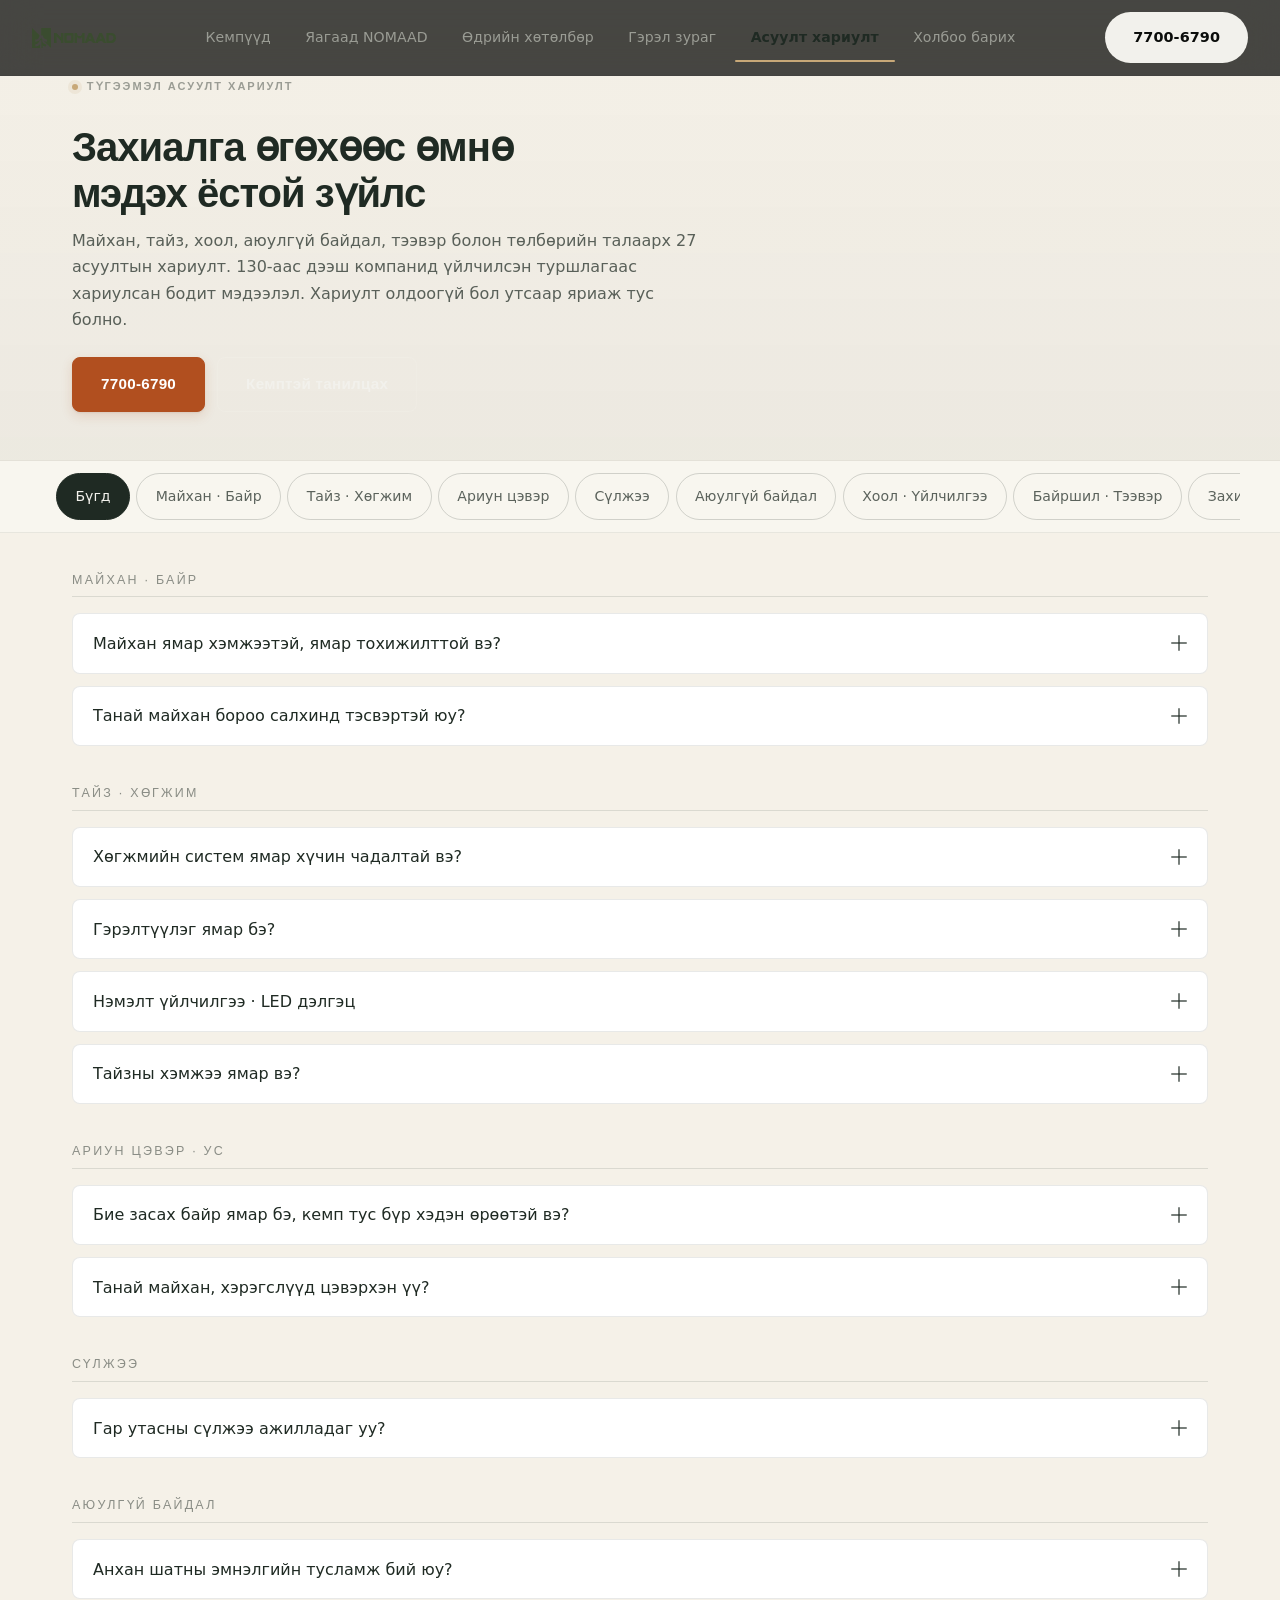
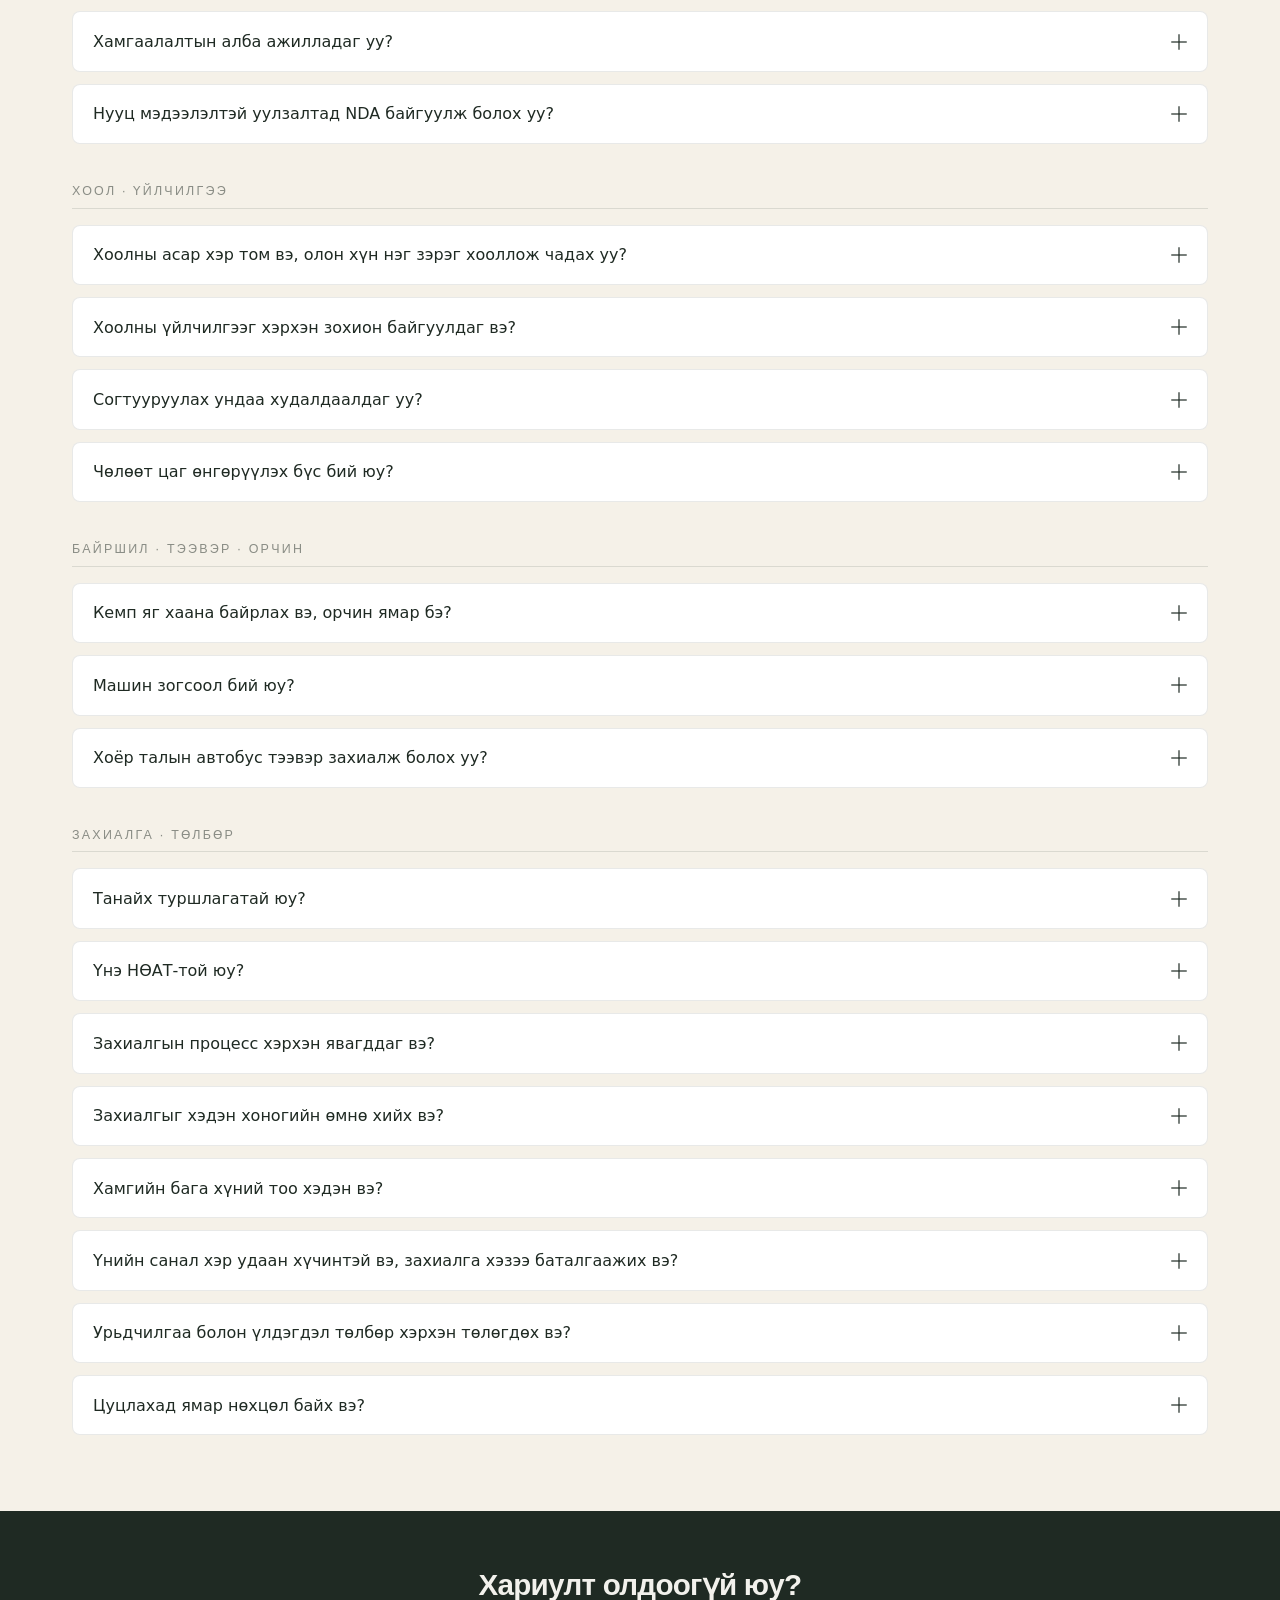
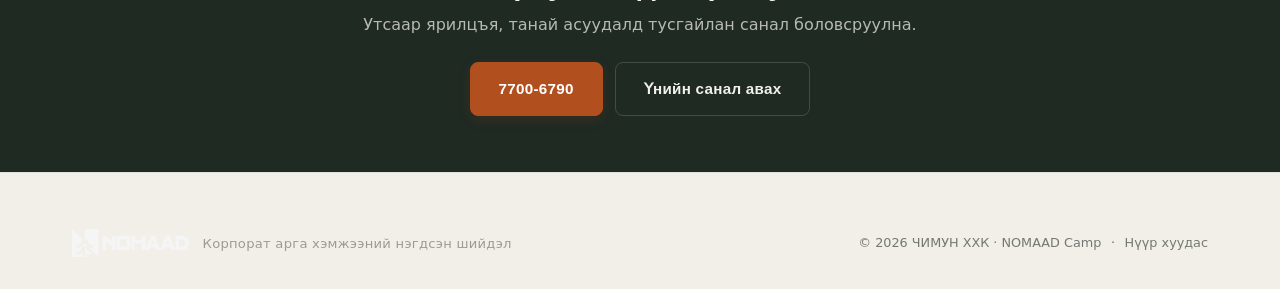
<file: faq.html>
<!DOCTYPE html>
<html lang="mn">
<head>
<meta charset="UTF-8">
<meta name="viewport" content="width=device-width, initial-scale=1.0">
<meta http-equiv="Content-Security-Policy" content="default-src 'self'; script-src 'self' https://www.googletagmanager.com; style-src 'self' 'unsafe-inline' https://fonts.googleapis.com; font-src 'self' https://fonts.gstatic.com; img-src 'self' data: blob: https://nomaadcamp.com https://www.googletagmanager.com https://www.google-analytics.com; media-src 'self'; connect-src 'self' https://www.google-analytics.com https://*.analytics.google.com; worker-src 'self' blob:; child-src blob:">
<title>Түгээмэл асуулт хариулт | NOMAAD Camp</title>
<meta name="description" content="NOMAAD кемпийн майхан, тайз, хоол, тээвэр болон үйлчилгээний талаарх 27 асуултын хариулт. 130+ компанид үйлчилсэн туршлага.">
<link rel="icon" type="image/svg+xml" href="favicon.svg">
<link rel="mask-icon" href="favicon.svg" color="#2F3E2F">
<meta name="theme-color" content="#2F3E2F">
<meta name="robots" content="index,follow">
<link rel="canonical" href="https://nomaadcamp.com/faq.html">

<meta property="og:type" content="website">
<meta property="og:title" content="Түгээмэл асуулт хариулт | NOMAAD Camp">
<meta property="og:description" content="Майхан, тайз, хоол, тээвэр болон үйлчилгээний талаарх 27 асуултын хариулт.">
<meta property="og:url" content="https://nomaadcamp.com/faq.html">
<meta property="og:image" content="https://nomaadcamp.com/assets/faq/dining-tent-interior.jpg">
<meta property="og:site_name" content="NOMAAD Camp">
<meta property="og:locale" content="mn_MN">

<link rel="preload" href="style.css" as="style">
<link rel="stylesheet" href="style.css">
<link rel="preconnect" href="https://fonts.googleapis.com">
<link rel="preconnect" href="https://fonts.gstatic.com" crossorigin>
<link rel="stylesheet" href="https://fonts.googleapis.com/css2?family=Inter:wght@400;500;600;700&family=Inter+Tight:wght@600;700&family=Manrope:wght@500;700;800&display=swap">

<!--
  ─── FAQ structured data (FAQPage) ────────────────────────────────
  Mirrors the visible Q&A list. Keep in sync when answers change.
-->
<script type="application/ld+json">
{
  "@context": "https://schema.org",
  "@type": "FAQPage",
  "mainEntity": [
    {"@type":"Question","name":"Танайх туршлагатай юу?","acceptedAnswer":{"@type":"Answer","text":"NOMAAD нь 2021 оноос хойш 130-аас дээш байгууллагын гадаах арга хэмжээ, кемп болон корпоратив хөтөлбөрүүдийг зохион байгуулсан туршлагатай. Нийт 1000 хүртэлх хүний хоноглох хүчин чадалтай."}},
    {"@type":"Question","name":"Майхан ямар хэмжээтэй, ямар тохижилттой вэ?","acceptedAnswer":{"@type":"Answer","text":"5 метр диаметртэй том майхан, нэг майханд 6 хүний багтаамжтай. Майхан тус бүрд 6 ор, дэр, бүтээлэг, цахилгаан розетка, гэрэлтүүлэг бүрэн тоноглогдсон."}},
    {"@type":"Question","name":"Захиалгыг хэдэн хоногийн өмнө хийх вэ?","acceptedAnswer":{"@type":"Answer","text":"Багц, хүний тоо болон арга хэмжээнээс хамааран 3–6 долоо хоногийн өмнө захиалга хийхийг зөвлөдөг. Баасан, Бямба гарагийн захиалга эрэлттэй байдаг тул аль болох эрт захиалах нь тохиромжтой."}},
    {"@type":"Question","name":"Цуцлахад ямар нөхцөл байх вэ?","acceptedAnswer":{"@type":"Answer","text":"Арга хэмжээ болохоос 14-өөс дээш хоногийн өмнө цуцалбал 100% буцаалт; 7–13 хоногийн өмнө 50% буцаалт; 7 хоногийн дотор буцаалтгүй. Цаг агаарын онцгой нөхцөл, байгалийн гамшиг болон давагдашгүй хүчин зүйл үүссэн тохиолдолд хугацаа шилжүүлэх боломжтой."}},
    {"@type":"Question","name":"Хамгийн бага хүний тоо хэдэн вэ?","acceptedAnswer":{"@type":"Answer","text":"NOMAAD Grove нь 20 хүнээс, Meadow 50 хүнээс, Summit 100 хүнээс эхэлдэг. Үүнээс цөөн тохиолдолд Премиум нүүдлийн кемпийг санал болгоно."}}
  ]
}
</script>

<!-- Google tag (gtag.js) -->
<script async src="https://www.googletagmanager.com/gtag/js?id=G-9BX36FS624"></script>
<script src="/analytics.js" defer></script>
</head>
<body class="faq-page">
<a class="skip-link" href="#main-content">Үндсэн контент руу алгасах</a>

<nav class="nav">
  <a href="/" class="nav-logo" aria-label="NOMAAD Camp">
    <img src="nomaad-logo.svg" alt="NOMAAD" class="nav-logo-word" width="148" height="35" decoding="async">
  </a>
  <div class="nav-links" id="primary-nav">
    <a href="/#camps">Кемпүүд</a>
    <a href="/#why-nomaad">Яагаад NOMAAD</a>
    <a href="/#midweek">Өдрийн хөтөлбөр</a>
    <a href="/#gallery">Гэрэл зураг</a>
    <a href="/faq.html" aria-current="page" class="is-active">Асуулт хариулт</a>
    <a href="/#map">Холбоо барих</a>
  </div>
  <div class="nav-actions">
    <a class="nav-cta" href="tel:+97677006790">7700-6790</a>
    <button class="nav-toggle" type="button" aria-label="Цэс" aria-controls="primary-nav" aria-expanded="false">
      <svg viewBox="0 0 24 24" fill="none" stroke="currentColor" stroke-width="1.8">
        <path d="M4 6h16M4 12h16M4 18h16"/>
      </svg>
    </button>
  </div>
</nav>

<main id="main-content">

<header class="faq-hero">
  <div class="container">
    <span class="eyebrow"><span class="eyebrow-dot"></span>Түгээмэл асуулт хариулт</span>
    <h1>Захиалга өгөхөөс өмнө<br>мэдэх ёстой зүйлс</h1>
    <p class="faq-hero__sub">
      Майхан, тайз, хоол, аюулгүй байдал, тээвэр болон төлбөрийн талаарх
      27 асуултын хариулт. 130-аас дээш компанид үйлчилсэн туршлагаас хариулсан
      бодит мэдээлэл. Хариулт олдоогүй бол утсаар яриаж тус болно.
    </p>
    <div class="faq-hero__actions">
      <a class="btn btn--accent" href="tel:+97677006790">7700-6790</a>
      <a class="btn btn--ghost" href="/#camps">Кемптэй танилцах</a>
    </div>
  </div>
</header>

<div class="faq-tabs" role="tablist" aria-label="Ангилалууд">
  <div class="container faq-tabs__inner">
    <button class="faq-tab is-active" type="button" data-faq-filter="all" role="tab" aria-selected="true">Бүгд</button>
    <button class="faq-tab" type="button" data-faq-filter="tent" role="tab">Майхан · Байр</button>
    <button class="faq-tab" type="button" data-faq-filter="stage" role="tab">Тайз · Хөгжим</button>
    <button class="faq-tab" type="button" data-faq-filter="hygiene" role="tab">Ариун цэвэр</button>
    <button class="faq-tab" type="button" data-faq-filter="power" role="tab">Сүлжээ</button>
    <button class="faq-tab" type="button" data-faq-filter="safety" role="tab">Аюулгүй байдал</button>
    <button class="faq-tab" type="button" data-faq-filter="food" role="tab">Хоол · Үйлчилгээ</button>
    <button class="faq-tab" type="button" data-faq-filter="location" role="tab">Байршил · Тээвэр</button>
    <button class="faq-tab" type="button" data-faq-filter="booking" role="tab">Захиалга · Төлбөр</button>
  </div>
</div>

<!--
  Each <details> uses native HTML accordion. data-category powers the tab
  filter (faq.js). Photos use <picture> with WebP + JPG fallback.

  All answers below are pre-filled from the official 2025 brochure +
  Б.Мөнх-Учрал's confirmation. Numeric specs marked "{{TODO}}" need
  user verification before publishing.
-->
<section class="faq-list">
  <div class="container">

    <!-- ── МАЙХАН · БАЙР ─────────────────────────────────────────── -->
    <h2 class="faq-cat-title" data-cat="tent">Майхан · Байр</h2>

    <details class="faq-item" data-category="tent" id="tent-size">
      <summary>
        <span class="faq-q">Майхан ямар хэмжээтэй, ямар тохижилттой вэ?</span>
        <span class="faq-icon" aria-hidden="true"></span>
      </summary>
      <div class="faq-answer">
        <figure class="faq-figure">
          <picture>
            <source srcset="/assets/faq/tent-interior-beds.webp" type="image/webp">
            <img src="/assets/faq/tent-interior-beds.jpg" alt="Майхны дотор тал, 6 ор" loading="lazy" width="1200" height="800">
          </picture>
        </figure>
        <div class="faq-text">
          <p><strong>5 метрийн диаметртэй</strong> том майхан бөгөөд нэг майханд <strong>6 хүртэлх хүн</strong> байрлах боломжтой.</p>

          <p><strong>Майхны дотор:</strong></p>
          <ul>
            <li>6 ор</li>
            <li>бүтээлэг</li>
          </ul>
          <p>багтсан байдаг.</p>

          <p><strong>Sleeping bag</strong></p>
          <p>Стандарт болон Премиум багцын үнэд sleeping bag багтсан.</p>
          <p>Үндсэн багц сонгосон тохиолдолд зочин өөрөө sleeping bag авч ирэх эсвэл нэмэлтээр захиалах боломжтой. Үнэ: <strong>15,000₮ / хүн</strong>.</p>

          <p><strong>NOMAAD SIGNATURE хийлдэг майхан</strong></p>
          <p>Үндсэн байрлах майхнаас гадна удирдлага, тусгай зочид болон VIP оролцогчдод зориулсан premium хийлдэг майхны сонголттой.</p>
          <p>Майхан бүр:</p>
          <ul>
            <li>хөнжил</li>
            <li>цагаан хэрэглэл</li>
            <li>дэр</li>
            <li>тав тухтай дотоод тохижилт</li>
          </ul>
          <p>бүхий илүү тайван, хувийн орчныг бүрдүүлэхэд зориулагдсан.</p>

          <figure class="faq-figure" style="margin-top: 1rem;">
            <picture>
              <source srcset="/assets/faq/nomaad-signature-interior.webp" type="image/webp">
              <img src="/assets/faq/nomaad-signature-interior.jpg" alt="NOMAAD SIGNATURE хийлдэг майхны дотор тал, цагаан хэрэглэл, NOMAAD брэндийн дэр" loading="lazy" width="1200" height="800">
            </picture>
          </figure>
        </div>
      </div>
    </details>

    <details class="faq-item" data-category="tent">
      <summary>
        <span class="faq-q">Танай майхан бороо салхинд тэсвэртэй юу?</span>
        <span class="faq-icon" aria-hidden="true"></span>
      </summary>
      <div class="faq-answer">
        <div class="faq-text">
          <p>NOMAAD брэндийн <strong>хөвөн даавуун майхан</strong>, <strong>давхар бүрээстэй, ус нэвтэрдэггүй</strong>. Шалаар ус орохгүй, <strong>олон талт татлагтай</strong> тул хүчтэй салхинд тэсвэртэй.</p>
        </div>
      </div>
    </details>



    <!-- ── ТАЙЗ · ХӨГЖИМ ─────────────────────────────────────────── -->
    <h2 class="faq-cat-title" data-cat="stage">Тайз · Хөгжим</h2>

    <details class="faq-item" data-category="stage" id="stage-overview">
      <summary>
        <span class="faq-q">Хөгжмийн систем ямар хүчин чадалтай вэ?</span>
        <span class="faq-icon" aria-hidden="true"></span>
      </summary>
      <div class="faq-answer">
        <figure class="faq-figure">
          <picture>
            <source srcset="/assets/faq/stage-overview.webp" type="image/webp">
            <img src="/assets/faq/stage-overview.jpg" alt="NOMAAD тайз ба хөгжмийн систем" loading="lazy" width="1200" height="800">
          </picture>
        </figure>
        <div class="faq-text">
          <p>Гадаа арга хэмжээнд нэг хүнд <strong>3–5W</strong> хөгжмийн чадал тооцох нь олон улсын стандарт. NOMAAD-ийн систем үүнээс илүү нөөцтэй учраас том орчинд ч дуу алдагдалгүй, цэвэр хүрнэ.</p>

          <p><strong>Кемп тус бүрийн нийт чадал:</strong></p>
          <ul>
            <li><strong>NOMAAD Summit</strong> · <strong>16,000W</strong></li>
            <li><strong>NOMAAD Meadow</strong> · <strong>5,000W</strong></li>
            <li><strong>NOMAAD Grove</strong> · <strong>5,000W</strong></li>
          </ul>

          <p>Систем нь хэт чанга дуу гаргахад бус, тайзны урд болон арын бүсэд байрлах зочдод дууг жигд, ойлгомжтой, цэвэр хүргэх мэргэжлийн нөөц чадалтайгаар төлөвлөгдсөн.</p>

          <p>Бүх кемпт <strong>утасгүй микрофон, миксер</strong> болон шаардлагатай <strong>цахилгаан хангамж</strong> бүрэн суурилагдсан байдаг.</p>
        </div>
      </div>
    </details>

    <details class="faq-item" data-category="stage">
      <summary>
        <span class="faq-q">Гэрэлтүүлэг ямар бэ?</span>
        <span class="faq-icon" aria-hidden="true"></span>
      </summary>
      <div class="faq-answer">
        <figure class="faq-figure">
          <picture>
            <source srcset="/assets/faq/stage-lighting.webp" type="image/webp">
            <img src="/assets/faq/stage-lighting.jpg" alt="Тайзны гэрэлтүүлэг" loading="lazy" width="1200" height="800">
          </picture>
        </figure>
        <div class="faq-text">
          <p>Гадаа арга хэмжээний уур амьсгалд гэрэлтүүлэг чухал үүрэгтэй. NOMAAD нь зөвхөн гэрэл асаахаас илүү, арга хэмжээний агуулга, орчны мэдрэмж болон хөтөлбөрийн урсгалд тохирсон олон төрлийн гэрэлтүүлгийн зохион байгуулалт хийдэг.</p>

          <p><strong>Тайзны гэрэлтүүлэг</strong></p>
          <p>Илтгэл, тоглолт, оройн хөтөлбөрт зориулсан мэргэжлийн LED тайзны гэрэлтүүлэгтэй. Хөтөлбөрийн агуулга, хөгжмийн хэмнэл болон арга хэмжээний өнгө төрхөд тохируулан гэрлийн өнгө, эффектийг өөрчлөх боломжтой.</p>

          <p><strong>Орчны гэрэлтүүлэг</strong></p>
          <p>Кемпийн бүх хэсэгт зориулсан зөөлөн орчны гэрэлтүүлэгтэй. Шөнийн цагт аюулгүй зорчих, тав тухтай орчин болон дулаан уур амьсгалыг бүрдүүлдэг.</p>
        </div>
      </div>
    </details>

    <details class="faq-item" data-category="stage">
      <summary>
        <span class="faq-q">Нэмэлт үйлчилгээ &middot; LED дэлгэц</span>
        <span class="faq-icon" aria-hidden="true"></span>
      </summary>
      <div class="faq-answer">
        <figure class="faq-figure">
          <picture>
            <source srcset="/assets/faq/stage-led.webp" type="image/webp">
            <img src="/assets/faq/stage-led.jpg" alt="LED дэлгэц 18м²" loading="lazy" width="1200" height="800">
          </picture>
        </figure>
        <div class="faq-text">
          <p><strong>18м² хэмжээтэй (6м × 3м)</strong> өндөр нягтралтай LED дэлгэц. Тайзны үндсэн дэлгэц, арын дэвсгэр, илтгэл, видео контент, ивээн тэтгэгчийн дүрс, хөтөлбөрийн дүрслэлд ашиглана.</p>

          <p>Гадаа орчинд харагдах тод өнгө, өндөр гэрэлтүүлэгтэй учир өдөр, оройн аль ч цагт тохиромжтой.</p>

          <p><strong>Үнэ: 1,728,000₮</strong></p>
        </div>
      </div>
    </details>

    <details class="faq-item" data-category="stage">
      <summary>
        <span class="faq-q">Тайзны хэмжээ ямар вэ?</span>
        <span class="faq-icon" aria-hidden="true"></span>
      </summary>
      <div class="faq-answer">
        <figure class="faq-figure">
          <picture>
            <source srcset="/assets/faq/stage-overview.webp" type="image/webp">
            <img src="/assets/faq/stage-overview.jpg" alt="NOMAAD тайзны хэмжээ" loading="lazy" width="1200" height="800">
          </picture>
        </figure>
        <div class="faq-text">
          <ul>
            <li><strong>NOMAAD Summit</strong>, <strong>8м × 4м</strong> (32м²) тайз, каркастай</li>
            <li><strong>NOMAAD Meadow</strong>, <strong>6м × 4м</strong> (24м²) тайз, каркастай</li>
            <li><strong>NOMAAD Grove</strong>, <strong>4м × 3м</strong> (12м²) тайз, каркастай</li>
          </ul>
          <p>Та тайзны хэвлэл хийлгэх бол манай менежерүүдтэй холбогдож мэдээлэл авна уу.</p>
        </div>
      </div>
    </details>


    <!-- ── АРИУН ЦЭВЭР · УС ──────────────────────────────────────── -->
    <h2 class="faq-cat-title" data-cat="hygiene">Ариун цэвэр · Ус</h2>

    <details class="faq-item" data-category="hygiene">
      <summary>
        <span class="faq-q">Бие засах байр ямар бэ, кемп тус бүр хэдэн өрөөтэй вэ?</span>
        <span class="faq-icon" aria-hidden="true"></span>
      </summary>
      <div class="faq-answer">
        <figure class="faq-figure">
          <picture>
            <source srcset="/assets/faq/wc-overview.webp" type="image/webp">
            <img src="/assets/faq/wc-overview.jpg" alt="Ариун цэврийн байгууламж" loading="lazy" width="1200" height="800">
          </picture>
        </figure>
        <div class="faq-text">
          <p>Кемп тус бүр хүний багтаамж болон ашиглалтын нөхцөлд тохирсон ариун цэврийн байгууламжтай.</p>

          <p><strong>Тогтмол ариун цэврийн байгууламж</strong></p>
          <ul>
            <li><strong>NOMAAD Summit</strong> &middot; нийт <strong>8 ариун цэврийн өрөө</strong> (эрэгтэй / эмэгтэй тусдаа)</li>
            <li><strong>NOMAAD Meadow</strong> &middot; нийт <strong>6 ариун цэврийн өрөө</strong> (эрэгтэй / эмэгтэй тусдаа)</li>
            <li><strong>NOMAAD Grove</strong> &middot; нийт <strong>4 ариун цэврийн өрөө</strong> (эрэгтэй / эмэгтэй тусдаа)</li>
          </ul>

          <p>Байгууламж бүрд:</p>
          <ul>
            <li>цэвэр ус</li>
            <li>гар угаалтуур</li>
            <li>ариун цэврийн цаас</li>
          </ul>
          <p>тогтмол хангагдсан байдаг.</p>

          <p><strong>Зочдын ариун цэврийн багц</strong></p>
          <p>Захиалагч нэмэлтээр <strong>"Зочдын ариун цэврийн багц"</strong> үйлчилгээг сонгосон тохиолдолд:</p>
          <ul>
            <li>шүдний сойз</li>
            <li>шүдний оо</li>
            <li>саван</li>
            <li>шампунь</li>
          </ul>
          <p>багтсан багцыг ариун цэврийн байгууламжид урьдчилан байршуулдаг. Үнэ: <strong>5,000₮ / хүн</strong>.</p>

          <p><strong>Томоохон арга хэмжээ</strong></p>
          <p><strong>600-аас дээш</strong> хүний арга хэмжээний үед нэмэлт нүүдлийн ариун цэврийн байгууламж болон <strong>24 цагийн цэвэрлэгээний баг</strong> ажиллуулж, тасралтгүй цэвэр байдал болон хэвийн ажиллагааг хангадаг.</p>
        </div>
      </div>
    </details>

    <details class="faq-item" data-category="hygiene">
      <summary>
        <span class="faq-q">Танай майхан, хэрэгслүүд цэвэрхэн үү?</span>
        <span class="faq-icon" aria-hidden="true"></span>
      </summary>
      <div class="faq-answer">
        <div class="faq-text">
          <p><strong>Тийм.</strong> NOMAAD нь бүх майхан, sleeping bag, цагаан хэрэглэл болон арга хэмжээний хэрэгслүүдээ Улаанбаатар хот дахь өөрийн агуулахад тогтмол цэвэрлэгээ, угаалга болон засвар үйлчилгээ хийж бэлтгэдэг.</p>

          <p>Арга хэмжээ бүрийн дараа:</p>

          <ul>
            <li>цэвэрлэгээ</li>
            <li>угаалга</li>
            <li>хатаалт</li>
            <li>эвдрэл шалгалт</li>
            <li>засвар үйлчилгээ</li>
          </ul>

          <p>зэргийг нэгдсэн журмаар хийж, дараагийн арга хэмжээнд бэлэн байдлыг хангадаг.</p>

          <p>Гадаа арга хэмжээний орчинд ариун цэвэр, тоног төхөөрөмжийн бэлэн байдал нь зочдын тав тухтай шууд холбоотой гэж үздэг тул NOMAAD энэ хэсэгт тогтмол анхаарч ажилладаг.</p>
        </div>
      </div>
    </details>


    <!-- ── СҮЛЖЭЭ ────────────────────────────────────────────────── -->
    <h2 class="faq-cat-title" data-cat="power">Сүлжээ</h2>

    <details class="faq-item" data-category="power">
      <summary>
        <span class="faq-q">Гар утасны сүлжээ ажилладаг уу?</span>
        <span class="faq-icon" aria-hidden="true"></span>
      </summary>
      <div class="faq-answer">
        <div class="faq-text">
          <p>Кемпийн орчинд <strong>Unitel, Mobicom</strong> үүрэн сүлжээ холбогдсон.</p>
        </div>
      </div>
    </details>


    <!-- ── АЮУЛГҮЙ БАЙДАЛ ────────────────────────────────────────── -->
    <h2 class="faq-cat-title" data-cat="safety">Аюулгүй байдал</h2>

    <details class="faq-item" data-category="safety">
      <summary>
        <span class="faq-q">Анхан шатны эмнэлгийн тусламж бий юу?</span>
        <span class="faq-icon" aria-hidden="true"></span>
      </summary>
      <div class="faq-answer">
        <div class="faq-text">
          <p><strong>Премиум багцад</strong> анхан шатны эмнэлгийн тусламжийн үйлчилгээ багтдаг.</p>

          <p>NOMAAD нь арга хэмжээний хүний тоо, үргэлжлэх хугацаа болон хөтөлбөрийн онцлогт тохируулан эмч, сувилагч болон тусламжийн асрын зохион байгуулалтыг төлөвлөдөг.</p>

          <ul>
            <li><strong>200–300 хүний арга хэмжээ</strong> &middot; 1 эмч, 1 сувилагч</li>
            <li><strong>500+ хүний арга хэмжээ</strong> &middot; 1 эмч, 2 сувилагч</li>
            <li><strong>1000+ хүний арга хэмжээ</strong> &middot; өргөтгөсөн эмнэлгийн баг болон standby тээврийн бэлэн байдал</li>
          </ul>

          <p>Олон хүнтэй гадаах арга хэмжээний үед эмнэлгийн багийн бэлэн байдал, тусламжийн цэг болон яаралтай үйлчилгээний зохион байгуулалтыг нэмэгдүүлэн ажиллуулдаг.</p>

          <p><strong>Үндсэн</strong> болон <strong>Стандарт</strong> багцад нэмэлтээр захиалах боломжтой.</p>
        </div>
      </div>
    </details>

    <details class="faq-item" data-category="safety">
      <summary>
        <span class="faq-q">Хамгаалалтын алба ажилладаг уу?</span>
        <span class="faq-icon" aria-hidden="true"></span>
      </summary>
      <div class="faq-answer">
        <div class="faq-text">
          <p><strong>Премиум багцад</strong> арга хэмжээний хүний тоо болон хөтөлбөрийн онцлогт тохирсон хамгаалалтын үйлчилгээ багтдаг.</p>

          <p>Олон улсын гадаах festival болон corporate event-ийн нийтлэг жишигт:</p>

          <ul>
            <li>тайван, бага эрсдэлтэй арга хэмжээнд <strong>100 зочин тутамд 1 хамгаалалтын ажилтан</strong></li>
            <li>олон хүнтэй, оройн хөтөлбөртэй, согтууруулах ундаа орсон арга хэмжээнд <strong>30–50 зочин тутамд 1 хамгаалалтын ажилтан</strong> төлөвлөх нь түгээмэл байдаг</li>
          </ul>

          <p>NOMAAD нь арга хэмжээний хүний тоо, хөтөлбөрийн агуулга, оройн үйл ажиллагаа болон кемпийн бүсчилсэн зохион байгуулалтад тохируулан хамгаалалтын багийн бүтэц, тоог төлөвлөдөг.</p>

          <p><strong>Үндсэн</strong> болон <strong>Стандарт</strong> багцад хамгаалалтын үйлчилгээг нэмэлтээр захиалах боломжтой.</p>
        </div>
      </div>
    </details>

    <details class="faq-item" data-category="safety">
      <summary>
        <span class="faq-q">Нууц мэдээлэлтэй уулзалтад NDA байгуулж болох уу?</span>
        <span class="faq-icon" aria-hidden="true"></span>
      </summary>
      <div class="faq-answer">
        <div class="faq-text">
          <p><strong>Тийм</strong>. Премиум багц болон нүүдлийн кемпд NDA (нууцлалын гэрээ) байгуулах боломжтой. VIP уулзалт, хөрөнгө оруулагчдын уулзалт, хэлэлцээрийн агуулгыг нууцалж хамгаална.</p>
        </div>
      </div>
    </details>


    <!-- ── ХООЛ · ҮЙЛЧИЛГЭЭ ──────────────────────────────────────── -->
    <h2 class="faq-cat-title" data-cat="food">Хоол · Үйлчилгээ</h2>

    <details class="faq-item" data-category="food">
      <summary>
        <span class="faq-q">Хоолны асар хэр том вэ, олон хүн нэг зэрэг хооллож чадах уу?</span>
        <span class="faq-icon" aria-hidden="true"></span>
      </summary>
      <div class="faq-answer">
        <figure class="faq-figure">
          <picture>
            <source srcset="/assets/faq/dining-tent-interior.webp" type="image/webp">
            <img src="/assets/faq/dining-tent-interior.jpg" alt="Хоолны асар, 300m² дотор" loading="lazy" width="1200" height="800">
          </picture>
        </figure>
        <div class="faq-text">
          <p>Кемп тус бүр захиалагч байгууллагын бүх зочдыг нэгэн зэрэг хүлээн авах боломжтой томоохон хоолны асартай.</p>

          <ul>
            <li><strong>NOMAAD Summit</strong> &middot; <strong>540м²</strong> хоолны асар (500-аас дээш хүний захиалгын үед хүний тоо болон зохион байгуулалтын хэрэгцээнээс хамааран <strong>1500м²</strong> хүртэл нэмэлтээр өргөтгөх боломжтой)</li>
            <li><strong>NOMAAD Meadow</strong> &middot; <strong>300м²</strong> хоолны асар</li>
            <li><strong>NOMAAD Grove</strong> &middot; <strong>200м²</strong> хоолны асар</li>
          </ul>

          <p>Олон улсын гадаах event зохион байгуулалтын жишигт нэг хүнд дунджаар <strong>1–1.5м²</strong> хоолны болон суудлын талбай төлөвлөх нь түгээмэл байдаг. NOMAAD-ийн хоолны асрууд нь энэ жишигт нийцсэн бөгөөд олон хүнтэй арга хэмжээний үед ч тав тухтай, чөлөөтэй орчныг бүрдүүлэх хэмжээтэйгээр төлөвлөгдсөн.</p>

          <p>Хоолны асрууд нь хоол үйлчилгээ, хүлээн авалт, оройн хөтөлбөр болон цаг агаарын нөхцөлөөс үл хамааран ашиглах боломжтой гадаах зохион байгуулалтын үндсэн хэсэг юм.</p>
        </div>
      </div>
    </details>

    <details class="faq-item" data-category="food">
      <summary>
        <span class="faq-q">Хоолны үйлчилгээг хэрхэн зохион байгуулдаг вэ?</span>
        <span class="faq-icon" aria-hidden="true"></span>
      </summary>
      <div class="faq-answer">
        <figure class="faq-figure">
          <picture>
            <source srcset="/assets/faq/kitchen-team.webp" type="image/webp">
            <img src="/assets/faq/kitchen-team.jpg" alt="Тогоочийн баг" loading="lazy" width="1200" height="800">
          </picture>
        </figure>
        <div class="faq-text">
          <p>Хоол үйлчилгээг үндсэн сервис (порц) хэлбэрээр эсвэл буфет хэлбэрээр зохион байгуулдаг. Илүү өргөн сонголт, чөлөөтэй хооллох орчин хүсвэл буфет хэлбэрт шилжүүлэх боломжтой.</p>

          <ul>
            <li><strong>Өдрийн буфет</strong> &middot; <strong>12,000₮ / хүн</strong></li>
            <li><strong>Оройн буфет</strong> &middot; <strong>12,000₮ / хүн</strong></li>
          </ul>

          <p>Олон хүнтэй гадаа арга хэмжээний үед хоолны урсгал, зочдын сонголт болон үйлчилгээний хурдыг хангах зорилгоор буфет зохион байгуулалт түгээмэл ашиглагддаг.</p>
        </div>
      </div>
    </details>

    <details class="faq-item" data-category="food">
      <summary>
        <span class="faq-q">Согтууруулах ундаа худалдаалдаг уу?</span>
        <span class="faq-icon" aria-hidden="true"></span>
      </summary>
      <div class="faq-answer">
        <figure class="faq-figure">
          <picture>
            <source srcset="/assets/faq/bartender.webp" type="image/webp">
            <img src="/assets/faq/bartender.jpg" alt="Bartender үйлчилгээ" loading="lazy" width="1200" height="800">
          </picture>
        </figure>
        <div class="faq-text">
          <p><strong>Үгүй.</strong> NOMAAD нь согтууруулах ундаа худалдаалдаггүй.</p>

          <p>Захиалагч байгууллага нь өөрийн арга хэмжээний формат, хэрэгцээнд тохируулан алкохол төрлийн ундаа, жүүс болон бусад ус, ундааг бэлтгэн авч ирдэг. Шаардлагатай тохиолдолд <strong>Bartender үйлчилгээ, Moonbeam Lounge коктейль бар</strong> болон барны зохион байгуулалтыг нэмэлтээр зохион байгуулах боломжтой.</p>
        </div>
      </div>
    </details>

    <details class="faq-item" data-category="food">
      <summary>
        <span class="faq-q">Чөлөөт цаг өнгөрүүлэх бүс бий юу?</span>
        <span class="faq-icon" aria-hidden="true"></span>
      </summary>
      <div class="faq-answer">
        <figure class="faq-figure">
          <picture>
            <source srcset="/assets/faq/chill-zone-forest.webp" type="image/webp">
            <img src="/assets/faq/chill-zone-forest.jpg" alt="Модон дунд амралтын бүс" loading="lazy" width="1200" height="800">
          </picture>
        </figure>
        <div class="faq-text">
          <p><strong>Тийм.</strong> Кемпүүд нь амралт, чөлөөт цаг болон багийн уур амьсгалыг дэмжих зорилгоор хэд хэдэн бүсчилсэн орчинтой.</p>

          <p><strong>Entertainment Zone</strong></p>
          <p>Тайз, DJ, гэрэлтүүлэг болон оройн хөтөлбөрийн үндсэн талбай.</p>

          <p><strong>Sport Zone</strong></p>
          <p>Багийн тоглоом, спорт болон гадаах идэвхтэй хөтөлбөрүүдэд зориулсан хэсэг.</p>

          <p><strong>Chill Zone</strong></p>
          <p>Модон дундах амралтын бүс, дүүжин ор, тойрог сандал, түүдэг галын талбай болон тайван уур амьсгал бүрдүүлэх хэсэг.</p>

          <p><strong>Free Lounge</strong></p>
          <p>Зочид чөлөөтэй сууж ярилцах, амрах зориулалттай нээлттэй lounge орчин.</p>
        </div>
      </div>
    </details>


    <!-- ── БАЙРШИЛ · ТЭЭВЭР ──────────────────────────────────────── -->
    <h2 class="faq-cat-title" data-cat="location">Байршил · Тээвэр · Орчин</h2>

    <details class="faq-item" data-category="location">
      <summary>
        <span class="faq-q">Кемп яг хаана байрлах вэ, орчин ямар бэ?</span>
        <span class="faq-icon" aria-hidden="true"></span>
      </summary>
      <div class="faq-answer">
        <figure class="faq-figure">
          <picture>
            <source srcset="/assets/faq/location-aerial.webp" type="image/webp">
            <img src="/assets/faq/location-aerial.jpg" alt="Кемп агаараас" loading="lazy" width="1200" height="800">
          </picture>
        </figure>
        <div class="faq-text">
          <p><strong>Эрдэнэ сум, Төв аймаг · Улаанбаатараас 75 км.</strong> Зөвхөн танай байгууллагад зориулагдсан хаалттай кемп. Google Maps дээр <strong>"NOMAAD GLAMPING"</strong> гэж хайн чиглэл авах боломжтой. Газрын зургийг <a class="faq-inline-link" href="/#map">энд харах<span class="faq-inline-link__arrow" aria-hidden="true">→</span></a></p>

          <p><strong>Кемп тус бүрд өөр өөрийн орчин:</strong></p>
          <ul>
            <li><strong>NOMAAD Grove</strong>, ойн дунд, 360° модоор хүрээлэгдсэн</li>
            <li><strong>NOMAAD Meadow</strong>, ойн захад, харууц сайтай нөмөр</li>
            <li><strong>NOMAAD Summit</strong>, уулын оройд, өргөн уужим орчин</li>
          </ul>
        </div>
      </div>
    </details>

    <details class="faq-item" data-category="location">
      <summary>
        <span class="faq-q">Машин зогсоол бий юу?</span>
        <span class="faq-icon" aria-hidden="true"></span>
      </summary>
      <div class="faq-answer">
        <figure class="faq-figure">
          <picture>
            <source srcset="/assets/faq/parking.webp" type="image/webp">
            <img src="/assets/faq/parking.jpg" alt="Машины зогсоол" loading="lazy" width="1200" height="800">
          </picture>
        </figure>
        <div class="faq-text">
          <p>Кемп бүр <strong>тэмдэглэгдсэн тусгай машины зогсоолтой</strong> бөгөөд зочдын хувийн автомашиныг зохион байгуулалтын дагуу тухайн бүсэд байршуулдаг.</p>

          <p>Аюулгүй байдал, дуу чимээ болон кемпийн тав тухтай орчныг хадгалах зорилгоор <strong>автомашинаар үндсэн арга хэмжээний талбай руу нэвтрэхийг хориглодог</strong>. Энэ нь зочдын чөлөөтэй хөдөлгөөн, аюулгүй байдал болон гадаах орчны тав тухыг хангахад чиглэсэн зохион байгуулалтын нэг хэсэг юм.</p>
        </div>
      </div>
    </details>

    <details class="faq-item" data-category="location">
      <summary>
        <span class="faq-q">Хоёр талын автобус тээвэр захиалж болох уу?</span>
        <span class="faq-icon" aria-hidden="true"></span>
      </summary>
      <div class="faq-answer">
        <div class="faq-text">
          <p><strong>Тийм.</strong> 45 хүний автобусаар 2 талын тээврийн зохион байгуулалт хийх боломжтой.</p>

          <ul>
            <li><strong>Өдрийн хөтөлбөр</strong> &middot; 2 талдаа <strong>1,000,000₮</strong></li>
            <li><strong>Хоногийн хөтөлбөр</strong> &middot; 2 талдаа <strong>1,200,000₮</strong></li>
          </ul>

          <p>Тээврийг захиалагч байгууллагын хөтөлбөр, хүний тоо болон цагийн хуваарьт тохируулан нэгдсэн зохион байгуулалтаар явуулдаг.</p>
        </div>
      </div>
    </details>


    <!-- ── ЗАХИАЛГА · ТӨЛБӨР ─────────────────────────────────────── -->
    <h2 class="faq-cat-title" data-cat="booking">Захиалга · Төлбөр</h2>

    <details class="faq-item" data-category="booking" id="track-record">
      <summary>
        <span class="faq-q">Танайх туршлагатай юу?</span>
        <span class="faq-icon" aria-hidden="true"></span>
      </summary>
      <div class="faq-answer">
        <div class="faq-text">
          <p>NOMAAD нь <strong>2021 оноос хойш 130-аас дээш байгууллагын</strong> гадаах арга хэмжээ, кемп болон корпоратив хөтөлбөрүүдийг зохион байгуулсан туршлагатай.</p>

          <p>Бид жил бүр кемпийн бүтэц, тоног төхөөрөмж болон зохион байгуулалтаа шинэчилж ажилладаг бөгөөд нийт <strong>1000 хүртэлх хүний хоноглох хүчин чадалтай</strong> зохион байгуулалтын түвшинд хүрсэн.</p>

          <p>Олон хүнтэй гадаа арга хэмжээний үед:</p>

          <ul>
            <li>хоол үйлчилгээ</li>
            <li>тайз, дуу, гэрэлтүүлэг</li>
            <li>ариун цэврийн байгууламж</li>
            <li>тээвэр</li>
            <li>аюулгүй байдал</li>
            <li>анхан шатны эмнэлгийн тусламж</li>
            <li>хөтөлбөрийн зохион байгуулалт</li>
          </ul>

          <p>зэрэг бүх ажиллагааг нэгдсэн системээр төлөвлөн ажилладаг.</p>
        </div>
      </div>
    </details>

    <details class="faq-item" data-category="booking" id="price-vat">
      <summary>
        <span class="faq-q">Үнэ НӨАТ-той юу?</span>
        <span class="faq-icon" aria-hidden="true"></span>
      </summary>
      <div class="faq-answer">
        <div class="faq-text">
          <p><strong>Тийм.</strong> Сайт, үнийн саналд харагдах бүх үнэ НӨАТ багтсан. Нэмэлт татвар, шимтгэл байхгүй.</p>
        </div>
      </div>
    </details>

    <details class="faq-item" data-category="booking" id="booking-process">
      <summary>
        <span class="faq-q">Захиалгын процесс хэрхэн явагддаг вэ?</span>
        <span class="faq-icon" aria-hidden="true"></span>
      </summary>
      <div class="faq-answer">
        <div class="faq-text">
          <p>Захиалгын процессыг илүү ойлгомжтой, хурдан болгохын тулд NOMAAD бүх зохион байгуулалтыг дараах <strong>7 үе шаттайгаар</strong> ажиллуулдаг.</p>

          <ol class="booking-steps">
            <li>
              <p><strong>Сайтаас үнийн санал авах</strong></p>
              <p><a class="faq-inline-link" href="https://nomaadcamp.com" target="_blank" rel="noopener">nomaadcamp.com<span class="faq-inline-link__arrow" aria-hidden="true">→</span></a> сайтаас кемп, багц болон нэмэлт үйлчилгээгээ сонгож, огноо болон хүний тоогоо оруулан хүсэлт илгээнэ. Систем нийт үнийн дүнг урьдчилан тооцоолж харуулдаг.</p>
            </li>
            <li>
              <p><strong>PDF үнийн санал</strong></p>
              <p>24 цагийн дотор танай имэйл рүү:</p>
              <ul>
                <li>дэлгэрэнгүй PDF үнийн санал</li>
                <li>төлбөрийн нөхцөл</li>
                <li>дансны мэдээлэл</li>
                <li>цуцлалтын нөхцөл</li>
              </ul>
              <p>зэргийг багтаасан албан мэдээлэл хүргэгдэнэ.</p>
            </li>
            <li>
              <p><strong>Уулзалт, зөвлөгөө</strong></p>
              <p>Шаардлагатай тохиолдолд манай удирдлага болон менежерүүдтэй уулзалт товлон, арга хэмжээний зохион байгуулалт болон нэмэлт шийдлүүдээ ярилцах боломжтой.</p>
            </li>
            <li>
              <p><strong>Гэрээ + 30% урьдчилгаа</strong></p>
              <p>Гэрээ байгуулж, 30%-ийн урьдчилгаа төлөгдсөний дараа захиалга албан ёсоор баталгаажна.</p>
            </li>
            <li>
              <p><strong>Төлөвлөлт</strong></p>
              <p>NOMAAD баг:</p>
              <ul>
                <li>хөтөлбөр</li>
                <li>техник</li>
                <li>хоол үйлчилгээ</li>
                <li>тээвэр</li>
                <li>нэмэлт үйлчилгээ</li>
                <li>тайз, дуу, гэрэлтүүлэг</li>
              </ul>
              <p>зэрэг бүх зохион байгуулалтыг нэгдсэн байдлаар төлөвлөж бэлтгэнэ.</p>
            </li>
            <li>
              <p><strong>Үлдэгдэл төлбөр</strong></p>
              <p>Үлдэгдэл 70%-ийн төлбөрийг арга хэмжээ болохоос 7 хоногийн өмнө төлнө.</p>
            </li>
            <li>
              <p><strong>Арга хэмжээ + тайлан</strong></p>
              <p>Бэлтгэл болон арга хэмжээний явцад тогтмол мэдээлэл, тайлан хүргэж ажилладаг. Арга хэмжээний дараа фото, видео материал бүхий тайлан захиалагчид хүлээлгэн өгнө.</p>
            </li>
          </ol>

          <p><a class="btn btn--accent" href="/#camps" style="display: inline-block; margin-top: 8px;">Сайтаас үнийн санал авах →</a></p>
        </div>
      </div>
    </details>

    <details class="faq-item" data-category="booking" id="booking-lead-time">
      <summary>
        <span class="faq-q">Захиалгыг хэдэн хоногийн өмнө хийх вэ?</span>
        <span class="faq-icon" aria-hidden="true"></span>
      </summary>
      <div class="faq-answer">
        <div class="faq-text">
          <p>Багц, хүний тоо болон арга хэмжээнээс хамааран <strong>3–6 долоо хоногийн өмнө</strong> захиалга хийхийг зөвлөдөг.</p>

          <p>Ялангуяа <strong>Баасан, Бямба</strong> гарагийн захиалга эрэлттэй байдаг тул хүссэн огноо, кемп болон зохион байгуулалтаа баталгаажуулахын тулд аль болох эрт захиалах нь тохиромжтой.</p>
        </div>
      </div>
    </details>

    <details class="faq-item" data-category="booking">
      <summary>
        <span class="faq-q">Хамгийн бага хүний тоо хэдэн вэ?</span>
        <span class="faq-icon" aria-hidden="true"></span>
      </summary>
      <div class="faq-answer">
        <div class="faq-text">
          <p>Кемп бүрд хамгийн бага хүний тоо ялгаатай:</p>
          <ul>
            <li><strong>NOMAAD Grove</strong>, <strong>20</strong> хүнээс</li>
            <li><strong>NOMAAD Meadow</strong>, <strong>50</strong> хүнээс</li>
            <li><strong>NOMAAD Summit</strong>, <strong>100</strong> хүнээс</li>
          </ul>
          <p>20-аас доош тохиолдолд (10-20 хүний VIP уулзалт, хөрөнгө оруулагчдын аялал) Премиум нүүдлийн кемпийг тусгайлан санал болгоно.</p>
        </div>
      </div>
    </details>

    <details class="faq-item" data-category="booking">
      <summary>
        <span class="faq-q">Үнийн санал хэр удаан хүчинтэй вэ, захиалга хэзээ баталгаажих вэ?</span>
        <span class="faq-icon" aria-hidden="true"></span>
      </summary>
      <div class="faq-answer">
        <div class="faq-text">
          <p>Үнийн санал нь гаргасан өдрөөс хойш <strong>14 хоногийн</strong> хугацаанд хүчинтэй байна.</p>

          <p>Захиалга нь гэрээнд гарын үсэг зурж, <strong>30%-ийн урьдчилгаа</strong> төлөгдсөний дараа албан ёсоор баталгаажна.</p>

          <p>Өндөр ачааллын өдрүүдэд захиалга хурдан дүүрдэг тул аль болох эрт баталгаажуулахыг зөвлөж байна.</p>
        </div>
      </div>
    </details>

    <details class="faq-item" data-category="booking">
      <summary>
        <span class="faq-q">Урьдчилгаа болон үлдэгдэл төлбөр хэрхэн төлөгдөх вэ?</span>
        <span class="faq-icon" aria-hidden="true"></span>
      </summary>
      <div class="faq-answer">
        <div class="faq-text">
          <p>Захиалга баталгаажих өдөр <strong>30% урьдчилгаа</strong> төлнө. Үлдэгдэл <strong>70%</strong>-ийг арга хэмжээ болохоос 7 хоногийн өмнө дансаар шилжүүлж төлнө.</p>
        </div>
      </div>
    </details>

    <details class="faq-item" data-category="booking" id="cancellation">
      <summary>
        <span class="faq-q">Цуцлахад ямар нөхцөл байх вэ?</span>
        <span class="faq-icon" aria-hidden="true"></span>
      </summary>
      <div class="faq-answer">
        <div class="faq-text">
          <ul>
            <li>Арга хэмжээ болохоос <strong>14-өөс дээш хоногийн өмнө</strong> цуцалсан тохиолдолд &middot; <strong>100% буцаалт</strong></li>
            <li><strong>7–13 хоногийн өмнө</strong> цуцалсан тохиолдолд &middot; <strong>50% буцаалт</strong></li>
            <li><strong>7 хоногийн дотор</strong> цуцалсан тохиолдолд &middot; <strong>буцаалтгүй</strong></li>
          </ul>

          <p>Цаг агаарын онцгой нөхцөл, байгалийн гамшиг болон давагдашгүй хүчин зүйл үүссэн тохиолдолд захиалгын хугацааг харилцан тохиролцож шилжүүлэх боломжтой.</p>
        </div>
      </div>
    </details>

  </div>
</section>

<section class="faq-cta">
  <div class="container">
    <h2>Хариулт олдоогүй юу?</h2>
    <p>Утсаар ярилцъя, танай асуудалд тусгайлан санал боловсруулна.</p>
    <div class="faq-cta__actions">
      <a class="btn btn--accent" href="tel:+97677006790">7700-6790</a>
      <a class="btn btn--ghost" href="/#camps">Үнийн санал авах</a>
    </div>
  </div>
</section>

</main>

<footer class="footer footer--simple">
  <div class="container">
    <div class="footer-bar">
      <a href="/" class="footer-brand-mark" aria-label="NOMAAD Camp">
        <img src="nomaad-logo-light.svg" alt="NOMAAD" width="148" height="35" loading="lazy" decoding="async">
        <span>Корпорат арга хэмжээний нэгдсэн шийдэл</span>
      </a>
      <div class="footer-meta-row">
        <span>© 2026 ЧИМУН ХХК · NOMAAD Camp</span>
        <span class="footer-meta-row__sep" aria-hidden="true">·</span>
        <a href="/" style="color: inherit;">Нүүр хуудас</a>
      </div>
    </div>
  </div>
</footer>

<script src="/faq.js" defer></script>
</body>
</html>
</file>
<file: style.css>
/* ─────────────────────────────────────────────────────────────
   NOMAAD Camp — Premium corporate design system
   Dark charcoal, deep forest green, warm sand accents.
   ───────────────────────────────────────────────────────────── */

:root {
  --bg:          #0B0D0B;
  --surface:     #121512;
  --surface-2:   #171B17;
  --surface-3:   #1E231E;
  --line:        rgba(245, 245, 240, 0.08);
  --line-2:      rgba(245, 245, 240, 0.16);
  --text:        #F2F1EC;
  --muted:       #9A9C94;
  --dim:         #6A6C65;
  --sand:        #C8A878;
  --sand-2:      #E0C79A;
  --sand-dim:    rgba(200, 168, 120, 0.12);
  --forest:      #2E3A28;
  --forest-2:    #4A5E3E;
  --forest-dim:  rgba(74, 94, 62, 0.18);
  --error:       #D94A3A;
  --nav-h:       76px;
  --container:   1200px;
  --ease:        cubic-bezier(0.22, 1, 0.36, 1);
  --radius:      14px;

  /* Standardised radius scale, prefer these over magic numbers */
  --radius-sm:   8px;
  --radius-md:   12px;
  --radius-lg:   16px;
  --radius-pill: 999px;

  /* Unified light-page background, used on both home & faq */
  --bg-cream:    #F5F1E8;
}

* { margin: 0; padding: 0; box-sizing: border-box; }
.visually-hidden {
  position: absolute !important;
  left: -9999px !important;
  opacity: 0 !important;
  pointer-events: none !important;
  width: 1px;
  height: 1px;
  overflow: hidden;
}
html { scroll-behavior: smooth; -webkit-font-smoothing: antialiased; -moz-osx-font-smoothing: grayscale; }
body {
  font-family: 'Inter', system-ui, -apple-system, Segoe UI, sans-serif;
  background: var(--bg);
  color: var(--text);
  line-height: 1.6;
  font-size: 16px;
  font-weight: 400;
  overflow-x: hidden;
}
body.menu-open { overflow: hidden; }
img { max-width: 100%; display: block; }
a { color: inherit; text-decoration: none; }
button { font: inherit; }
::selection { background: var(--sand); color: var(--bg); }

.skip-link {
  position: fixed;
  top: 0.75rem;
  left: 0.75rem;
  z-index: 1000;
  background: var(--sand);
  color: var(--bg);
  padding: 0.65rem 0.9rem;
  border-radius: 0.55rem;
  font-weight: 600;
  transform: translateY(-140%);
  transition: transform 0.2s var(--ease);
}
.skip-link:focus-visible { transform: translateY(0); }

:focus-visible {
  outline: 2px solid var(--sand);
  outline-offset: 2px;
}

/* ── TYPOGRAPHY ── */
h1, h2, h3, h4, h5 {
  font-family: 'Manrope', 'Inter', system-ui, sans-serif;
  font-weight: 600;
  line-height: 1.2;
  letter-spacing: -0.02em;
  color: var(--text);
}
h1 {
  font-size: clamp(2rem, 4.6vw, 3.4rem);
  font-weight: 600;
  letter-spacing: -0.025em;
  line-height: 1.15;
}
h2 {
  font-size: clamp(1.5rem, 3vw, 2.2rem);
  font-weight: 500;
  letter-spacing: -0.02em;
  line-height: 1.25;
}
h3 {
  font-size: clamp(1.1rem, 2vw, 1.35rem);
  font-weight: 600;
  letter-spacing: -0.01em;
  line-height: 1.35;
}
h4 { font-size: 1.05rem; letter-spacing: -0.01em; }
p  { color: var(--muted); font-size: 16px; line-height: 1.6; }

.eyebrow {
  display: inline-flex;
  align-items: center;
  gap: 0.55rem;
  font-family: 'Inter', sans-serif;
  font-size: 0.72rem;
  font-weight: 600;
  letter-spacing: 0.22em;
  text-transform: uppercase;
  color: var(--muted);
  margin-bottom: 1.25rem;
}
.eyebrow-dot {
  width: 6px; height: 6px;
  border-radius: var(--radius-pill);
  background: var(--sand);
  box-shadow: 0 0 0 4px rgba(200, 168, 120, 0.14);
}

/* ── LAYOUT ── */
.container {
  max-width: var(--container);
  margin: 0 auto;
  padding: 0 2rem;
}
.section {
  padding: clamp(4.2rem, 8vw, 6rem) 0;
  position: relative;
}
.section--tight { padding: 64px 0; }
.section--flush-top { padding-top: 0; }
.section-head { max-width: 760px; margin-bottom: 3rem; }
.section-head p {
  font-size: clamp(1rem, 1.2vw, 1.08rem);
  margin-top: 0.85rem;
  line-height: 1.65;
}
.section-head--center { margin-left: auto; margin-right: auto; text-align: center; }

/* ── NAV ── */
.nav {
  position: fixed; inset: 0 0 auto 0; z-index: 100;
  height: var(--nav-h);
  display: flex; align-items: center; justify-content: space-between;
  padding: 0 2rem;
  background: rgba(11, 13, 11, 0.75);
  backdrop-filter: blur(18px) saturate(1.4);
  -webkit-backdrop-filter: blur(18px) saturate(1.4);
  border-bottom: 1px solid rgba(245, 245, 240, 0.15);
  transition: background 0.25s var(--ease), border-color 0.25s var(--ease), box-shadow 0.25s var(--ease);
}
.nav.is-scrolled {
  background: rgba(11, 13, 11, 0.88);
  box-shadow: 0 10px 30px rgba(0, 0, 0, 0.26);
}
.nav-logo {
  display: inline-flex;
  align-items: center;
  gap: 0.65rem;
  height: 40px;
  transition: opacity 0.18s var(--ease);
}
.nav-logo:hover { opacity: 0.88; }
.nav-logo-word {
  height: 20px;
  width: auto;
  display: block;
  opacity: 1;
}
.nav-links {
  display: flex; gap: 0.15rem; align-items: center;
}
.nav-links a {
  color: var(--muted);
  font-size: 0.88rem;
  font-weight: 500;
  letter-spacing: 0.005em;
  padding: 0.55rem 1rem;
  border-radius: var(--radius-sm);
  transition: color 0.2s var(--ease), background 0.2s var(--ease);
}
.nav-links a:hover { color: var(--text); background: rgba(255, 255, 255, 0.06); }
.nav-links a.active { color: var(--text); background: var(--surface-2); }
.nav-actions {
  display: flex;
  align-items: center;
  gap: 0.75rem;
}
.nav-cta {
  display: inline-flex; align-items: center; justify-content: center; gap: 0.4rem;
  background: var(--text); color: var(--bg);
  padding: 14px 28px;
  border-radius: var(--radius-pill);
  font-size: 0.9rem; font-weight: 600;
  letter-spacing: 0.005em;
  transition: filter 0.2s var(--ease), background 0.2s var(--ease), color 0.2s var(--ease);
}
.nav-cta:hover { filter: brightness(0.9); }
.nav-toggle {
  display: none;
  background: none; border: none; color: var(--text);
  cursor: pointer; padding: 0.5rem;
}
.nav-toggle svg { width: 24px; height: 24px; }

/* ── BUTTONS ── */
.btn {
  display: inline-flex; align-items: center; justify-content: center; gap: 0.5rem;
  padding: 14px 28px;
  border-radius: var(--radius-pill);
  font-family: 'Inter', sans-serif;
  font-weight: 600;
  font-size: 0.95rem;
  letter-spacing: 0.005em;
  border: 1px solid transparent;
  cursor: pointer;
  transition: filter 0.2s var(--ease), background 0.2s var(--ease), border-color 0.2s var(--ease), color 0.2s var(--ease);
}
.btn:hover { filter: brightness(0.9); }
.btn--primary {
  background: var(--text);
  color: var(--bg);
}
.btn--primary:hover { filter: brightness(0.9); }
.btn--sand {
  background: var(--sand);
  color: var(--bg);
}
.btn--sand:hover { filter: brightness(0.9); }
.btn--forest {
  background: var(--forest-2);
  color: var(--text);
}
.btn--forest:hover { filter: brightness(0.9); }
.btn--ghost {
  background: transparent;
  color: var(--text);
  border-color: var(--line-2);
}
.btn--ghost:hover { background: rgba(255, 255, 255, 0.06); border-color: rgba(255, 255, 255, 0.3); filter: none; }
.btn--lg { padding: 14px 28px; font-size: 0.95rem; }

/* ── PLACEHOLDER MEDIA (no images — pure CSS atmospheres) ── */
.ph {
  position: relative;
  overflow: hidden;
  border-radius: var(--radius-lg);
  border: 1px solid var(--line);
  background: var(--surface-2);
  aspect-ratio: 4 / 3;
  isolation: isolate;
}
.ph::before,
.ph::after {
  content: '';
  position: absolute; inset: 0;
  z-index: 0;
}
.ph::before {
  background:
    radial-gradient(ellipse 80% 55% at 50% 18%, rgba(200, 168, 120, 0.18), transparent 65%),
    radial-gradient(ellipse 55% 40% at 80% 8%, rgba(255, 233, 190, 0.16), transparent 70%),
    linear-gradient(180deg, #1a2318 0%, #141814 40%, #0e110d 100%);
}
.ph::after {
  background:
    linear-gradient(180deg, transparent 55%, rgba(46, 58, 40, 0.38) 70%, rgba(11, 13, 11, 0.95) 100%),
    radial-gradient(ellipse 60% 30% at 60% 95%, rgba(46, 58, 40, 0.55), transparent 70%);
}
.ph-hill {
  position: absolute; left: -5%; right: -5%; bottom: -5%;
  height: 60%;
  z-index: 1;
  background:
    radial-gradient(ellipse 65% 100% at 30% 100%, rgba(30, 40, 26, 0.95) 0%, rgba(30, 40, 26, 0) 70%),
    radial-gradient(ellipse 75% 100% at 75% 100%, rgba(18, 24, 16, 0.95) 0%, rgba(18, 24, 16, 0) 72%);
}
.ph-hill::before {
  content: '';
  position: absolute; left: 0; right: 0; bottom: 0;
  height: 45%;
  background: linear-gradient(180deg, transparent, rgba(8, 10, 8, 0.9));
}
.ph-sun {
  position: absolute;
  top: 18%;
  left: 58%;
  width: clamp(60px, 9vw, 110px); height: clamp(60px, 9vw, 110px);
  border-radius: var(--radius-pill);
  z-index: 1;
  background: radial-gradient(circle, rgba(255, 225, 178, 0.92) 0%, rgba(200, 168, 120, 0.35) 55%, transparent 75%);
  filter: blur(0.5px);
  opacity: 0.85;
}
.ph-label {
  position: absolute; left: 1.1rem; bottom: 1.1rem;
  z-index: 2;
  font-family: 'Inter', sans-serif;
  font-size: 0.66rem;
  letter-spacing: 0.22em;
  text-transform: uppercase;
  font-weight: 600;
  color: rgba(242, 241, 236, 0.68);
  padding: 0.4rem 0.75rem;
  border: 1px solid rgba(242, 241, 236, 0.12);
  border-radius: var(--radius-pill);
  background: rgba(11, 13, 11, 0.45);
  backdrop-filter: blur(4px);
}
.ph--tall  { aspect-ratio: 3 / 4; }
.ph--wide  { aspect-ratio: 16 / 9; }
.ph--sq    { aspect-ratio: 1 / 1; }
.ph--hero  { aspect-ratio: auto; min-height: 100%; border-radius: 0; border: none; }

/* variant gradients for visual variety without images */
.ph--dawn::before {
  background:
    radial-gradient(ellipse 75% 55% at 55% 15%, rgba(230, 190, 140, 0.26), transparent 65%),
    radial-gradient(ellipse 60% 35% at 80% 10%, rgba(255, 225, 180, 0.18), transparent 70%),
    linear-gradient(180deg, #1f2a1b 0%, #15181a 42%, #0d0f10 100%);
}
.ph--forest::before {
  background:
    radial-gradient(ellipse 75% 55% at 50% 20%, rgba(110, 140, 90, 0.28), transparent 65%),
    linear-gradient(180deg, #1a2416 0%, #111711 50%, #0a0d09 100%);
}
.ph--night::before {
  background:
    radial-gradient(ellipse 55% 35% at 70% 14%, rgba(200, 200, 220, 0.14), transparent 70%),
    radial-gradient(ellipse 85% 60% at 50% 100%, rgba(74, 94, 62, 0.25), transparent 70%),
    linear-gradient(180deg, #0d1210 0%, #0a0d0a 60%, #06080a 100%);
}
.ph--sand::before {
  background:
    radial-gradient(ellipse 80% 55% at 50% 18%, rgba(230, 200, 150, 0.26), transparent 65%),
    linear-gradient(180deg, #22201a 0%, #17170f 40%, #0d0e0a 100%);
}

/* ── HERO SLIDER ── */
.hero-slides {
  position: absolute;
  inset: 0;
}
.hero-slide {
  position: absolute;
  inset: 0;
  background-size: cover;
  background-position: center;
  background-repeat: no-repeat;
  opacity: 0;
  transition: opacity 1.4s ease;
  filter: saturate(1.18) brightness(1.06);
}
.hero-slide.is-active { opacity: 1; }

/* ── HERO ── */
.hero {
  position: relative;
  min-height: min(92vh, 860px);
  display: flex; align-items: center;
  padding: calc(var(--nav-h) + 3rem) 0 5rem;
  overflow: hidden;
  background: var(--bg);
}
.hero-media {
  position: absolute; inset: 0;
  z-index: 0;
  overflow: hidden;
  background: var(--primary-forest, #2F3E2F);
}
.hero-media .ph {
  position: absolute; inset: 0;
  border-radius: 0;
  border: none;
  aspect-ratio: auto;
  opacity: 0.72;
}
.hero-media .ph::before {
  background:
    radial-gradient(ellipse 90% 55% at 50% 12%, rgba(220, 185, 140, 0.22), transparent 65%),
    radial-gradient(ellipse 55% 35% at 82% 8%, rgba(255, 230, 180, 0.18), transparent 70%),
    linear-gradient(180deg, #141d12 0%, #0e120d 45%, #07090a 100%);
}
.hero-media::after {
  content: '';
  position: absolute; inset: 0;
  background:
    linear-gradient(180deg, rgba(11,13,11,0.18) 0%, rgba(11,13,11,0.32) 55%, rgba(11,13,11,0.88) 100%),
    linear-gradient(90deg, rgba(11,13,11,0.32) 0%, rgba(11,13,11,0) 70%);
  z-index: 1;
}
.hero-inner {
  position: relative; z-index: 2;
  max-width: 880px;
}
.hero h1 {
  margin-top: 0.25rem;
}
/* Sand gradient text only on legacy/dark hero variants, NOT the corporate home hero */
.hero:not(.hero--corporate) h1 span {
  background: linear-gradient(120deg, var(--sand) 0%, var(--sand-2) 55%, #eed7a6 100%);
  -webkit-background-clip: text;
  background-clip: text;
  color: transparent;
}
.hero-sub {
  font-size: clamp(1.02rem, 1.25vw, 1.18rem);
  color: rgba(242, 241, 236, 0.78);
  margin: 1.25rem 0 2rem;
  max-width: 620px;
  line-height: 1.7;
  font-weight: 400;
}
.hero-actions { display: flex; gap: 0.75rem; flex-wrap: wrap; }
.hero-meta {
  margin-top: 2.25rem;
  display: flex;
  gap: 0.85rem;
  flex-wrap: wrap;
  align-items: center;
  color: var(--muted);
  font-size: 0.82rem;
  letter-spacing: 0.04em;
}
.hero-meta span[aria-hidden] { color: var(--dim); }

/* ── PAGE HEADER ── */
.page-header {
  position: relative;
  padding: calc(var(--nav-h) + 5rem) 0 4rem;
  overflow: hidden;
}
.page-header .ph {
  position: absolute; inset: 0;
  border-radius: 0; border: none;
  aspect-ratio: auto;
  opacity: 0.42;
  z-index: 0;
}
.page-header::after {
  content: '';
  position: absolute; inset: 0;
  z-index: 1;
  background: linear-gradient(180deg, rgba(11,13,11,0.6), rgba(11,13,11,0.92));
}
.page-header .container { position: relative; z-index: 2; }
.page-header h1 {
  font-size: 48px;
  font-weight: 600;
}
.page-header p {
  margin-top: 1.1rem;
  max-width: 680px;
  font-size: clamp(1rem, 1.3vw, 1.12rem);
  color: rgba(242, 241, 236, 0.78);
}
.page-header .eyebrow { margin-bottom: 1rem; }

/* ── CAPACITY BAND ── */
.capacity {
  display: grid;
  grid-template-columns: 1fr 1fr;
  gap: 1.25rem;
  margin-top: 3rem;
}
.capacity .card {
  padding: 2rem;
  background: var(--surface);
  border: 1px solid var(--line);
  border-radius: var(--radius-lg);
  transition: border-color 0.2s var(--ease), transform 0.3s var(--ease);
}
.capacity .card:hover { border-color: var(--line-2); transform: translateY(-2px); }
.capacity .card .tag {
  display: inline-block;
  font-size: 0.72rem;
  font-weight: 600;
  letter-spacing: 0.18em;
  text-transform: uppercase;
  color: var(--sand);
  margin-bottom: 0.75rem;
}
.capacity .card .num {
  font-family: 'Manrope', sans-serif;
  font-size: clamp(2rem, 3.2vw, 2.6rem);
  font-weight: 800;
  letter-spacing: -0.03em;
  color: var(--text);
  margin-bottom: 0.5rem;
}
.capacity .card p { color: var(--muted); font-size: 0.95rem; }

/* ── INCLUDES (chips) ── */
.includes {
  margin-top: 2.5rem;
  display: flex;
  flex-wrap: wrap;
  gap: 0.6rem;
}
.includes .chip {
  display: inline-flex;
  align-items: center;
  gap: 0.5rem;
  padding: 0.7rem 1.1rem;
  border: 1px solid var(--line);
  border-radius: var(--radius-pill);
  background: var(--surface);
  color: var(--text);
  font-size: 0.88rem;
  font-weight: 500;
}
.includes .chip::before {
  content: '';
  width: 6px; height: 6px;
  border-radius: var(--radius-pill);
  background: var(--forest-2);
}

/* ── PRICE BLOCK ── */
.price-block {
  margin-top: 3rem;
  padding: 2.5rem;
  background: linear-gradient(180deg, rgba(200, 168, 120, 0.08), var(--surface) 70%);
  border: 1px solid rgba(200, 168, 120, 0.35);
  border-radius: var(--radius-lg);
  display: grid;
  grid-template-columns: 1fr auto;
  gap: 2rem;
  align-items: center;
}
.price-block .label {
  font-size: 0.74rem;
  letter-spacing: 0.2em;
  text-transform: uppercase;
  color: var(--muted);
  font-weight: 600;
  margin-bottom: 0.75rem;
}
.price-block .price {
  font-family: 'Manrope', sans-serif;
  font-size: clamp(2.2rem, 4vw, 3.2rem);
  font-weight: 800;
  letter-spacing: -0.035em;
  color: var(--text);
  line-height: 1;
}
.price-block .price small {
  font-size: 0.9rem;
  color: var(--muted);
  font-weight: 500;
  letter-spacing: 0;
  margin-left: 0.25rem;
}
.price-block .note {
  margin-top: 0.85rem;
  color: var(--muted);
  font-size: 0.92rem;
}

/* ── FEATURE CARDS (home highlights) ── */
.feat-grid {
  display: grid;
  grid-template-columns: repeat(3, 1fr);
  gap: 1.5rem;
  margin-top: 3rem;
  align-items: stretch;
}
.feat {
  position: relative;
  background: var(--surface);
  border: 1px solid var(--line);
  border-radius: var(--radius);
  overflow: hidden;
  display: flex;
  flex-direction: column;
  height: 100%;
  transition: transform 0.2s var(--ease), border-color 0.2s var(--ease);
}
.feat:hover { transform: translateY(-4px); border-color: var(--line-2); }
.feat .ph {
  border-radius: 0;
  border: none;
  aspect-ratio: 4 / 3;
}
.feat-body { padding: 1.75rem 1.85rem 2rem; display: flex; flex-direction: column; flex: 1; }
.feat .eyebrow { margin-bottom: 0.75rem; }
.feat h3 { margin-bottom: 0.5rem; }
.feat p { font-size: 0.95rem; }
.feat .feat-link {
  display: inline-flex;
  align-items: center;
  gap: 0.45rem;
  margin-top: auto;
  padding-top: 1.25rem;
  color: var(--sand);
  font-size: 0.9rem;
  font-weight: 600;
  letter-spacing: 0.02em;
  transition: gap 0.2s var(--ease);
}
.feat .feat-link:hover { gap: 0.75rem; }

/* ── SPLIT (image + text) ── */
.split {
  display: grid;
  grid-template-columns: 1.05fr 0.95fr;
  gap: 3.5rem;
  align-items: center;
}
.split--reverse .split-media { order: 2; }
.split-media .ph { aspect-ratio: 4 / 5; }
.split-body h2 { margin-bottom: 1rem; }
.split-body p { font-size: 1.02rem; line-height: 1.7; margin-bottom: 1rem; }
.split-body .btn { margin-top: 1.5rem; }

/* ── CONTACT FORM ── */
.contact-layout {
  display: grid;
  grid-template-columns: 1fr 1.1fr;
  gap: 3.5rem;
  align-items: start;
}
.contact-info .info-item {
  padding: 1.1rem 0;
  border-bottom: 1px solid var(--line);
}
.contact-info .info-label {
  font-size: 0.74rem;
  letter-spacing: 0.14em;
  color: var(--muted);
  text-transform: uppercase;
  margin-bottom: 0.4rem;
  display: block;
}
.contact-info .info-value {
  font-size: 1.05rem;
  color: var(--text);
}
.contact-info .info-value a { color: var(--sand); }
.contact-info .info-value a:hover { color: var(--sand-2); }

.form {
  background: var(--surface);
  border: 1px solid var(--line);
  border-radius: var(--radius-md);
  padding: 2.4rem;
}
.form-field {
  margin-bottom: 16px;
  display: flex;
  flex-direction: column;
}
.form-field label {
  font-size: 0.74rem;
  color: var(--muted);
  letter-spacing: 0.1em;
  text-transform: uppercase;
  font-weight: 600;
  margin-bottom: 0.5rem;
}
.form-field input,
.form-field select,
.form-field textarea {
  width: 100%;
  background: var(--bg);
  border: 1px solid var(--line);
  border-radius: var(--radius-sm);
  padding: 14px 16px;
  color: var(--text);
  font: inherit;
  font-size: 16px;
  transition: border-color 0.2s var(--ease), background 0.2s var(--ease);
}
.form-field input:focus,
.form-field select:focus,
.form-field textarea:focus {
  outline: none;
  border-color: var(--sand);
  background: var(--surface-2);
}
.form-field textarea { resize: vertical; min-height: 110px; }
.form-hp { position: absolute; left: -9999px; }
.form-submit {
  width: 100%;
  justify-content: center;
  margin-top: 8px;
  padding: 16px 28px;
  font-size: 1rem;
  font-weight: 700;
}
.form-feedback {
  margin-top: 1rem;
  font-size: 0.92rem;
  padding: 0.9rem 1rem;
  border-radius: var(--radius-md);
  display: none;
}
.form-feedback.is-success {
  display: block;
  background: rgba(74, 94, 62, 0.18);
  border: 1px solid rgba(74, 94, 62, 0.65);
  color: var(--text);
}
.form-feedback.is-error {
  display: block;
  background: rgba(217,74,58,0.12);
  border: 1px solid rgba(217,74,58,0.6);
  color: #f5c2ba;
}

/* ── PREMIUM HIGHLIGHT LIST ── */
.premium-list {
  display: grid;
  grid-template-columns: 1fr 1fr;
  gap: 1rem;
  margin-top: 2.5rem;
}
.premium-list li {
  list-style: none;
  padding: 1.35rem 1.5rem;
  border: 1px solid var(--line);
  border-radius: var(--radius-lg);
  background: var(--surface);
  display: flex;
  gap: 0.85rem;
  align-items: flex-start;
  font-size: 0.96rem;
  line-height: 1.5;
  color: var(--text);
}
.premium-list li::before {
  content: '';
  flex: 0 0 3px;
  align-self: stretch;
  border-radius: 2px;
  background: var(--sand);
  opacity: 0.85;
}

/* ── SECTION BAND (full-bleed placeholder) ── */
.band {
  position: relative;
  min-height: 58vh;
  display: flex; align-items: center;
  padding: clamp(5rem, 8vw, 7rem) 0;
  overflow: hidden;
  background: var(--surface-2);
}
.band .ph {
  position: absolute; inset: 0;
  border-radius: 0; border: none;
  aspect-ratio: auto;
  opacity: 0.52;
  z-index: 0;
}
.band::after {
  content: '';
  position: absolute; inset: 0;
  background: linear-gradient(90deg, rgba(11,13,11,0.9), rgba(11,13,11,0.45) 70%);
  z-index: 1;
}
.band .container { position: relative; z-index: 2; }
.band h2 { max-width: 760px; }
.band p { margin-top: 1.1rem; max-width: 580px; color: rgba(242, 241, 236, 0.82); font-size: 1.05rem; }

/* ── MOBILE CTA BAR ── */
.bottom-cta {
  position: sticky; bottom: 0; left: 0; right: 0;
  z-index: 80;
  background: rgba(11, 13, 11, 0.92);
  backdrop-filter: blur(14px);
  -webkit-backdrop-filter: blur(14px);
  border-top: 1px solid var(--line);
  padding: 0.85rem 1.25rem;
  display: none;
  justify-content: space-between;
  align-items: center;
  gap: 0.75rem;
}
.bottom-cta a.phone {
  color: var(--text);
  font-weight: 600;
  font-size: 0.94rem;
  display: inline-flex;
  align-items: center;
  gap: 0.45rem;
}
.bottom-cta a.phone::before {
  content: '';
  width: 8px; height: 8px;
  border-radius: var(--radius-pill);
  background: var(--forest-2);
  box-shadow: 0 0 0 4px rgba(74, 94, 62, 0.22);
}
.bottom-cta .btn { padding: 0.7rem 1.15rem; font-size: 0.86rem; }

/* ── FOOTER ── */
.footer {
  padding: 4.5rem 0 2rem;
  color: var(--muted);
  font-size: 0.88rem;
}
.footer-top {
  display: grid;
  grid-template-columns: 1.6fr 1fr;
  gap: 3rem;
  padding-bottom: 3rem;
  border-bottom: 1px solid var(--line);
}

/* ── PREMIUM FOOTER — Two-column: Location · Contact ───── */
.footer--premium {
  background: var(--bg);
  padding: 5rem 0 2.5rem;
  color: var(--muted);
}
.footer-grid {
  display: grid;
  grid-template-columns: 1.55fr 1fr;
  gap: 4.5rem;
  padding-bottom: 4rem;
  margin-bottom: 2.5rem;
  border-bottom: 1px solid rgba(242, 241, 236, 0.08);
}
.footer--premium .eyebrow {
  color: var(--sand);
  margin-bottom: 0.75rem;
}
.footer-heading {
  font-family: 'Manrope', 'Inter', sans-serif;
  font-size: 1.85rem;
  font-weight: 700;
  letter-spacing: -0.01em;
  color: var(--text);
  margin: 0.4rem 0 0.65rem;
  line-height: 1.18;
}
.footer-sub {
  color: var(--muted);
  font-size: 0.96rem;
  margin: 0 0 1.75rem;
  max-width: 460px;
}

/* ── LEFT: Location block ────────────────────────────── */
.footer-map-wrap {
  position: relative;
  margin-top: 0.5rem;
}
.footer-location #nomaad-map.map-canvas {
  min-height: 440px;
  border-radius: var(--radius-md);
  overflow: hidden;
  background: rgba(242, 241, 236, 0.04);
}
.footer-map-cta {
  position: absolute;
  right: 1rem;
  bottom: 1rem;
  display: inline-flex;
  align-items: center;
  gap: 0.5rem;
  padding: 0.7rem 1.1rem;
  background: rgba(11, 13, 11, 0.82);
  backdrop-filter: blur(10px);
  -webkit-backdrop-filter: blur(10px);
  border: 1px solid rgba(200, 168, 120, 0.35);
  border-radius: var(--radius-pill);
  color: var(--cream);
  font-family: 'Manrope', 'Inter', sans-serif;
  font-size: 0.86rem;
  font-weight: 600;
  text-decoration: none;
  letter-spacing: 0.01em;
  transition: background 0.18s var(--ease), border-color 0.18s var(--ease), color 0.18s var(--ease), transform 0.18s var(--ease);
  z-index: 5;
}
.footer-map-cta:hover {
  background: var(--sand);
  border-color: var(--sand);
  color: #0B0D0B;
  transform: translateY(-1px);
}
.footer-map-cta svg {
  transition: transform 0.18s var(--ease);
}
.footer-map-cta:hover svg {
  transform: translateX(2px);
}

/* ── RIGHT: Contact block ────────────────────────────── */
.footer-channel {
  padding: 1rem 0;
  border-top: 1px solid rgba(242, 241, 236, 0.06);
}
.footer-channel:first-of-type { border-top: none; padding-top: 0; }
.footer-channel__label {
  display: block;
  font-size: 0.74rem;
  letter-spacing: 0.18em;
  text-transform: uppercase;
  color: var(--muted);
  margin-bottom: 0.45rem;
  font-weight: 500;
}
.footer-channel__primary {
  display: block;
  font-family: 'Manrope', 'Inter', sans-serif;
  font-size: 1.7rem;
  font-weight: 700;
  color: var(--text);
  text-decoration: none;
  letter-spacing: -0.01em;
  line-height: 1.2;
  margin-bottom: 0.5rem;
  transition: color 0.15s var(--ease);
}
.footer-channel__primary:hover { color: var(--sand); }
.footer-channel__phone {
  display: block;
  font-family: 'Manrope', 'Inter', sans-serif;
  font-size: 1.02rem;
  font-weight: 500;
  color: var(--muted);
  text-decoration: none;
  letter-spacing: 0;
  margin-top: 0.3rem;
  transition: color 0.15s var(--ease);
}
.footer-channel__phone:hover { color: var(--text); }
.footer-channel__email {
  color: var(--sand);
  text-decoration: none;
  font-size: 1.02rem;
  font-weight: 500;
  word-break: break-all;
  transition: opacity 0.15s var(--ease);
}
.footer-channel__email:hover { opacity: 0.78; text-decoration: underline; }
.footer-channel__text {
  margin: 0;
  color: var(--text);
  font-size: 0.93rem;
  line-height: 1.55;
  font-weight: 400;
}
.footer-socials {
  display: flex;
  flex-wrap: wrap;
  gap: 0.6rem;
  margin-top: 1.5rem;
}
.footer-social-link {
  display: inline-flex;
  align-items: center;
  gap: 0.55rem;
  padding: 0.55rem 1rem 0.55rem 0.85rem;
  border: 1px solid rgba(242, 241, 236, 0.15);
  border-radius: var(--radius-pill);
  color: var(--text);
  font-size: 0.88rem;
  text-decoration: none;
  transition: border-color 0.18s var(--ease), background 0.18s var(--ease);
}
.footer-social-link:hover {
  border-color: var(--sand);
  background: rgba(200, 168, 120, 0.08);
}
.footer-social-link svg { flex-shrink: 0; }

/* ── Brand bar (bottom row) ──────────────────────────── */
.footer-bar {
  display: flex;
  justify-content: space-between;
  align-items: center;
  flex-wrap: wrap;
  gap: 1.25rem;
  padding-top: 1.5rem;
}
.footer-brand-mark {
  display: inline-flex;
  align-items: center;
  gap: 0.85rem;
  text-decoration: none;
  color: var(--muted);
}
.footer-brand-mark img {
  height: 28px;
  width: auto;
  display: block;
}
.footer-brand-mark span {
  font-size: 0.82rem;
  color: var(--muted);
  letter-spacing: 0.02em;
}
.footer-meta-row {
  display: flex;
  align-items: center;
  gap: 0.6rem;
  font-size: 0.78rem;
  color: var(--muted);
}
.footer-meta-row__sep {
  color: var(--dim);
  opacity: 1;
}

/* ── Responsive ──────────────────────────────────────── */
@media (max-width: 900px) {
  .footer-grid {
    grid-template-columns: 1fr;
    gap: 3.5rem;
  }
}
@media (max-width: 640px) {
  .footer--premium { padding: 3.5rem 0 2rem; }
  .footer-heading { font-size: 1.4rem; }
  .footer-location #nomaad-map.map-canvas { min-height: 280px; }
  .footer-stats { grid-template-columns: 1fr 1fr; gap: 1rem; }
  .footer-channel__primary { font-size: 1.35rem; }
  .footer-bar {
    flex-direction: column;
    align-items: flex-start;
    gap: 1rem;
  }
  .footer-nav-buttons__label { width: 100%; margin-bottom: 0.25rem; }
}
.footer-top .footer-title {
  font-family: 'Inter', sans-serif;
  font-size: 0.72rem;
  letter-spacing: 0.2em;
  text-transform: uppercase;
  font-weight: 600;
  color: var(--text);
  margin-bottom: 1.15rem;
}
.footer-top a {
  display: block;
  color: var(--muted);
  padding: 0.3rem 0;
  transition: color 0.15s var(--ease);
}
.footer-top a:hover { color: var(--text); }
.footer-cta {
  display: flex;
  flex-direction: column;
  gap: 0.85rem;
  align-items: flex-start;
}
.footer-cta .phone {
  font-family: 'Manrope', sans-serif;
  font-size: 1.35rem;
  color: var(--text);
  font-weight: 700;
  letter-spacing: -0.015em;
}
.footer-social {
  display: inline-flex;
  align-items: center;
  gap: 0.5rem;
  padding: 0.55rem 0.9rem;
  border: 1px solid rgba(245, 245, 240, 0.18);
  border-radius: var(--radius-pill);
  font-size: 0.88rem;
  color: var(--text);
  text-decoration: none;
  transition: background 0.2s var(--ease), border-color 0.2s var(--ease);
}
.footer-social:hover {
  background: rgba(245, 245, 240, 0.06);
  border-color: rgba(245, 245, 240, 0.3);
}
.footer-social svg {
  flex-shrink: 0;
}
.footer-bottom {
  padding-top: 2rem;
  display: flex; justify-content: space-between; flex-wrap: wrap; gap: 1rem;
  color: var(--dim);
  font-size: 0.78rem;
  letter-spacing: 0.04em;
}
.footer-brand { max-width: 360px; }
.footer-meta {
  color: var(--muted);
  font-size: 0.85rem;
}
.footer-meta--spaced { margin-top: 0.75rem; }
.footer-logo {
  display: inline-flex;
  align-items: center;
  margin-bottom: 1.1rem;
}
.footer-logo img {
  height: 34px;
  width: auto;
  display: block;
  margin: 0;
}
.footer-tagline {
  font-family: 'Manrope', sans-serif;
  font-size: 0.72rem;
  letter-spacing: 0.28em;
  text-transform: uppercase;
  color: var(--forest-2);
  margin: 0 0 1rem;
  font-weight: 600;
  position: relative;
  padding-left: 1.4rem;
}
.footer-tagline::before {
  content: '';
  position: absolute;
  left: 0; top: 0.42em;
  width: 1rem; height: 1px;
  background: var(--forest-2);
  opacity: 0.7;
}

/* ── UTILITIES ── */
.u-mt-2 { margin-top: 2rem; }

/* ── GALLERY GRID ── */
.gallery-grid {
  display: grid;
  grid-template-columns: repeat(12, 1fr);
  gap: 1rem;
}
.gallery-card {
  grid-column: span 4;
  border-radius: var(--radius);
  overflow: hidden;
  border: 1px solid var(--line);
  background: var(--surface-2);
  min-height: 220px;
}
.gallery-card--wide { grid-column: span 8; }
.gallery-card--tall { grid-row: span 2; min-height: 460px; }
.gallery-card img {
  width: 100%;
  height: 100%;
  object-fit: cover;
  transition: transform 0.45s var(--ease), filter 0.45s var(--ease);
}
.gallery-card:hover img {
  transform: scale(1.04);
  filter: saturate(1.08);
}

/* ── REVEAL ANIMATIONS ── */
.reveal {
  opacity: 1; transform: translateY(0);
  transition: opacity 0.8s var(--ease), transform 0.8s var(--ease);
}
.reveal.is-visible { opacity: 1; transform: translateY(0); }

/* ── RESPONSIVE ── */
@media (max-width: 960px) {
  .nav-links { display: none; }
  .nav-toggle { display: block; }
  .nav.is-open .nav-links {
    display: flex; flex-direction: column;
    position: absolute; top: var(--nav-h); left: 0; right: 0;
    background: var(--bg);
    border-bottom: 1px solid rgba(245, 245, 240, 0.15);
    padding: 1.25rem 2rem 2rem;
    gap: 0.3rem;
  }
  .nav.is-open .nav-links a { padding: 0.8rem 1rem; font-size: 0.98rem; min-height: 44px; display: flex; align-items: center; }
  .nav .nav-cta {
    display: inline-flex;
    padding: 0.66rem 0.95rem;
    font-size: 0.78rem;
  }

  .capacity { grid-template-columns: 1fr; }
  .feat-grid { grid-template-columns: 1fr; }
  .split { grid-template-columns: 1fr; gap: 2rem; }
  .split--reverse .split-media { order: 0; }
  .premium-list { grid-template-columns: 1fr; }
  .contact-layout { grid-template-columns: 1fr; gap: 2rem; }
  .price-block { grid-template-columns: 1fr; text-align: left; }
  .footer-top { grid-template-columns: 1fr; gap: 2rem; }
  .bottom-cta { display: none !important; }
  .gallery-grid { grid-template-columns: repeat(2, minmax(0, 1fr)); }
  .gallery-card,
  .gallery-card--wide,
  .gallery-card--tall { grid-column: auto; grid-row: auto; min-height: 210px; }
}
@media (max-width: 768px) {
  h1 { font-size: clamp(1.8rem, 8vw, 2.4rem); line-height: 1.2; }
  h2 { font-size: clamp(1.35rem, 6vw, 1.8rem); }
  h3 { font-size: 1.08rem; }
  .page-header h1 { font-size: clamp(1.9rem, 8vw, 2.45rem); }
  .section { padding: 64px 0; }
  .section--tight { padding: 48px 0; }

  .nav-links a { min-height: 44px; display: flex; align-items: center; }

  .hero-actions { flex-direction: column; align-items: stretch; }
  .hero-actions .btn { width: 100%; }
  .btn { width: 100%; }
  .nav-cta { width: auto; white-space: nowrap; }
  .nav-actions { gap: 0.35rem; }
  .nav .nav-cta { padding: 0.62rem 0.85rem; font-size: 0.74rem; }
  .bottom-cta .btn { width: auto; }
  .feat-link { width: auto; }
  .hero-meta { gap: 0.45rem; font-size: 0.74rem; letter-spacing: 0.02em; }
  .section-head { margin-bottom: 2rem; }
  .feat-body { padding: 1.35rem 1.1rem 1.5rem; }
  .split-body p { font-size: 0.95rem; }
  .gallery-grid { grid-template-columns: 1fr; gap: 0.8rem; }
  .gallery-card,
  .gallery-card--wide,
  .gallery-card--tall { min-height: 200px; }
}
@media (max-width: 560px) {
  .container { padding: 0 1rem; }
  .nav { padding: 0 1rem; }
  .hero { min-height: auto; padding: calc(var(--nav-h) + 2.4rem) 0 3.2rem; }
  .hero-sub { margin: 1rem 0 1.4rem; font-size: 0.95rem; }
  .eyebrow { font-size: 0.66rem; letter-spacing: 0.16em; }
  .nav-logo-word { height: 15px; }
  .nav .nav-cta { display: none; }
  .nav-actions { margin-left: auto; }
  .hero--corporate .hero-inner { padding: 0.9rem; }
  .hero--corporate h1 { line-height: 1.18; }
  .hero-meta { font-size: 0.8rem; }
  .footer-top { grid-template-columns: 1fr; gap: 2rem; }
}

/* ── 2026 B2B PREMIUM HOMEPAGE REFINEMENT ───────────────────────── */
:root {
  --primary-forest: #2F3E2F;
  --charcoal: #1F2A23;
  --cream: #F5F1E8;
  --sand-bg: #EAE3D5;
  --stone: #D6CEC2;
  --accent: #B14F1F;
  --text-dark: #1A1A1A;
  --text-light: #FFFFFF;
  --card-bg: #FFFCF7;
  --card-line: rgba(31, 42, 35, 0.16);
  --card-shadow: 0 10px 28px rgba(28, 37, 31, 0.08);
}

body.home-page {
  background: var(--bg-cream);
  color: var(--text-dark);
}
body.home-page h1,
body.home-page h2,
body.home-page h3,
body.home-page h4,
body.home-page h5 {
  font-family: 'Inter Tight', 'Inter', system-ui, sans-serif;
  color: var(--text-dark);
}
body.home-page p { color: rgba(26, 26, 26, 0.86); font-size: clamp(1rem, 1.1vw, 1.08rem); }
body.home-page .section { padding: clamp(3.5rem, 7vw, 7rem) 0; }

body.home-page .nav {
  background: rgba(245, 241, 232, 0.94);
  border-bottom: 1px solid rgba(31, 42, 35, 0.12);
}
body.home-page .nav.is-scrolled {
  background: rgba(245, 241, 232, 0.98);
  box-shadow: 0 8px 24px rgba(31, 42, 35, 0.08);
}
body.home-page .nav-links a {
  color: #1A1A1A;
}

/* Eyebrow contrast fix: #9A9C94 on cream/sand fails WCAG AA; use #4A4D46 (6.8:1 on cream, 6.1:1 on sand) */
body.home-page .section--light .eyebrow,
body.home-page .section--sand .eyebrow,
body.home-page #camps .eyebrow,
body.home-page section[id="camps"] .eyebrow {
  color: #4A4D46;
}

body.home-page .nav-links a:hover,
body.home-page .nav-links a.active {
  color: #000; /* 👈 var(--charcoal) биш */
  background: rgba(31, 42, 35, 0.07);
}
body.home-page .nav-toggle { color: var(--charcoal); }

.btn--accent {
  background: var(--accent);
  color: var(--text-light);
  border-color: var(--accent);
  box-shadow: 0 1px 2px rgba(0, 0, 0, 0.06), 0 4px 12px rgba(177, 79, 31, 0.16);
}
.btn--accent:hover { filter: brightness(1.04); }
.btn--ghost-light {
  background: rgba(31, 42, 35, 0.28);
  color: var(--text-light);
  border: 1px solid rgba(255, 255, 255, 0.7);
}
.btn--ghost-light:hover { background: rgba(31, 42, 35, 0.42); filter: none; }
body.home-page .nav-cta {
  background: var(--accent);
  color: var(--text-light);
  box-shadow: 0 1px 2px rgba(0, 0, 0, 0.06), 0 3px 10px rgba(177, 79, 31, 0.16);
}

.hero--corporate {
  min-height: 90vh;
  padding-top: calc(var(--nav-h) + 1.2rem);
  padding-bottom: 2.2rem;
  display: flex;
  align-items: flex-end;
  position: relative;
  color: var(--text-light);
}
.hero--corporate .hero-media::after {
  content: '';
  position: absolute;
  inset: 0;
  background: linear-gradient(180deg, rgba(8, 10, 8, 0) 35%, rgba(8, 10, 8, 0.55) 100%),
              linear-gradient(90deg, rgba(8, 10, 8, 0.32) 0%, rgba(8, 10, 8, 0) 70%);
  z-index: 1;
  pointer-events: none;
}
.hero-photo,
.hero-video {
  position: absolute;
  inset: 0;
  width: 100%;
  height: 100%;
  object-fit: cover;
  z-index: 0;
}

/* Mobile/Desktop hero швитч — JS биш, CSS */
.hero-photo--mobile { display: none; }
.hero-video--desktop { display: block; }
@media (max-width: 760px) {
  .hero-photo--mobile { display: block; }
  .hero-video--desktop { display: none; }
}
.hero-overlay {
  position: absolute;
  inset: 0;
  background: none;
}
.hero--corporate .hero-inner { position: relative; z-index: 1; max-width: 500px; padding: 0; margin-bottom: 0.2rem; }
.hero--corporate .eyebrow,
.hero--corporate .hero-sub,
.hero--corporate h1,
.hero--corporate .hero-meta { color: var(--text-light); }
.hero--corporate .hero-sub {
  max-width: 500px;
  font-size: clamp(0.88rem, 0.98vw, 0.98rem);
  line-height: 1.52;
  margin: 0.75rem 0 1.15rem;
}
.hero--corporate h1 {
  font-size: clamp(1.12rem, 2.15vw, 1.62rem);
  line-height: 1.22;
  letter-spacing: -0.01em;
}
.hero--corporate .hero-actions { gap: 0.5rem; }
.hero--corporate .hero-meta {
  margin-top: 0.55rem;
  display: flex;
  flex-wrap: wrap;
  gap: 0.55rem;
  font-size: 0.8rem;
  opacity: 0.92;
}
.hero--corporate .eyebrow,
.hero--corporate h1,
.hero--corporate .hero-sub,
.hero--corporate .hero-meta {
  text-shadow: 0 2px 10px rgba(8, 10, 8, 0.28);
}

.section--light { background: var(--cream); }
.section--sand { background: var(--sand-bg); }
.section--dark {
  background: var(--primary-forest);
}
.section--dark h2,
.section--dark p,
.section--dark .eyebrow,
.section--dark h3,
.section--dark li,
.section--dark .pillar { color: var(--text-light); }
body.home-page .section--dark h2,
body.home-page .section--dark p,
body.home-page .section--dark .eyebrow,
body.home-page .section--dark h3,
body.home-page .section--dark li,
body.home-page .section--dark .pillar { color: rgba(255, 255, 255, 0.96); }

.trust-grid {
  display: grid;
  grid-template-columns: repeat(6, minmax(0, 1fr));
  gap: 0.9rem;
}
.trust-item {
  border: 1px solid rgba(31, 42, 35, 0.2);
  background: #fffaf3;
  border-radius: var(--radius-md);
  min-height: 72px;
  display: grid;
  place-items: center;
  margin: 0;
  padding: 0.65rem;
  box-shadow: var(--card-shadow);
}
.trust-item img {
  width: min(120px, 100%);
  height: auto;
  filter: saturate(0) contrast(1.15);
  opacity: 0.88;
}

.exp-grid {
  display: grid;
  grid-template-columns: repeat(3, minmax(0, 1fr));
  gap: 1.2rem;
}
.exp-card {
  background: #fff;
  border: 1px solid rgba(31, 42, 35, 0.14);
  border-radius: var(--radius-md);
  padding: 1.5rem;
}
.exp-card ul { margin: 1rem 0 1.2rem 1rem; color: rgba(26, 26, 26, 0.75); }
.exp-card li { margin-bottom: 0.35rem; }
.text-link {
  font-weight: 600;
  color: var(--charcoal);
  border-bottom: 1px solid rgba(31, 42, 35, 0.25);
  padding-bottom: 2px;
}

.pillars {
  display: grid;
  grid-template-columns: repeat(3, minmax(0, 1fr));
  gap: 0.9rem;
}
.pillar {
  border: 1px solid rgba(255, 255, 255, 0.15);
  border-left: 3px solid rgba(200, 168, 120, 0.55);
  border-radius: var(--radius-md);
  padding: 1rem 1.1rem 1rem 1.3rem;
  font-weight: 500;
  font-size: 0.94rem;
  line-height: 1.5;
  background: rgba(255, 255, 255, 0.03);
  color: rgba(255, 255, 255, 0.92);
}

.process-grid {
  list-style: none;
  display: grid;
  grid-template-columns: repeat(4, minmax(0, 1fr));
  gap: 1rem;
  padding: 0;
}
.process-grid--five {
  grid-template-columns: repeat(5, minmax(0, 1fr));
}
.process-grid li {
  background: var(--card-bg);
  border: 1px solid var(--card-line);
  border-radius: var(--radius-md);
  padding: 1.4rem;
  box-shadow: var(--card-shadow);
}
.process-grid span {
  display: inline-block;
  color: var(--accent);
  font-weight: 700;
  margin-bottom: 0.7rem;
}

body.home-page .gallery-card {
  border: 1px solid var(--card-line);
  box-shadow: var(--card-shadow);
}

body.home-page .footer {
  background: var(--charcoal);
  color: rgba(255, 255, 255, 0.88);
}
body.home-page .footer p,
body.home-page .footer .footer-meta,
body.home-page .footer a {
  color: rgba(255, 255, 255, 0.9);
}
body.home-page .footer .footer-bottom {
  color: rgba(255, 255, 255, 0.72);
}
body.home-page .footer .footer-title,
body.home-page .footer .footer-cta .phone {
  color: #FFFFFF;
}
body.home-page .footer .footer-tagline {
  color: var(--sand-2);
}
body.home-page .footer .footer-tagline::before {
  background: var(--sand-2);
}

.cta-final {
  background: var(--charcoal);
  text-align: center;
  padding: 5rem 0;
}
.cta-final h2,
.cta-final p { color: var(--text-light); }
body.home-page .cta-final h2,
body.home-page .cta-final p { color: rgba(255, 255, 255, 0.96); }
.cta-final h2 {
  font-family: 'Manrope', 'Inter', sans-serif;
  font-size: clamp(1.65rem, 2.8vw, 2.2rem);
  line-height: 1.22;
  letter-spacing: -0.01em;
  font-weight: 700;
  max-width: 720px;
  margin: 0 auto 0.85rem;
}
.cta-final p {
  max-width: 480px;
  margin: 0 auto 2rem;
  font-size: 0.95rem;
  opacity: 0.72;
}
.cta-final__actions {
  display: flex;
  gap: 0.85rem;
  justify-content: center;
  flex-wrap: wrap;
}
@media (max-width: 600px) {
  .cta-final { padding: 4rem 0; }
  .cta-final__actions { flex-direction: column; align-items: stretch; }
  .cta-final__actions .btn { width: 100%; }
}

.footer-sub--compact { margin-bottom: 2rem; }
.footer-tagline-echo {
  color: var(--sand);
  font-weight: 500;
}
@media (prefers-reduced-motion: reduce) {
  html { scroll-behavior: auto; }
}

/* ═══════════════════════════════════════════════════════════════
   TAGLINE H — "Нэг баг · Нэг систем · Нэг хариуцлага" хэлбэр
   ═══════════════════════════════════════════════════════════════ */
.hero-tagline-h .t-word,
.hero-tagline-h .t-sep {
  background: none !important;
  color: inherit !important;
  -webkit-background-clip: border-box !important;
  background-clip: border-box !important;
}
.hero-tagline-h .t-word { white-space: nowrap; }
.hero-tagline-h .t-sep { padding: 0 0.45em; opacity: 0.85; }

/* Hero meta separator — auto only between visible items */
.hero-meta { display: flex; flex-wrap: wrap; justify-content: center; gap: 0.4rem; align-items: center; }
.hero-meta .hero-meta__item:not(:first-child)::before {
  content: "·";
  margin-right: 0.55rem;
  opacity: 0.55;
}

/* Mobile: keep tagline phrases inline on a single line */
@media (max-width: 600px) {
  .hero h1.hero-tagline-h {
    line-height: 1.2 !important;
    white-space: nowrap !important;
    text-align: center !important;
    font-size: clamp(0.86rem, 4vw, 1.15rem) !important;
    letter-spacing: -0.01em !important;
  }
  .hero h1.hero-tagline-h .t-word {
    display: inline !important;
    white-space: nowrap !important;
  }
  .hero h1.hero-tagline-h .t-sep {
    display: inline !important;
    padding: 0 0.28em !important;
    opacity: 0.7;
  }
  .hero-meta__item--mobile-hide { display: none !important; }
}
@media (max-width: 380px) {
  .hero h1.hero-tagline-h {
    font-size: clamp(0.78rem, 4vw, 0.95rem) !important;
  }
  .hero h1.hero-tagline-h .t-sep {
    padding: 0 0.18em !important;
  }
}

/* ═══════════════════════════════════════════════════════════════
   MOBILE OVERHAUL — premium B2B мобайл туршлага
   Ашиглаж буй хэмжээ: ≤760px (planshet), ≤480px (smartphone), ≤380px (xs)
   ═══════════════════════════════════════════════════════════════ */
@media (max-width: 760px) {
  /* Section padding — туйлын тэнцвэртэй */
  .section { padding: 2.75rem 0 !important; }
  .container { padding-left: 1.1rem !important; padding-right: 1.1rem !important; }

  /* Hero — premium minimal */
  .hero { padding: 5.5rem 0 3.25rem !important; min-height: auto !important; }
  .hero h1 {
    font-size: clamp(1.55rem, 6.8vw, 2rem) !important;
    line-height: 1.18 !important;
    letter-spacing: -0.008em !important;
    margin-bottom: 0.65rem !important;
  }
  .hero-sub {
    font-size: 0.92rem !important;
    line-height: 1.5 !important;
    margin: 0.5rem 0 1.4rem !important;
  }
  .hero-actions {
    flex-direction: column !important;
    align-items: stretch !important;
    width: 100% !important;
    max-width: 320px !important;
    margin: 0 auto !important;
    gap: 0.5rem !important;
  }
  .hero-actions .btn {
    width: 100% !important;
    text-align: center !important;
    justify-content: center !important;
    min-height: 48px !important;
  }
  .hero-meta {
    margin-top: 1.5rem !important;
    font-size: 0.72rem !important;
    gap: 0.3rem 0.5rem !important;
    justify-content: center !important;
  }
  /* Hero-meta-аас сүүлийн 2 эрхмийг утсан дээр нуух */
  .hero-meta > *:nth-child(n+5) { display: none !important; }

  /* Section headings — илүү жижиг, нэг мөрөнд багтах */
  .section-head { margin-bottom: 1.6rem !important; }
  .section-head h2 {
    font-size: clamp(0.85rem, 3.6vw, 1.25rem) !important;
    line-height: 1.3 !important;
    letter-spacing: -0.005em !important;
    font-weight: 700 !important;
  }
  .section-head .eyebrow {
    font-size: 0.6rem !important;
    margin-bottom: 0.5rem !important;
    letter-spacing: 0.14em !important;
  }
  .section-head p {
    font-size: 0.92rem !important;
    line-height: 1.55 !important;
  }

  /* Cards — нягт padding */
  .pkg-card, .next-stage-card {
    padding: 1.1rem !important;
  }
  .camp-grid {
    grid-template-columns: 1fr 1fr !important;
    gap: 0.65rem !important;
  }

  /* Camp detail — энгийн inline scroll (modal биш). */
  .camp-detail.is-open {
    position: static !important;
    background: transparent !important;
    box-shadow: none !important;
    border-radius: 0 !important;
    padding: 0 !important;
    animation: none !important;
  }
  body.camp-detail-open {
    overflow: auto !important;
  }
  /* Mobile close — absolute top-right, slightly larger touch target */
  .camp-detail .camp-detail-close {
    position: absolute !important;
    top: 0.5rem !important;
    right: 0.5rem !important;
    width: 40px !important;
    height: 40px !important;
    padding: 0 !important;
    margin: 0 !important;
    border-radius: var(--radius-pill) !important;
    background: rgba(255, 255, 255, 0.92) !important;
    color: rgba(31, 42, 35, 0.7) !important;
    border: 1px solid rgba(31, 42, 35, 0.1) !important;
    box-shadow: 0 1px 3px rgba(0, 0, 0, 0.06) !important;
    font-size: 0 !important;
    z-index: 10 !important;
  }
  .camp-detail .camp-detail-close::after {
    content: none !important;
  }
  /* Багцын картууд бүх content багтах */
  .camp-detail .camp-packages {
    display: flex !important;
    flex-direction: column !important;
    gap: 1rem !important;
    overflow: visible !important;
  }
  .camp-detail .pkg-card {
    width: 100% !important;
    max-width: 100% !important;
    overflow: visible !important;
  }
  /* Урт feature list-ыг 2 баганаар (grid) хатгаж карт-ын өндрийг багасгах */
  .camp-detail .pkg-card .pkg-features {
    display: grid !important;
    grid-template-columns: 1fr 1fr !important;
    column-gap: 0.85rem !important;
    row-gap: 0 !important;
  }
  .camp-detail .pkg-card .pkg-features li {
    font-size: 0.82rem !important;
    line-height: 1.35 !important;
    padding: 0.4rem 0 !important;
  }
  /* Тусдаа тооцогдох богино жагсаалт — 1 баганаар л үлдэх */
  .camp-detail .pkg-card .pkg-features--secondary {
    display: block !important;
  }
  .camp-detail .pkg-card .pkg-features--secondary li {
    padding: 0.35rem 0 !important;
  }
  /* "Үнийн санал авах" товчийг илүү тод гаргах */
  .camp-detail .pkg-card .pkg-cta {
    margin-top: 0.85rem !important;
    width: 100% !important;
    text-align: center !important;
    padding: 0.95rem !important;
    font-size: 1rem !important;
  }
  /* Premium card-ийн доод зайг багасгаж */
  .camp-detail .pkg-card {
    padding: 1rem 0.95rem 1.1rem !important;
    gap: 0.45rem !important;
  }
  .camp-detail .pkg-note {
    font-size: 0.84rem !important;
    line-height: 1.45 !important;
    margin-bottom: 0.4rem !important;
  }
  .camp-detail .pkg-divider {
    margin: 0.5rem 0 !important;
  }
  .camp-detail .pkg-features__sub-title {
    font-size: 0.78rem !important;
    margin-top: 0.4rem !important;
    margin-bottom: 0.2rem !important;
  }
  .camp-detail .pkg-features__custom-note {
    font-size: 0.72rem !important;
    margin-top: 0.2rem !important;
  }
  /* Modal дотор pkg карт padding-ыг тохируулах */
  .camp-detail.is-open .camp-packages {
    margin: 0 !important;
    padding: 0 !important;
    display: flex !important;
    flex-direction: column !important;
    gap: 0.85rem !important;
  }
  .camp-detail.is-open .camp-detail-text h3 {
    font-size: 1.15rem !important;
    margin-bottom: 0.4rem !important;
  }
  .camp-detail.is-open .camp-gallery {
    margin-top: 1.5rem !important;
  }
  .camp-card-body {
    padding: 0.75rem 0.85rem 0.9rem !important;
  }
  .camp-card h3 {
    font-size: 0.95rem !important;
    margin-bottom: 0.3rem !important;
  }
  .camp-card p {
    font-size: 0.78rem !important;
    line-height: 1.4 !important;
  }
  .camp-card-cta {
    font-size: 0.78rem !important;
    padding-top: 0.7rem !important;
  }

  /* Why-NOMAAD STATS — Force 3-col compact */
  #why-nomaad .wn-stats {
    grid-template-columns: 1fr 1fr 1fr !important;
    padding: 1rem 0 !important;
    margin-bottom: 1.75rem !important;
  }
  #why-nomaad .wn-stat {
    padding: 0 0.5rem !important;
    align-items: center !important;
    text-align: center !important;
    border-top: none !important;
    gap: 0.25rem !important;
  }
  #why-nomaad .wn-stat + .wn-stat {
    border-left: 1px solid var(--line-2) !important;
    border-top: none !important;
  }
  #why-nomaad .wn-stat-num {
    font-size: 1.05rem !important;
    font-weight: 700 !important;
    letter-spacing: -0.01em !important;
  }
  #why-nomaad .wn-stat-label {
    font-size: 0.62rem !important;
    line-height: 1.25 !important;
    max-width: 95px !important;
  }

  /* Bottom-cta — Mobile-д бүрмөсөн нуух (CTA section хасагдсан тул хэрэггүй) */
  .bottom-cta { display: none !important; }

  /* Mobile hamburger menu — solid background, premium */
  .nav.is-open .nav-links {
    background: var(--bg) !important;
    box-shadow: 0 12px 32px rgba(0, 0, 0, 0.5) !important;
    padding: 1rem 1.25rem 1.5rem !important;
  }
  .nav.is-open .nav-links a {
    border-bottom: 1px solid rgba(245, 245, 240, 0.06) !important;
    border-radius: 0 !important;
  }
  .nav.is-open .nav-links a:last-child { border-bottom: none !important; }

  /* 2026 Next-stage cards */
  .next-stage-grid { gap: 0.85rem !important; margin: 1.5rem 0 1.25rem !important; }
  .next-stage-card h3 {
    font-size: 0.72rem !important;
    margin-bottom: 0.7rem !important;
  }
  .next-stage-card li { font-size: 0.88rem !important; }
  .next-stage-tagline {
    font-size: 0.95rem !important;
    padding-top: 1.1rem !important;
    margin-top: 1.25rem !important;
  }

  /* Welcome drink banner */
  .welcome-drink-banner { margin: 0.35rem 0 0.65rem !important; }

  /* Gallery section — hi гарч байгаа h2 */
  #gallery .section-head h2 {
    font-size: 1.35rem !important;
    line-height: 1.22 !important;
  }

  /* Footer — premium B2B mobile layout */
  .footer--premium { padding: 3rem 0 1.5rem !important; }
  .footer-grid {
    gap: 2.25rem !important;
    padding-bottom: 2rem !important;
    margin-bottom: 1.5rem !important;
  }

  /* Footer location */
  .footer-location #nomaad-map.map-canvas {
    min-height: 280px !important;
    margin-top: 0.5rem !important;
    margin-bottom: 0 !important;
  }
  .footer-map-cta {
    right: 0.65rem !important;
    bottom: 0.65rem !important;
    padding: 0.55rem 0.85rem !important;
    font-size: 0.78rem !important;
  }

  /* Footer contact channels */
  .footer-channel { padding: 0.75rem 0 !important; }
  .footer-channel:first-of-type { padding-top: 0.5rem !important; }
  .footer-channel__label {
    font-size: 0.66rem !important;
    margin-bottom: 0.3rem !important;
    letter-spacing: 0.16em !important;
  }
  .footer-channel__primary {
    font-size: 1.4rem !important;
    margin-bottom: 0.3rem !important;
  }
  .footer-channel__phone { font-size: 0.92rem !important; margin-top: 0.2rem !important; }
  .footer-channel__email { font-size: 0.95rem !important; }
  .footer-channel__text {
    font-size: 0.88rem !important;
    line-height: 1.45 !important;
  }
  .footer-socials {
    gap: 0.5rem !important;
    margin-top: 1.1rem !important;
  }
  .footer-social-link {
    padding: 0.45rem 0.85rem 0.45rem 0.7rem !important;
    font-size: 0.82rem !important;
  }

  /* Footer brand bar — full vertical stack */
  .footer-bar {
    flex-direction: column !important;
    align-items: flex-start !important;
    gap: 1rem !important;
    padding-top: 1.5rem !important;
  }
  .footer-brand-mark {
    flex-direction: row !important;
    align-items: center !important;
    gap: 0.7rem !important;
    flex-wrap: nowrap !important;
  }
  .footer-brand-mark img {
    height: 22px !important;
    flex-shrink: 0 !important;
  }
  .footer-brand-mark span {
    font-size: 0.74rem !important;
    line-height: 1.3 !important;
  }
  .footer-meta-row {
    flex-direction: column !important;
    align-items: flex-start !important;
    gap: 0.35rem !important;
    font-size: 0.72rem !important;
    line-height: 1.45 !important;
  }
  .footer-meta-row__sep { display: none !important; }
  .footer-tagline-echo {
    color: var(--sand) !important;
    font-weight: 500 !important;
  }

  /* Бусад h-уудыг тогтоосон */
  h1 { font-size: clamp(1.55rem, 6.8vw, 2rem) !important; line-height: 1.18 !important; }
  h2 { font-size: 1.45rem !important; line-height: 1.22 !important; }
  h3 { font-size: 1.02rem !important; }
}

/* ── Smartphone (iPhone Pro standard) ───────────────────── */
@media (max-width: 480px) {
  .container { padding-left: 1rem !important; padding-right: 1rem !important; }
  .hero h1 { font-size: 1.55rem !important; }
  .hero-sub { font-size: 0.88rem !important; }
  .section-head h2 { font-size: 1.35rem !important; }
  .next-stage-card { padding: 1rem !important; }
  .footer-channel__primary { font-size: 1.3rem !important; }
}

/* ── XS (iPhone SE / mini) ──────────────────────────────── */
@media (max-width: 380px) {
  .hero h1 { font-size: 1.4rem !important; }
  .hero-sub { font-size: 0.85rem !important; }
  .section-head h2 { font-size: 1.25rem !important; }
  .section-head p { font-size: 0.88rem !important; }
  #why-nomaad .wn-stat-num { font-size: 0.9rem !important; }
  #why-nomaad .wn-stat-label { font-size: 0.58rem !important; max-width: 80px !important; }
  .footer-channel__primary { font-size: 1.2rem !important; }
  .footer-channel__phone { font-size: 0.85rem !important; }
}

/* ═══════════════════════════════════════════════════════════════
   MOBILE PREMIUM REFINE — гоо мэдрэмж нэмэх (≤760px)
   ═══════════════════════════════════════════════════════════════ */
@media (max-width: 760px) {
  /* === HERO — premium pill buttons + breathing ============= */
  .hero {
    padding: 6rem 0 3.5rem !important;
    text-align: center !important;
  }
  .hero-inner {
    text-align: center !important;
    align-items: center !important;
  }
  .hero h1 {
    font-weight: 700 !important;
    text-align: center !important;
    word-spacing: -0.02em !important;
  }
  .hero .eyebrow {
    font-size: 0.56rem !important;
    letter-spacing: 0.13em !important;
    line-height: 1.3 !important;
    white-space: nowrap !important;
    max-width: none !important;
    margin-left: auto !important;
    margin-right: auto !important;
    margin-bottom: 0.85rem !important;
  }
  .hero-sub {
    text-align: center !important;
    max-width: 320px !important;
    margin-left: auto !important;
    margin-right: auto !important;
    color: rgba(242, 241, 236, 0.82) !important;
  }
  .hero-sub strong { color: var(--sand) !important; font-weight: 600 !important; }

  /* Premium accent button — solid sand */
  .hero-actions .btn--accent {
    background: var(--sand) !important;
    color: var(--bg) !important;
    border: none !important;
    font-weight: 700 !important;
    letter-spacing: 0.01em !important;
    box-shadow: 0 4px 14px rgba(200, 168, 120, 0.25) !important;
  }
  .hero-actions .btn--ghost-light {
    background: transparent !important;
    border: 1.5px solid rgba(242, 241, 236, 0.4) !important;
    color: var(--text) !important;
    font-weight: 500 !important;
    backdrop-filter: blur(6px) !important;
    -webkit-backdrop-filter: blur(6px) !important;
  }

  /* Hero meta — refined inline */
  .hero-meta {
    color: rgba(242, 241, 236, 0.6) !important;
    font-weight: 500 !important;
    letter-spacing: 0.02em !important;
  }

  /* === SECTION EYEBROW — visible, premium ================= */
  .section-head .eyebrow {
    display: inline-flex !important;
    align-items: center !important;
    gap: 0.45rem !important;
    color: var(--accent) !important;
    font-weight: 700 !important;
    letter-spacing: 0.2em !important;
    text-transform: uppercase !important;
    margin-bottom: 0.5rem !important;
  }
  .section-head .eyebrow-dot {
    width: 6px !important;
    height: 6px !important;
    border-radius: 50% !important;
    background: var(--accent) !important;
    flex-shrink: 0 !important;
  }

  /* Dark section eyebrow uses sand */
  .section--dark .eyebrow,
  .footer--premium .eyebrow {
    color: var(--sand) !important;
  }
  .section--dark .eyebrow-dot,
  .footer--premium .eyebrow-dot {
    background: var(--sand) !important;
  }

  /* H2 weight нэмэх premium feel */
  .section-head h2 {
    font-weight: 700 !important;
  }

  /* === STATS — Premium inline strip with sand glow ======== */
  #why-nomaad .wn-stats {
    background: rgba(200, 168, 120, 0.04) !important;
    border-radius: 12px !important;
    border: 1px solid rgba(200, 168, 120, 0.12) !important;
    border-top: 1px solid rgba(200, 168, 120, 0.12) !important;
    border-bottom: 1px solid rgba(200, 168, 120, 0.12) !important;
    padding: 1rem 0.5rem !important;
  }
  #why-nomaad .wn-stat {
    padding: 0 0.4rem !important;
    gap: 0.2rem !important;
  }
  #why-nomaad .wn-stat + .wn-stat {
    border-left: 1px solid rgba(200, 168, 120, 0.18) !important;
  }
  #why-nomaad .wn-stat-num {
    color: var(--sand) !important;
    font-weight: 700 !important;
  }

  /* === CAMP CARDS — visual punch ========================== */
  .camp-card {
    border: 1px solid rgba(31, 42, 35, 0.1) !important;
    box-shadow: 0 1px 3px rgba(0, 0, 0, 0.03) !important;
    transition: transform 0.2s ease, box-shadow 0.2s ease !important;
  }
  .camp-card img {
    height: auto !important;
    aspect-ratio: 16 / 10 !important;
    width: 100% !important;
    min-height: 120px !important;
    background: #EAE3D5 !important;
    display: block !important;
  }
  .camp-card:active {
    transform: scale(0.99) !important;
    box-shadow: 0 4px 14px rgba(0, 0, 0, 0.08) !important;
  }
  .camp-card h3 {
    font-size: 1.05rem !important;
    font-weight: 700 !important;
  }
  .camp-card-body {
    padding: 1rem !important;
  }
  .camp-card-cta {
    color: var(--accent) !important;
    font-weight: 600 !important;
    font-size: 0.85rem !important;
  }

  /* === 2026 NEXT-STAGE — refined ========================== */
  .next-stage-card {
    border: 1px solid rgba(31, 42, 35, 0.08) !important;
    box-shadow: 0 2px 8px rgba(0, 0, 0, 0.03) !important;
  }
  .next-stage-card h3 {
    color: var(--accent) !important;
    font-weight: 700 !important;
    letter-spacing: 0.18em !important;
  }
  .next-stage-tagline {
    color: var(--primary-forest) !important;
    font-weight: 700 !important;
    letter-spacing: 0.04em !important;
  }

  /* === PKG CARD (camps + midweek packages) ================ */
  .pkg-card {
    border-radius: 12px !important;
    box-shadow: 0 2px 10px rgba(0, 0, 0, 0.04) !important;
  }
  .pkg-card--featured {
    border: 2px solid var(--sand) !important;
    box-shadow: 0 6px 20px rgba(200, 168, 120, 0.18) !important;
  }
  .pkg-tier-label {
    font-weight: 700 !important;
    letter-spacing: 0.2em !important;
    color: var(--accent) !important;
  }
  .pkg-price {
    font-size: 1.5rem !important;
    font-weight: 800 !important;
    letter-spacing: -0.02em !important;
  }

  /* === FOOTER MAP — better visual integration ============= */
  .footer-location #nomaad-map.map-canvas {
    border: 1px solid rgba(200, 168, 120, 0.15) !important;
    box-shadow: 0 4px 16px rgba(0, 0, 0, 0.2) !important;
  }
  .footer-map-cta {
    background: var(--sand) !important;
    color: var(--bg) !important;
    border: none !important;
    box-shadow: 0 4px 12px rgba(0, 0, 0, 0.3) !important;
    font-weight: 700 !important;
  }

  /* === FOOTER CONTACT — premium hierarchy ================= */
  .footer-channel__primary {
    color: var(--text) !important;
    font-weight: 800 !important;
    letter-spacing: -0.01em !important;
  }
  .footer-channel__email {
    color: var(--sand) !important;
    text-decoration-thickness: 1px !important;
    text-underline-offset: 3px !important;
  }
  .footer-social-link {
    background: rgba(200, 168, 120, 0.06) !important;
    border-color: rgba(200, 168, 120, 0.25) !important;
  }
  .footer-social-link:active {
    background: var(--sand) !important;
    color: var(--bg) !important;
  }

  /* === SECTION SUBTLE DIVIDER between sections =========== */
  .section + .section {
    position: relative !important;
  }

  /* === GALLERY TABS — horizontal scroll smooth ========== */
  .cat-gallery__tabs {
    -webkit-overflow-scrolling: touch !important;
    scroll-snap-type: x mandatory !important;
    padding-bottom: 0.5rem !important;
  }
  .cat-gallery__tab {
    scroll-snap-align: start !important;
    flex-shrink: 0 !important;
  }

  /* === Quote modal mobile — tighter ===================== */
  .quote-modal__dialog {
    border-radius: 16px 16px 0 0 !important;
    max-height: 92vh !important;
  }

  /* === GALLERY FEATURED — Fix dark area on mobile ====== */
  .cat-gallery__featured-wrap {
    height: auto !important;
    min-height: auto !important;
    aspect-ratio: 16 / 10 !important;
    background: var(--cream) !important;
  }
  .cat-gallery__featured-img {
    object-fit: cover !important;
  }

  /* === PKG CARD (Premium багц) тохируулга =============== */
  .pkg-card {
    padding: 1.1rem 1rem 1.25rem !important;
  }
  .pkg-note {
    font-size: 0.86rem !important;
    line-height: 1.45 !important;
    margin-bottom: 0.65rem !important;
  }
  .pkg-features {
    gap: 0 !important;
  }
  .pkg-features li {
    font-size: 0.85rem !important;
    line-height: 1.4 !important;
    padding: 0.5rem 0 !important;
  }
  .pkg-header {
    margin-bottom: 0.65rem !important;
  }
  .pkg-tier-label {
    font-size: 0.66rem !important;
  }
  .pkg-features__sub-title {
    font-size: 0.78rem !important;
    margin-top: 0.85rem !important;
  }

  /* === CAMP DETAIL — image overlay цэгцлэх ============== */
  .camp-detail-text {
    padding: 0.85rem 1rem !important;
  }
  .camp-detail-text h3 {
    font-size: 1.1rem !important;
    margin: 0 0 0.3rem !important;
  }
  .camp-detail-text p {
    font-size: 0.88rem !important;
  }
}

body.modal-open { overflow: hidden; }
.quote-modal {
  position: fixed;
  inset: 0;
  z-index: 1500;
  display: grid;
  place-items: center;
  padding: 1rem;
  opacity: 0;
  visibility: hidden;
  pointer-events: none;
  transition: opacity 0.2s var(--ease), visibility 0.2s var(--ease);
}
.quote-modal.is-open {
  opacity: 1;
  visibility: visible;
  pointer-events: auto;
}
.quote-modal__backdrop {
  position: absolute;
  inset: 0;
  background: rgba(9, 12, 10, 0.55);
}
.quote-modal__dialog {
  position: relative;
  width: min(680px, 96vw);
  max-height: min(88vh, 860px);
  overflow-y: auto;
  overflow-x: hidden;
  background: var(--cream);
  border-radius: var(--radius-md);
  border: 1px solid rgba(31, 42, 35, 0.16);
  box-shadow: 0 18px 40px rgba(9, 12, 10, 0.24);
  padding: 2.8rem 1.4rem 1.4rem;
}
.quote-modal__close {
  position: absolute;
  top: 0.55rem;
  right: 0.55rem;
  width: 2.4rem;
  height: 2.4rem;
  display: flex;
  align-items: center;
  justify-content: center;
  border: none;
  background: transparent;
  color: var(--charcoal);
  font-size: 1.7rem;
  line-height: 1;
  cursor: pointer;
  border-radius: var(--radius-sm);
}
.quote-modal__close:hover { background: rgba(31, 42, 35, 0.08); }
.quote-modal__dialog h2 {
  color: var(--charcoal);
  margin-bottom: 0.85rem;
  overflow-wrap: break-word;
  line-height: 1.3;
}
.quote-form__grid {
  display: grid;
  grid-template-columns: 1fr 1fr;
  gap: 0.75rem;
}
.quote-form__field {
  display: flex;
  flex-direction: column;
  gap: 0.35rem;
}
.quote-form__field--conditional {
  overflow: hidden;
  opacity: 0;
  max-height: 0;
  transform: translateY(-6px);
  pointer-events: none;
  transition: opacity 220ms ease, max-height 260ms ease, transform 220ms ease, margin 220ms ease;
  margin-top: 0;
}
.quote-form__field--conditional.is-visible {
  opacity: 1;
  max-height: 220px;
  transform: translateY(0);
  pointer-events: auto;
  margin-top: 0.1rem;
}
.quote-form__field--full { grid-column: 1 / -1; }
.quote-form label {
  font-size: 0.86rem;
  font-weight: 600;
  color: var(--charcoal);
}
.quote-form input,
.quote-form select,
.quote-form textarea {
  width: 100%;
  border: 1px solid rgba(31, 42, 35, 0.22);
  border-radius: var(--radius-md);
  background: #fff;
  color: var(--charcoal);
  padding: 0.62rem 0.72rem;
  font: inherit;
}
.quote-form textarea { resize: vertical; min-height: 88px; }
.quote-form__message {
  min-height: 1.4rem;
  margin: 0.7rem 0 0.8rem;
  color: var(--primary-forest);
  font-weight: 500;
}
.quote-form__message--success { color: var(--primary-forest); }
.quote-form__message--error   { color: var(--error); }

@media (max-width: 1100px) {
  .trust-grid { grid-template-columns: repeat(3, minmax(0, 1fr)); }
  .exp-grid { grid-template-columns: 1fr 1fr; }
  .process-grid { grid-template-columns: 1fr 1fr; }
}

@media (max-width: 960px) {
  body.home-page .nav {
    background: rgba(245, 241, 232, 0.98);
  }
  body.home-page .nav-links {
    background: var(--cream);
    border-top: 1px solid rgba(31, 42, 35, 0.12);
  }
  body.home-page .nav .nav-cta {
    display: none;
  }
}

@media (max-width: 760px) {
  .exp-grid,
  .process-grid,
  .trust-grid {
    grid-template-columns: 1fr;
  }
  .quote-form__grid { grid-template-columns: 1fr; }
  .quote-modal { padding: 0.5rem; }
  .quote-modal__dialog { padding: 2.6rem 1rem 1.2rem; border-radius: var(--radius-md); }
  .quote-modal__dialog h2 { font-size: clamp(1.05rem, 4.5vw, 1.35rem); line-height: 1.35; }
  .quote-form input,
  .quote-form select,
  .quote-form textarea { padding: 0.75rem 0.85rem; font-size: 1rem; }
  .hero--corporate {
    min-height: 78vh;
    padding-top: calc(var(--nav-h) + 1.1rem);
    padding-bottom: 1.4rem;
  }
  .hero--corporate h1 { font-size: clamp(1.02rem, 5.4vw, 1.35rem); }
  .hero--corporate .hero-sub { margin: 0.65rem 0 1rem; }
  .hero--corporate .hero-actions { flex-direction: column; align-items: stretch; }
  .hero--corporate .hero-actions .btn { width: 100%; }
}

/* ── Homepage camp cards + detail ── */
.camp-grid {
  display: grid;
  grid-template-columns: repeat(4, minmax(0, 1fr));
  gap: 1rem;
}
.camp-card {
  position: relative;
  display: flex;
  flex-direction: column;
  appearance: none;
  border: 1px solid rgba(31, 42, 35, 0.15);
  background: #fff;
  border-radius: var(--radius-lg);
  overflow: hidden;
  text-align: left;
  cursor: pointer;
  transition: border-color 0.2s var(--ease), transform 0.2s var(--ease), box-shadow 0.2s var(--ease);
  box-shadow: 0 8px 24px rgba(31, 42, 35, 0.08);
  min-height: 100%;
}
.camp-card img {
  width: 100%;
  height: 170px;
  min-height: 120px;
  background: #EAE3D5;
  object-fit: cover;
  display: block;
  transition: transform 0.35s var(--ease);
}
.camp-card::after { display: none; }
.camp-card::before { display: none; }
.camp-card-body {
  position: relative;
  z-index: 2;
  display: flex;
  flex-direction: column;
  flex: 1;
  padding: 1.02rem 1rem 1.2rem;
}
.camp-card-body h3 {
  font-size: 1.07rem;
  font-weight: 700;
  letter-spacing: 0.01em;
}
.camp-card-body p {
  font-size: 0.95rem;
  margin-top: 0.35rem;
}
.camp-card-cta {
  display: inline-flex;
  align-items: center;
  gap: 0.2rem;
  margin-top: auto;
  padding-top: 0.85rem;
  font-size: 0.82rem;
  font-weight: 600;
  color: rgba(31, 42, 35, 0.62);
  transition: transform 0.22s var(--ease), color 0.22s var(--ease);
}
.camp-size {
  color: rgba(47, 62, 47, 0.9);
  font-weight: 600;
  font-size: 0.88rem;
}
.camp-card-body p:last-of-type {
  color: rgba(26, 26, 26, 0.68);
  font-size: 0.9rem;
  line-height: 1.5;
}
.camp-card.is-active {
  border-color: var(--accent);
  transform: translateY(-2px) scale(1.012);
  box-shadow: 0 0 0 1px rgba(198, 93, 46, 0.34), 0 22px 42px rgba(31, 42, 35, 0.2);
}
.camp-card.is-active .camp-card-cta {
  color: var(--accent);
}
.camp-card:hover {
  transform: translateY(-4px) scale(1.012);
  box-shadow: 0 20px 40px rgba(31, 42, 35, 0.18);
}
.camp-card:hover .camp-card-cta {
  transform: translateX(5px);
  color: var(--charcoal);
}
.camp-card:hover img {
  transform: scale(1.06);
  filter: saturate(1) contrast(1.05) brightness(0.97);
}
.camp-detail-wrap {
  margin-top: 1.1rem;
}
.camp-detail {
  grid-template-columns: 1fr 1.25fr;
  gap: 1rem;
  background: var(--card-bg);
  border: 1px solid var(--card-line);
  border-radius: var(--radius-md);
  padding: 1rem;
  box-shadow: var(--card-shadow);
}
.camp-detail-text p {
  margin: 0.7rem 0 1rem;
}
.camp-detail-media {
  position: relative;
  border-radius: var(--radius-md);
  overflow: hidden;
  border: 1px solid rgba(31, 42, 35, 0.14);
}
.camp-detail-media .carousel-track {
  display: flex;
  transition: transform 0.35s var(--ease);
}
.camp-detail-media .carousel-slide {
  min-width: 100%;
  width: 100%;
  height: 280px;
  object-fit: cover;
}
.camp-footnote {
  margin-top: 1.1rem;
  font-weight: 600;
  color: rgba(31, 42, 35, 0.85);
}

@media (max-width: 1180px) {
  .camp-grid {
    grid-template-columns: 1fr 1fr;
  }
  .process-grid--five {
    grid-template-columns: 1fr 1fr 1fr;
  }
}

@media (max-width: 880px) {
  .camp-detail {
    grid-template-columns: 1fr;
  }
  .camp-detail-media .carousel-slide {
    height: 230px;
  }
}

@media (max-width: 760px) {
  .camp-grid {
    grid-template-columns: 1fr 1fr;
    gap: 0.75rem;
  }
  .process-grid--five {
    grid-template-columns: 1fr;
  }
  .camp-card-body { padding: 0.9rem 0.95rem 1.05rem; }
  .camp-gallery__featured {
    border-radius: var(--radius-md);
  }
  .camp-gallery__img {
    width: 42vw;
    max-width: 170px;
    height: 96px;
  }
}

@media (max-width: 560px) {
  .container { padding: 0 1rem; }
  .nav { padding: 0 1rem; }
  .btn,
  .nav-cta {
    width: 100%;
    justify-content: center;
  }
  .hero--corporate {
    min-height: 76vh;
    padding-top: calc(var(--nav-h) + 1.4rem);
  }
  .camp-detail {
    padding: 0.75rem;
    gap: 0.75rem;
  }
  .camp-detail-media .carousel-slide {
    height: 180px;
  }
  .pillar {
    font-size: 0.9rem;
    padding: 0.8rem 0.9rem;
  }
  .process-grid li,
  .exp-card {
    padding: 1rem;
  }
  .bottom-cta {
    padding-bottom: max(0.85rem, calc(0.85rem + env(safe-area-inset-bottom, 0px)));
  }
}
/* ── CAROUSEL CONTROLS ── */
.carousel-arrow {
  position: absolute;
  top: 50%;
  transform: translateY(-50%);
  z-index: 4;
  width: 34px;
  height: 34px;
  border-radius: var(--radius-pill);
  background: rgba(11, 13, 11, 0.58);
  border: 1px solid rgba(255, 255, 255, 0.2);
  color: #fff;
  font-size: 1.1rem;
  line-height: 1;
  cursor: pointer;
  display: flex;
  align-items: center;
  justify-content: center;
  backdrop-filter: blur(4px);
  -webkit-backdrop-filter: blur(4px);
  transition: background 0.2s var(--ease);
}
.carousel-arrow:hover { background: rgba(11, 13, 11, 0.82); }
.carousel-arrow--prev { left: 0.55rem; }
.carousel-arrow--next { right: 0.55rem; }

.carousel-dots {
  position: absolute;
  bottom: 0.65rem;
  left: 50%;
  transform: translateX(-50%);
  display: flex;
  gap: 0.35rem;
  z-index: 4;
}
.carousel-dot {
  width: 6px;
  height: 6px;
  border-radius: var(--radius-pill);
  background: rgba(255, 255, 255, 0.38);
  border: none;
  padding: 0;
  cursor: pointer;
  transition: background 0.2s var(--ease), width 0.25s var(--ease);
}
.carousel-dot.is-active {
  background: rgba(255, 255, 255, 0.9);
  width: 16px;
}

/* ── BOTTOM CTA ── */
.bottom-cta .btn {
  padding: 0.78rem 1.4rem;
  font-size: 0.9rem;
}
.bottom-cta a.phone {
  font-size: 1rem;
  font-weight: 700;
}

/* ── MOBILE PERF: remove backdrop-filter on hero inner at small sizes ── */
@media (max-width: 560px) {
  .hero--corporate .hero-inner {
    backdrop-filter: none;
    -webkit-backdrop-filter: none;
    background: linear-gradient(180deg, rgba(12, 17, 14, 0.62), rgba(12, 17, 14, 0.28));
  }
}

/* ── PACKAGE PRICING ── */
.camp-detail.has-packages.is-open {
  max-height: 2200px;
  opacity: 1;
  transform: translateY(0);
  pointer-events: auto;
  padding: 1rem;
  border-color: var(--card-line);
  box-shadow: var(--card-shadow);
}
.camp-detail.has-packages {
  display: flex;
  flex-direction: column;
  gap: 1rem;
  max-height: 0;
  opacity: 0;
  overflow: hidden;
  pointer-events: none;
  transform: translateY(-8px);
  padding-top: 0;
  padding-bottom: 0;
  border-color: transparent;
  box-shadow: none;
  transition: max-height 0.45s var(--ease), opacity 0.3s ease, transform 0.35s var(--ease), padding 0.35s var(--ease), border-color 0.25s ease, box-shadow 0.25s ease;
}
.camp-detail.has-packages .camp-detail-text p {
  margin-bottom: 0;
}
.camp-packages {
  display: grid;
  grid-template-columns: repeat(3, 1fr);
  gap: 0.85rem;
  padding-top: 0.75rem;
}
.camp-gallery {
  display: grid;
  gap: 0.7rem;
}
.camp-gallery__featured {
  overflow: hidden;
  border-radius: var(--radius-md);
  border: 1px solid rgba(31, 42, 35, 0.14);
  background: #111612;
  box-shadow: 0 6px 18px rgba(31, 42, 35, 0.08);
}
.camp-gallery__featured-img {
  width: 100%;
  height: clamp(200px, 52vh, 600px);
  display: block;
  object-fit: contain;
  transition: opacity 0.48s var(--ease);
}
.camp-gallery__viewport {
  overflow: hidden;
  border-radius: var(--radius-md);
}
.camp-gallery__viewport.is-empty {
  border: 1px solid rgba(31, 42, 35, 0.12);
  background: linear-gradient(180deg, rgba(255, 255, 255, 0.8), rgba(245, 241, 232, 0.8));
}
.camp-gallery__track {
  display: flex;
  gap: 0.55rem;
  overflow-x: auto;
  scrollbar-width: none;
  -ms-overflow-style: none;
  padding: 0.15rem 0.1rem 0.35rem;
}
.camp-gallery__track::-webkit-scrollbar {
  display: none;
}
.camp-gallery__img {
  width: clamp(110px, 14vw, 160px);
  height: 86px;
  border-radius: var(--radius-md);
  object-fit: cover;
  flex: 0 0 auto;
  border: 1px solid rgba(31, 42, 35, 0.18);
  cursor: pointer;
  opacity: 0.74;
  transition: opacity 0.25s var(--ease), transform 0.25s var(--ease), border-color 0.25s var(--ease);
}
.camp-gallery__img:hover,
.camp-gallery__img:focus-visible {
  opacity: 0.95;
  border-color: rgba(198, 93, 46, 0.5);
  transform: translateY(-1px);
  outline: none;
}
.camp-gallery__img.is-active {
  opacity: 1;
  border-color: rgba(198, 93, 46, 0.68);
  box-shadow: 0 0 0 1px rgba(198, 93, 46, 0.24);
}
.camp-gallery__empty {
  padding: 0.95rem 1rem;
  color: rgba(26, 26, 26, 0.72);
}
.camp-gallery__empty p {
  margin: 0;
  font-size: 0.9rem;
  font-weight: 600;
}
.camp-gallery__empty small {
  display: block;
  margin-top: 0.28rem;
  font-size: 0.76rem;
  color: rgba(26, 26, 26, 0.56);
}
.pkg-card {
  position: relative;
  background: var(--card-bg);
  border: 1px solid var(--card-line);
  border-radius: var(--radius);
  padding: 1.25rem 1.1rem;
  display: flex;
  flex-direction: column;
  gap: 0.6rem;
  box-shadow: var(--card-shadow);
  transition: transform 0.22s var(--ease), box-shadow 0.22s var(--ease);
}
.pkg-card:hover {
  transform: translateY(-3px);
  box-shadow: 0 16px 36px rgba(31, 42, 35, 0.13);
}
.pkg-card--featured {
  border-color: var(--accent);
  box-shadow: 0 0 0 1px rgba(198, 93, 46, 0.18), var(--card-shadow);
}
.pkg-card--custom {
  background: rgba(47, 62, 47, 0.04);
  border-color: rgba(47, 62, 47, 0.22);
}
.pkg-badge {
  position: absolute;
  top: -0.65rem;
  left: 50%;
  transform: translateX(-50%);
  background: var(--accent);
  color: #fff;
  font-size: 0.64rem;
  font-weight: 700;
  letter-spacing: 0.13em;
  text-transform: uppercase;
  padding: 0.22rem 0.75rem;
  border-radius: var(--radius-pill);
  white-space: nowrap;
}
.pkg-header {
  display: flex;
  flex-direction: column;
  gap: 0.2rem;
}
.pkg-tier-label {
  font-size: 0.66rem;
  font-weight: 700;
  letter-spacing: 0.22em;
  text-transform: uppercase;
  color: var(--primary-forest);
}
.pkg-card--featured .pkg-tier-label { color: var(--accent); }
/* Contrast fix: rgba(47,62,47,0.65) on #FFFCF7 ≈ 3.9:1 fails WCAG AA for small uppercase text */
.pkg-card--custom .pkg-tier-label { color: #4A5946; }
.pkg-price {
  font-family: 'Manrope', sans-serif;
  font-size: clamp(1.1rem, 1.8vw, 1.4rem);
  font-weight: 800;
  letter-spacing: -0.025em;
  color: var(--charcoal);
  line-height: 1;
}
.pkg-per {
  font-size: 0.72rem;
  font-weight: 500;
  /* Contrast fix: rgba(26,26,26,0.52) ≈ 4.4:1 fails AA for small text; bump to 0.7 ≈ 6.8:1 */
  color: rgba(26, 26, 26, 0.7);
  letter-spacing: 0;
}
.pkg-price--custom {
  font-size: 1rem;
  font-weight: 700;
  letter-spacing: -0.01em;
}
.pkg-features {
  list-style: none;
  padding: 0;
  margin: 0.1rem 0 0;
  flex: 1;
  display: flex;
  flex-direction: column;
}
.pkg-features li {
  display: flex;
  align-items: center;
  gap: 0.5rem;
  font-size: 0.82rem;
  color: rgba(26, 26, 26, 0.78);
  padding: 0.24rem 0;
  line-height: 1.4;
}
.pkg-features li::before {
  content: '';
  flex: 0 0 4px;
  height: 4px;
  border-radius: var(--radius-pill);
  background: var(--primary-forest);
  opacity: 0.4;
  margin-top: 0.05em;
}
.pkg-card--featured .pkg-features li::before {
  background: var(--accent);
  opacity: 0.6;
}
.pkg-divider {
  width: 100%;
  height: 1px;
  background: rgba(31, 42, 35, 0.1);
  margin: 0.1rem 0;
}
.pkg-choice-label {
  font-size: 0.64rem;
  font-weight: 600;
  letter-spacing: 0.1em;
  text-transform: uppercase;
  color: rgba(26, 26, 26, 0.45);
}
.pkg-choices {
  list-style: none;
  padding: 0;
  margin: 0;
  display: flex;
  flex-direction: column;
}
.pkg-choices li {
  display: flex;
  align-items: center;
  gap: 0.4rem;
  font-size: 0.8rem;
  color: rgba(26, 26, 26, 0.65);
  padding: 0.18rem 0;
  line-height: 1.4;
}
.pkg-choices li::before {
  content: '◦';
  color: var(--accent);
  font-size: 0.95rem;
  line-height: 1;
}
.pkg-cta {
  width: 100%;
  padding: 0.6rem 1rem;
  font-size: 0.82rem;
  margin-top: auto;
  justify-content: center;
}
.pkg-cta--forest {
  background: var(--primary-forest);
  color: #fff;
  border-color: var(--primary-forest);
  box-shadow: 0 8px 20px rgba(47, 62, 47, 0.15);
}
.pkg-cta--forest:hover {
  filter: brightness(1.15);
}

/* ── PACKAGE ACCORDION ───────────────────────────────────── */
.pkg-accordion {
  width: 100%;
}
.pkg-accordion__toggle {
  background: none;
  border: none;
  padding: 0;
  cursor: pointer;
  font: inherit;
  font-size: 0.8rem;
  color: rgba(26, 26, 26, 0.65);
  display: flex;
  align-items: center;
  justify-content: space-between;
  width: 100%;
  text-align: left;
  gap: 0.4rem;
}
.pkg-accordion__toggle:hover {
  color: rgba(26, 26, 26, 0.9);
}
.pkg-accordion__arrow {
  display: inline-block;
  transition: transform 0.28s ease;
  flex-shrink: 0;
}
.pkg-accordion.is-open .pkg-accordion__arrow {
  transform: rotate(180deg);
}
.pkg-accordion__body {
  max-height: 0;
  overflow: hidden;
  transition: max-height 0.28s ease;
}
.pkg-accordion.is-open .pkg-accordion__body {
  max-height: 14rem;
}
.pkg-accordion__line {
  font-size: 0.8rem;
  color: rgba(26, 26, 26, 0.65);
  margin: 0;
  padding: 0.15rem 0;
  line-height: 1.4;
}
.pkg-accordion__line a {
  color: var(--accent);
}

@media (max-width: 720px) {
  .camp-packages {
    grid-template-columns: 1fr;
  }
}

/* ── 2026 NEXT STAGE ─────────────────────────────────────── */
.next-stage-grid {
  display: grid;
  grid-template-columns: repeat(3, 1fr);
  gap: 1.4rem;
  margin: 2.5rem 0 2rem;
}
@media (max-width: 900px) {
  .next-stage-grid { grid-template-columns: 1fr; gap: 1rem; }
}
.next-stage-card {
  background: var(--card-bg);
  border: 1px solid rgba(31, 42, 35, 0.08);
  border-radius: var(--radius-md);
  padding: 1.6rem 1.45rem 1.5rem;
  box-shadow: 0 2px 10px rgba(0, 0, 0, 0.04);
}
.next-stage-card h3 {
  font-family: 'Manrope', 'Inter', sans-serif;
  font-size: 0.78rem;
  font-weight: 700;
  letter-spacing: 0.18em;
  color: var(--accent);
  margin: 0 0 0.85rem;
  padding-bottom: 0.6rem;
  border-bottom: 1px solid rgba(177, 79, 31, 0.18);
}
.next-stage-card ul {
  list-style: none;
  padding: 0;
  margin: 0;
  display: flex;
  flex-direction: column;
  gap: 0.6rem;
}
.next-stage-card li {
  position: relative;
  padding-left: 1.05rem;
  font-size: 0.92rem;
  line-height: 1.5;
  color: var(--text-dark);
}
.next-stage-card li::before {
  content: "—";
  position: absolute;
  left: 0;
  color: var(--accent);
  font-weight: 600;
}
.next-stage-tagline {
  text-align: center;
  font-family: 'Manrope', 'Inter', sans-serif;
  font-size: 1.05rem;
  font-weight: 600;
  letter-spacing: 0.06em;
  color: var(--primary-forest);
  margin: 1.75rem 0 0;
  padding-top: 1.5rem;
  border-top: 1px solid rgba(31, 42, 35, 0.12);
}

/* ── WELCOME DRINK BANNER ────────────────────────────────── */
.welcome-drink-banner {
  margin: 0.5rem 0 0.85rem;
  border-radius: var(--radius-md);
  overflow: hidden;
  background: #1a1f1a;
  aspect-ratio: 3 / 2;
  box-shadow: 0 4px 18px rgba(0, 0, 0, 0.18);
}
.welcome-drink-banner picture,
.welcome-drink-banner img {
  display: block;
  width: 100%;
  height: 100%;
  object-fit: cover;
}

/* ── VISUAL FEATURE SELECTOR ─────────────────────────────── */
.pkg-visual-selector {
  display: flex;
  flex-direction: column;
  gap: 0.3rem;
}
.pkg-visual-option {
  display: flex;
  align-items: center;
  gap: 0.6rem;
  padding: 0.42rem 0.65rem;
  border: 1px solid rgba(31, 42, 35, 0.18);
  border-radius: var(--radius-sm);
  cursor: pointer;
  background: transparent;
  transition: border-color 0.18s var(--ease), background 0.18s var(--ease);
}
.pkg-visual-option:hover {
  border-color: rgba(198, 93, 46, 0.5);
  background: rgba(198, 93, 46, 0.04);
}
.pkg-visual-option input[type="radio"] {
  appearance: none;
  -webkit-appearance: none;
  width: 14px;
  height: 14px;
  border: 1.5px solid rgba(31, 42, 35, 0.35);
  border-radius: 50%;
  flex: 0 0 14px;
  position: relative;
  cursor: pointer;
  transition: border-color 0.18s var(--ease);
}
.pkg-visual-option input[type="radio"]:checked {
  border-color: var(--accent);
}
.pkg-visual-option input[type="radio"]:checked::after {
  content: '';
  position: absolute;
  top: 50%;
  left: 50%;
  transform: translate(-50%, -50%);
  width: 6px;
  height: 6px;
  border-radius: 50%;
  background: var(--accent);
}
.pkg-visual-option:has(input:checked) {
  border-color: var(--accent);
  background: rgba(198, 93, 46, 0.06);
}
.pkg-visual-option__label {
  font-size: 0.8rem;
  font-weight: 500;
  color: rgba(26, 26, 26, 0.72);
  cursor: pointer;
  line-height: 1.3;
}
.pkg-visual-option:has(input:checked) .pkg-visual-option__label {
  color: var(--charcoal);
  font-weight: 600;
}

/* ── QUOTE PRE-FILL SUMMARY ──────────────────────────────── */
.quote-prefill {
  background: rgba(47, 62, 47, 0.05);
  border: 1px solid rgba(47, 62, 47, 0.14);
  border-radius: var(--radius-md);
  padding: 0.8rem 1rem;
  margin-bottom: 1rem;
  display: flex;
  flex-direction: column;
  gap: 0.38rem;
}
.quote-prefill__row {
  display: flex;
  align-items: center;
  gap: 0.5rem;
  font-size: 0.82rem;
}
.quote-prefill__key {
  font-weight: 600;
  color: rgba(26, 26, 26, 0.48);
  min-width: 130px;
}
.quote-prefill__val {
  color: var(--charcoal);
  font-weight: 700;
}

/* ── REQUIRED FIELD INDICATOR ─────────────────────────────── */
.quote-form__required {
  color: var(--accent);
  margin-left: 0.15rem;
}
.quote-form__helper-text {
  font-size: 0.78rem;
  color: rgba(26, 26, 26, 0.52);
  font-weight: 400;
}
.quote-form__optional {
  color: rgba(26, 26, 26, 0.42);
  font-weight: 400;
  font-size: 0.78em;
  margin-left: 0.25rem;
}

/* ── QUOTE CONTEXT HINT ───────────────────────────────────── */
.quote-context-hint {
  background: rgba(47, 62, 47, 0.08);
  border-left: 3px solid var(--primary-forest);
  border-radius: 0 8px 8px 0;
  padding: 0.6rem 0.9rem;
  margin-bottom: 1rem;
  font-size: 0.88rem;
  font-weight: 500;
  color: var(--charcoal);
  line-height: 1.45;
}

/* ── INLINE FIELD ERRORS ──────────────────────────────────── */
.quote-field-error {
  font-size: 0.78rem;
  font-weight: 500;
  color: var(--error);
  margin-top: 0.15rem;
  display: block;
}
.quote-field-error[hidden] { display: none; }
/* display:flex on these elements overrides [hidden] — force it off */
#quote-custom-order-msg[hidden] { display: none; }
#quote-day-program-msg[hidden]  { display: none; }
#quote-estimate[hidden]         { display: none; }
#tier-nudge[hidden]             { display: none; }
#production-link[hidden]        { display: none; }

.quote-form input.is-error,
.quote-form select.is-error,
.quote-form textarea.is-error {
  border-color: var(--error);
  outline: none;
}
.quote-form input.is-error:focus,
.quote-form select.is-error:focus,
.quote-form textarea.is-error:focus {
  box-shadow: 0 0 0 2px rgba(217, 74, 58, 0.18);
}

/* ── SUCCESS MESSAGE ──────────────────────────────────────── */
.quote-form__message--success {
  color: var(--primary-forest) !important;
  font-size: 0.95rem;
  font-weight: 600;
}

.pkg-note {
  margin-top: 0.45rem;
  font-size: 0.76rem;
  color: rgba(26, 26, 26, 0.6);
  line-height: 1.45;
}
/* ── PRICE ESTIMATE BLOCK ─────────────────────────────────── */
.quote-estimate {
  grid-column: 1 / -1;
  background: rgba(31, 42, 35, 0.04);
  border: 1px solid rgba(31, 42, 35, 0.14);
  border-radius: var(--radius-md);
  padding: 0.85rem 1rem;
  display: flex;
  flex-direction: column;
  gap: 0.25rem;
}
.quote-estimate__title {
  font-size: 0.82rem;
  font-weight: 700;
  color: var(--charcoal);
  margin-bottom: 0.2rem;
}
.quote-estimate__tier {
  font-size: 0.82rem;
  font-weight: 600;
  color: var(--charcoal);
}
.quote-estimate__custom {
  font-size: 0.82rem;
  color: rgba(31, 42, 35, 0.7);
  line-height: 1.5;
}
.quote-estimate__row {
  font-size: 0.82rem;
  color: rgba(31, 42, 35, 0.72);
}
.quote-estimate__num {
  color: var(--accent);
  font-weight: 600;
}
.quote-estimate__divider {
  border: none;
  border-top: 1px solid rgba(31, 42, 35, 0.14);
  margin: 0.2rem 0;
}
.quote-estimate__total {
  font-size: 0.9rem;
  font-weight: 600;
  color: var(--charcoal);
}
.quote-estimate__disclaimer {
  font-size: 0.74rem;
  color: rgba(31, 42, 35, 0.5);
  line-height: 1.45;
  margin-top: 0.15rem;
}

/* ── MOBILE CAMP NOTE ─────────────────────────────────────── */
.camp-mobile-note {
  font-size: 0.82rem;
  color: rgba(26, 26, 26, 0.6);
  line-height: 1.55;
  border-left: 2px solid rgba(198, 93, 46, 0.35);
  padding-left: 0.75rem;
  margin-top: -0.3rem !important;
}

/* Hero text shadow for legibility on photo background — corporate hero only */
body.home-page .hero--corporate h1 {
  color: #FFFFFF;
  text-shadow: 0 2px 18px rgba(0, 0, 0, 0.55);
}

/* ── PREMIUM DESIGN POLISH ───────────────────────────────────────────
   Visual refinements: typography hierarchy, spacing normalization,
   card premium feel. No structure, layout, or business logic changes.
   ─────────────────────────────────────────────────────────────────── */

/* ─ Variable update ─ */
:root {
  --radius: 10px;
}

/* ─ Typography ─ */
.eyebrow {
  letter-spacing: 0.18em;
  font-size: 0.69rem;
}
body.home-page .section--light .eyebrow,
body.home-page .section--sand .eyebrow {
  color: rgba(26, 26, 26, 0.52);
}
.section--dark .eyebrow {
  color: var(--sand);
}
.section--dark .eyebrow-dot {
  background: var(--sand);
}
h2 {
  letter-spacing: -0.025em;
}
body.home-page .section-head p {
  margin-top: 0.95rem;
  color: rgba(26, 26, 26, 0.68);
  font-size: clamp(0.97rem, 1.1vw, 1.05rem);
  line-height: 1.72;
}

/* ─ Section spacing ─ */
body.home-page .section {
  padding: clamp(4rem, 7.5vw, 7.5rem) 0;
}
.section-head {
  margin-bottom: 3.5rem;
}

/* ─ Buttons: reduce SaaS-pill → editorial ─ */
.btn {
  border-radius: var(--radius-sm);
  letter-spacing: 0.018em;
}
.btn:hover {
  filter: none;
}
.btn--primary:hover {
  filter: none;
  background: rgba(242, 241, 236, 0.88);
}
.btn--accent:hover {
  filter: none;
  transform: translateY(-1px);
  box-shadow: 0 12px 26px rgba(198, 93, 46, 0.28);
}
.btn--ghost:hover {
  filter: none;
  background: rgba(255, 255, 255, 0.08);
  border-color: rgba(255, 255, 255, 0.32);
}
.btn--ghost-light:hover {
  filter: none;
  background: rgba(31, 42, 35, 0.38);
}
.btn--sand:hover {
  filter: none;
  transform: translateY(-1px);
  box-shadow: 0 8px 20px rgba(200, 168, 120, 0.22);
}
.btn--forest:hover {
  filter: none;
  box-shadow: 0 8px 20px rgba(47, 62, 47, 0.18);
  transform: translateY(-1px);
}

/* ─ Camp Cards ─ */
.camp-grid {
  gap: 1.4rem;
}
.camp-card {
  border-radius: var(--radius-md);
  box-shadow: 0 2px 10px rgba(31, 42, 35, 0.05), 0 6px 22px rgba(31, 42, 35, 0.07);
}
.camp-card img {
  height: 195px;
}
.camp-card::after {
  height: 195px;
}
.camp-card::before {
  height: 195px;
}
.camp-card-body {
  padding: 1.35rem 1.3rem 1.6rem;
}
.camp-card-body h3 {
  font-size: 1.12rem;
  letter-spacing: -0.01em;
}
.camp-card-body p {
  font-size: 0.92rem;
  line-height: 1.6;
}
.camp-card-cta {
  font-size: 0.84rem;
  padding-top: 1rem;
}
.camp-card:hover {
  transform: translateY(-3px);
  box-shadow: 0 10px 32px rgba(31, 42, 35, 0.15);
}
.camp-card.is-active {
  transform: translateY(-2px) scale(1.008);
  box-shadow: 0 0 0 1px rgba(198, 93, 46, 0.3), 0 16px 36px rgba(31, 42, 35, 0.18);
}
.camp-size {
  font-size: 0.86rem;
}

/* ─ Camp detail ─ */
.camp-detail {
  border-radius: var(--radius-md);
}
body.home-page .camp-detail {
  box-shadow: 0 2px 14px rgba(31, 42, 35, 0.05);
}

/* ─ Package Cards ─ */
.camp-packages {
  gap: 1.1rem;
}
.pkg-card {
  padding: 1.6rem 1.4rem;
  border-radius: var(--radius-md);
  gap: 0.75rem;
}
.pkg-price {
  font-size: clamp(1.35rem, 2.2vw, 1.65rem);
  margin-top: 0.15rem;
}
.pkg-tier-label {
  font-size: 0.64rem;
  letter-spacing: 0.22em;
}
.pkg-features li {
  padding: 0.35rem 0;
  font-size: 0.86rem;
  line-height: 1.45;
}
.pkg-choices li {
  padding: 0.25rem 0;
  font-size: 0.82rem;
}
.pkg-cta {
  padding: 0.78rem 1.15rem;
  font-size: 0.88rem;
  border-radius: var(--radius-sm);
  letter-spacing: 0.018em;
}
.pkg-badge {
  font-size: 0.61rem;
  padding: 0.25rem 0.8rem;
  letter-spacing: 0.14em;
}
.pkg-card--featured {
  box-shadow: 0 0 0 1px rgba(198, 93, 46, 0.22), 0 6px 20px rgba(31, 42, 35, 0.09);
}
.pkg-card:hover {
  transform: translateY(-2px);
  box-shadow: 0 10px 32px rgba(31, 42, 35, 0.12);
}
.pkg-card--featured:hover {
  box-shadow: 0 0 0 1px rgba(198, 93, 46, 0.3), 0 10px 32px rgba(31, 42, 35, 0.12);
}
.pkg-cta--forest:hover {
  filter: none;
  transform: translateY(-1px);
  box-shadow: 0 8px 20px rgba(47, 62, 47, 0.22);
}

/* ─ Client trust strip ─ */
.trust-grid {
  gap: 1rem;
  margin-top: 2.5rem;
}
.trust-item {
  min-height: 80px;
  padding: 0.9rem 1.1rem;
  border-radius: var(--radius-sm);
  box-shadow: 0 2px 8px rgba(31, 42, 35, 0.05);
}

/* ─ Process / workflow ─ */
#workflow .section-head {
  max-width: 680px;
  margin-bottom: 3rem;
}
#workflow .section-head h2 {
  font-size: clamp(1.45rem, 2.8vw, 2.1rem);
  font-weight: 500;
  letter-spacing: -0.026em;
  line-height: 1.22;
  color: rgba(31, 42, 35, 0.95);
}
#workflow .section-head p {
  font-size: 0.9rem;
  margin-top: 0.75rem;
  line-height: 1.68;
  color: rgba(31, 42, 35, 0.50);
  letter-spacing: 0.005em;
  max-width: 56ch;
}
#workflow .process-grid {
  gap: 1.35rem;
}
#workflow .process-grid li {
  padding: 1.3rem 1.5rem;
  border-radius: var(--radius-md);
  border-color: rgba(31, 42, 35, 0.07);
  background: rgba(255, 255, 255, 0.38);
  box-shadow: inset 0 1px 0 rgba(255, 255, 255, 0.22);
  transition: background 0.42s ease, border-color 0.42s ease;
}
#workflow .process-grid li:hover {
  background: rgba(255, 255, 255, 0.55);
  border-color: rgba(31, 42, 35, 0.10);
}
#workflow .process-grid span {
  font-size: 0.64rem;
  font-weight: 400;
  letter-spacing: 0.14em;
  text-transform: uppercase;
  margin-bottom: 0.6rem;
  display: block;
  color: rgba(31, 42, 35, 0.28);
}
#workflow .process-grid h3 {
  font-size: 0.98rem;
  font-weight: 500;
  line-height: 1.35;
  margin-bottom: 0.5rem;
  max-width: 18ch;
  color: rgba(31, 42, 35, 0.88);
  transition: color 0.42s ease;
}
#workflow .process-grid li:hover h3 {
  color: rgba(31, 42, 35, 0.96);
}
#workflow .process-grid p {
  font-size: 0.875rem;
  line-height: 1.72;
  max-width: 28ch;
  color: rgba(31, 42, 35, 0.60);
}

/* ─ Why NOMAAD pillars ─ */
.pillars {
  gap: 1rem;
}
.pillar {
  padding: 1.15rem 1.25rem 1.15rem 1.5rem;
  font-size: 0.95rem;
  line-height: 1.55;
  border-radius: var(--radius-sm);
  border-left-width: 2px;
  border-left-color: rgba(200, 168, 120, 0.5);
}

/* ─ Experience cards ─ */
.exp-grid {
  gap: 1.4rem;
}
.exp-card {
  padding: 1.75rem 1.6rem;
  border-radius: var(--radius-md);
}
.exp-card h3 {
  font-size: 1.05rem;
  margin-bottom: 0.4rem;
}
.exp-card ul {
  margin: 0.9rem 0 1.1rem 1rem;
  font-size: 0.92rem;
  line-height: 1.65;
}
.exp-card li {
  margin-bottom: 0.3rem;
}

/* ─ Gallery ─ */
body.home-page .gallery-card {
  border-radius: var(--radius-md);
}

/* ─ CTA final section ─ */
.cta-final {
  padding: clamp(4.5rem, 8vw, 8rem) 0;
}
.cta-final p {
  font-size: clamp(1rem, 1.1vw, 1.07rem);
  margin: 0.95rem auto 2.1rem;
  opacity: 0.88;
}

/* ─ Footer ─ */
body.home-page .footer {
  padding: 5rem 0 2.5rem;
}

/* ─ Mobile polish ─ */
@media (max-width: 768px) {
  .section-head {
    margin-bottom: 2.5rem;
  }
  .camp-card img,
  .camp-card::after,
  .camp-card::before {
    height: 185px;
  }
  .camp-card-body {
    padding: 1.15rem 1.15rem 1.4rem;
  }
  #workflow .process-grid li {
    padding: 1.15rem 1.3rem;
  }
  .exp-card {
    padding: 1.35rem 1.2rem;
  }
  .pillars {
    gap: 0.8rem;
  }
  .pillar {
    padding: 1rem 1rem 1rem 1.25rem;
  }
  .pkg-price {
    font-size: clamp(1.3rem, 5vw, 1.55rem);
  }
  .pkg-card {
    padding: 1.35rem 1.15rem;
  }
}

@media (max-width: 560px) {
  .section-head {
    margin-bottom: 2rem;
  }
  body.home-page .section {
    padding: clamp(3rem, 6vw, 5rem) 0;
  }
  .camp-card img,
  .camp-card::after,
  .camp-card::before {
    height: 170px;
  }
  .camp-card-body {
    padding: 1rem 1rem 1.25rem;
  }
  .pkg-card {
    padding: 1.25rem 1rem;
  }
  .pkg-cta {
    padding: 0.72rem 1rem;
  }
  .trust-grid {
    grid-template-columns: repeat(3, minmax(0, 1fr));
    gap: 0.75rem;
  }
  .trust-item {
    min-height: 64px;
    padding: 0.65rem;
  }
  .pillars {
    gap: 0.75rem;
  }
  .pillar {
    font-size: 0.9rem;
    padding: 0.9rem 0.9rem 0.9rem 1.1rem;
  }
}

/* ─ Why NOMAAD refinement — all selectors scoped to #why-nomaad ─ */

#why-nomaad .wn-positioning {
  border-left: 2px solid var(--sand);
  background: var(--sand-dim);
  padding: 0.7rem 1rem 0.7rem 1.2rem;
  border-radius: 0 6px 6px 0;
  font-size: 0.88rem;
  line-height: 1.6;
  max-width: 600px;
  margin-top: 1.25rem;
  color: #DCDFD5;
}

#why-nomaad .section-head > p {
  max-width: 65ch;
  color: #D8DAD3;
}

#why-nomaad .wn-cap-grid {
  display: grid;
  grid-template-columns: repeat(2, minmax(0, 1fr));
  gap: 1.05rem;
  margin-bottom: 2.5rem;
}

#why-nomaad .wn-cap-item {
  border: 1px solid rgba(245, 245, 240, 0.1);
  border-left: 1px solid rgba(200, 168, 120, 0.36);
  border-bottom-color: rgba(245, 245, 240, 0.13);
  border-radius: var(--radius-md);
  padding: 1.5rem 1.5rem 1.45rem 1.55rem;
  background: rgba(255, 255, 255, 0.022);
  box-shadow: inset 0 1px 0 rgba(255, 255, 255, 0.025), inset 0 -1px 0 rgba(0, 0, 0, 0.18);
  transition: background 0.42s var(--ease), border-color 0.42s var(--ease), box-shadow 0.42s var(--ease), transform 0.42s var(--ease);
}

#why-nomaad .wn-cap-item:hover {
  background: rgba(255, 255, 255, 0.04);
  border-color: rgba(245, 245, 240, 0.14);
  border-bottom-color: rgba(200, 168, 120, 0.28);
  box-shadow: inset 0 1px 0 rgba(255, 255, 255, 0.05), inset 0 -1px 0 rgba(200, 168, 120, 0.14);
  transform: translateY(-1px);
}

#why-nomaad .wn-cap-num {
  display: inline-block;
  font-size: 0.72rem;
  font-weight: 600;
  letter-spacing: 0.12em;
  color: #E0C79A;
  margin-bottom: 0.68rem;
  line-height: 1;
}

#why-nomaad .wn-cap-item h3 {
  font-size: 1.02rem;
  font-weight: 600;
  line-height: 1.35;
  margin-bottom: 0.52rem;
  transition: color 0.42s var(--ease);
}

#why-nomaad .wn-cap-item:hover h3 {
  color: #f5f4ef;
}

#why-nomaad .wn-cap-item p {
  font-size: 0.9rem;
  line-height: 1.72;
  color: #D6D8D2;
  max-width: 34ch;
  letter-spacing: 0.005em;
}

#why-nomaad .wn-stats {
  display: grid;
  grid-template-columns: repeat(3, minmax(0, 1fr));
  border-top: 1px solid var(--line-2);
  border-bottom: 1px solid var(--line-2);
  padding: 1.75rem 0;
  margin-bottom: 2.5rem;
}

#why-nomaad .wn-stat {
  display: flex;
  flex-direction: column;
  align-items: center;
  text-align: center;
  padding: 0 1.5rem;
  gap: 0.35rem;
}

#why-nomaad .wn-stat + .wn-stat {
  border-left: 1px solid var(--line-2);
}

#why-nomaad .wn-stat-num {
  font-size: clamp(1.35rem, 2.4vw, 1.8rem);
  font-weight: 600;
  color: var(--sand);
  line-height: 1.1;
  letter-spacing: -0.02em;
}

#why-nomaad .wn-stat-label {
  font-size: 0.84rem;
  color: var(--muted);
  line-height: 1.45;
  max-width: 140px;
}

#why-nomaad .wn-strip {
  display: grid;
  grid-template-columns: repeat(3, minmax(0, 1fr));
  gap: 0.75rem;
}

#why-nomaad .wn-strip-img {
  position: relative;
  overflow: hidden;
  border-radius: var(--radius-sm);
  border: 1px solid rgba(245, 245, 240, 0.12);
  aspect-ratio: 4 / 3;
  margin: 0;
}

#why-nomaad .wn-strip-img img {
  width: 100%;
  height: 100%;
  object-fit: cover;
  display: block;
  filter: saturate(0.92) contrast(1.03) brightness(0.93);
  transition: filter 0.45s var(--ease);
}

#why-nomaad .wn-strip-img:hover img {
  filter: saturate(1) contrast(1.04) brightness(0.98);
}

#why-nomaad .wn-strip-img figcaption {
  position: absolute;
  bottom: 0;
  left: 0;
  right: 0;
  padding: 0.5rem 0.75rem;
  font-size: 0.78rem;
  color: var(--text);
  background: linear-gradient(transparent, rgba(0, 0, 0, 0.4));
  letter-spacing: 0.02em;
}

@media (max-width: 768px) {
  #why-nomaad .wn-cap-grid {
    grid-template-columns: 1fr;
    gap: 0.9rem;
  }
  #why-nomaad .wn-stats {
    grid-template-columns: 1fr;
    padding: 1.25rem 0;
  }
  #why-nomaad .wn-stat {
    padding: 0.75rem 1.25rem;
    align-items: flex-start;
    text-align: left;
    border-left: none;
  }
  #why-nomaad .wn-stat + .wn-stat {
    border-left: none;
    border-top: 1px solid var(--line-2);
  }
  #why-nomaad .wn-strip {
    grid-template-columns: 1fr;
  }
}

/* ── CATEGORY GALLERY (#gallery section) ────────────────────────
   Premium editorial gallery with category tabs, dominant featured
   image, and horizontal thumbnail strip. Folder-driven via manifest.
   ────────────────────────────────────────────────────────────── */
.cat-gallery {
  margin-top: 0;
}

/* ─ Tab bar ─ */
.cat-gallery__tabs {
  display: flex;
  flex-wrap: nowrap;
  overflow-x: auto;
  scrollbar-width: none;
  -ms-overflow-style: none;
  border-bottom: 1px solid var(--card-line);
  margin-bottom: 1.75rem;
}
.cat-gallery__tabs::-webkit-scrollbar { display: none; }

.cat-gallery__tab {
  flex: 0 0 auto;
  background: none;
  border: none;
  border-bottom: 2px solid transparent;
  color: rgba(31, 42, 35, 0.48);
  font-family: 'Inter', sans-serif;
  font-size: 0.72rem;
  font-weight: 700;
  letter-spacing: 0.14em;
  text-transform: uppercase;
  padding: 0.6rem 1.35rem 0.7rem;
  cursor: pointer;
  white-space: nowrap;
  margin-bottom: -1px;
  transition: color 0.22s var(--ease), border-color 0.22s var(--ease);
}
.cat-gallery__tab:hover { color: var(--charcoal); }
.cat-gallery__tab.is-active {
  color: var(--charcoal);
  border-bottom-color: var(--charcoal);
}

/* ─ Layout body ─ */
.cat-gallery__body {
  display: flex;
  flex-direction: column;
  gap: 0.65rem;
}

/* ─ Featured image area ─ */
.cat-gallery__featured-wrap {
  position: relative;
  width: 100%;
  height: clamp(280px, 72vh, 820px);
  background: #111612;
  border-radius: var(--radius-md);
  overflow: hidden;
}

.cat-gallery__featured-img {
  width: 100%;
  height: 100%;
  object-fit: contain;
  display: block;
  transition: opacity 0.48s var(--ease), transform 0.6s var(--ease);
}
.cat-gallery__featured-img.is-fading { opacity: 0; }
.cat-gallery__featured-wrap:hover .cat-gallery__featured-img { transform: scale(1.008); }

/* Editorial label overlay — bottom-left, subtle */
.cat-gallery__label-wrap {
  position: absolute;
  bottom: 1.2rem;
  left: 1.4rem;
  display: flex;
  flex-direction: column;
  gap: 0.3rem;
  pointer-events: none;
  max-width: calc(100% - 2.8rem);
}
.cat-gallery__label {
  display: inline-block;
  font-family: 'Inter', sans-serif;
  font-size: 0.62rem;
  font-weight: 700;
  letter-spacing: 0.2em;
  text-transform: uppercase;
  color: rgba(245, 241, 232, 0.9);
  background: rgba(12, 18, 12, 0.52);
  backdrop-filter: blur(8px);
  -webkit-backdrop-filter: blur(8px);
  padding: 0.22rem 0.6rem;
  border-radius: 3px;
  width: fit-content;
}
.cat-gallery__desc {
  font-size: 0.76rem;
  color: rgba(245, 241, 232, 0.74);
  text-shadow: 0 1px 6px rgba(0, 0, 0, 0.45);
  line-height: 1.45;
  max-width: 52ch;
}

/* Empty state for categories with no images */
.cat-gallery__featured-wrap--empty {
  display: flex;
  align-items: center;
  justify-content: center;
}
.cat-gallery__featured-wrap--empty::after {
  content: 'Зураг удахгүй нэмэгдэнэ';
  font-size: 0.78rem;
  letter-spacing: 0.06em;
  color: rgba(31, 42, 35, 0.35);
}
.cat-gallery__featured-wrap--empty .cat-gallery__label-wrap { display: none; }

/* ─ Thumbnail strip ─ */
.cat-gallery__thumbs-wrap {
  overflow-x: auto;
  scrollbar-width: none;
  -ms-overflow-style: none;
}
.cat-gallery__thumbs-wrap::-webkit-scrollbar { display: none; }

.cat-gallery__thumbs {
  display: flex;
  gap: 0.5rem;
  flex-wrap: nowrap;
  padding-bottom: 2px;
}

.cat-gallery__thumb {
  flex: 0 0 auto;
  width: 88px;
  height: 60px;
  border: 1.5px solid rgba(31, 42, 35, 0.18);
  border-radius: 5px;
  overflow: hidden;
  background: var(--stone);
  cursor: pointer;
  padding: 0;
  opacity: 0.65;
  transition: opacity 0.2s var(--ease), border-color 0.2s var(--ease);
}
.cat-gallery__thumb:hover { opacity: 0.88; border-color: rgba(31, 42, 35, 0.32); }
.cat-gallery__thumb.is-active { opacity: 1; border-color: var(--charcoal); }
.cat-gallery__thumb img {
  width: 100%;
  height: 100%;
  object-fit: cover;
  display: block;
  pointer-events: none;
}

/* ─ Responsive ─ */
@media (max-width: 960px) {
  .cat-gallery__featured-wrap { height: clamp(240px, 65vh, 680px); }
}
@media (max-width: 760px) {
  .cat-gallery__featured-wrap { height: clamp(220px, 60vh, 540px); border-radius: var(--radius-sm); }
  .cat-gallery__tab { padding: 0.55rem 1rem 0.65rem; font-size: 0.66rem; }
  .cat-gallery__thumb { width: 72px; height: 50px; }
  .cat-gallery__label-wrap { bottom: 0.9rem; left: 1rem; }
  .cat-gallery__desc { display: none; }
}
@media (max-width: 480px) {
  .cat-gallery__featured-wrap { height: clamp(200px, 55vh, 440px); border-radius: var(--radius-sm); }
  .cat-gallery__thumb { width: 64px; height: 44px; }
  .cat-gallery__label { font-size: 0.58rem; padding: 0.18rem 0.5rem; }
}

/* ── SEO/RESPONSIVE POLISH (mobile stability only) ───────────── */
body.home-page main,
body.home-page section,
body.home-page .container,
body.home-page .camp-detail,
body.home-page .camp-packages,
body.home-page .camp-gallery,
body.home-page .cat-gallery,
body.home-page .trust-grid,
body.home-page .footer,
body.home-page .cta-final {
  min-width: 0;
}

body.home-page p,
body.home-page h1,
body.home-page h2,
body.home-page h3,
body.home-page h4,
body.home-page h5,
body.home-page a,
body.home-page button {
  overflow-wrap: anywhere;
}

body.home-page .hero-video,
body.home-page .hero-photo,
body.home-page img,
body.home-page video {
  max-width: 100%;
}

@media (max-width: 760px) {
  body.home-page .nav.is-open .nav-links {
    padding: 1rem 1rem 1.25rem;
  }
  body.home-page .nav.is-open .nav-links a {
    width: 100%;
    min-height: 44px;
  }
  body.home-page .hero--corporate .hero-inner {
    max-width: 100%;
    padding: 0.75rem;
  }
  body.home-page .camp-grid {
    grid-template-columns: repeat(auto-fit, minmax(220px, 1fr));
    gap: 0.9rem;
  }
  body.home-page .camp-packages {
    grid-template-columns: repeat(auto-fit, minmax(220px, 1fr));
  }
  body.home-page .pkg-card .btn,
  body.home-page .camp-card,
  body.home-page .camp-card-cta,
  body.home-page .cta-final .btn,
  body.home-page .footer a {
    min-height: 44px;
  }
  body.home-page .trust-grid {
    grid-template-columns: repeat(auto-fit, minmax(120px, 1fr));
  }
  body.home-page .cta-final h2 {
    line-height: 1.28;
  }
  body.home-page .footer-top {
    gap: 1.35rem;
  }
}

@media (max-width: 480px) {
  body.home-page .container {
    padding-left: clamp(0.75rem, 3.2vw, 1rem);
    padding-right: clamp(0.75rem, 3.2vw, 1rem);
  }
  body.home-page .hero-meta {
    gap: 0.28rem 0.45rem;
    flex-wrap: wrap;
  }
  body.home-page .hero-actions .btn,
  body.home-page .cta-final .btn {
    width: 100%;
  }
  body.home-page .camp-packages {
    grid-template-columns: 1fr;
  }
  body.home-page .cat-gallery__tabs {
    padding-bottom: 0.15rem;
  }
}

/* ── LOCATION MAP ─────────────────────────────────────────── */
.map-wrap {
  display: grid;
  grid-template-columns: minmax(0, 1fr) minmax(260px, 320px);
  gap: 1.25rem;
  margin-top: 2rem;
}
.map-canvas {
  width: 100%;
  height: 520px;
  border-radius: var(--radius-md);
  overflow: hidden;
  box-shadow: 0 12px 32px rgba(28, 37, 31, 0.08);
  background: #1F2A23;
}
.map-info {
  background: #FFFCF7;
  border: 1px solid rgba(31, 42, 35, 0.1);
  border-radius: var(--radius-md);
  padding: 1.5rem;
  display: flex;
  flex-direction: column;
  gap: 1rem;
  align-self: stretch;
}
.map-info__row {
  display: flex;
  flex-direction: column;
  gap: 0.15rem;
  padding-bottom: 0.85rem;
  border-bottom: 1px solid rgba(31, 42, 35, 0.07);
}
.map-info__row:last-of-type { border-bottom: none; padding-bottom: 0; }
.map-info__label {
  font-size: 0.72rem;
  letter-spacing: 0.16em;
  text-transform: uppercase;
  color: #6A6C65;
  font-weight: 500;
}
.map-info__value {
  font-size: 1.1rem;
  color: #1F2A23;
  font-weight: 600;
  font-family: 'Manrope', sans-serif;
}
.map-info__cta {
  margin-top: auto;
  text-align: center;
}
.map-info__nav {
  display: flex;
  flex-direction: column;
  gap: 0.5rem;
  padding-top: 0.85rem;
  border-top: 1px solid rgba(31, 42, 35, 0.07);
}
.map-info__nav-grid {
  display: grid;
  grid-template-columns: 1fr 1fr;
  gap: 6px;
}
.map-info__nav-btn {
  background: #2F3E2F;
  color: #F2F1EC;
  text-align: center;
  padding: 0.55rem 0.6rem;
  border-radius: var(--radius-sm);
  font-size: 0.85rem;
  font-weight: 500;
  text-decoration: none;
  transition: background 0.2s var(--ease), transform 0.2s var(--ease);
}
.map-info__nav-grid > .map-info__nav-btn:nth-child(3) {
  grid-column: 1 / -1;
}
.map-info__nav-btn:hover {
  background: #1F2A23;
  transform: translateY(-1px);
}
.map-info__lost {
  margin-top: auto;
  background: #B14F1F;
  color: #fff;
  text-align: center;
  padding: 0.85rem;
  border-radius: var(--radius-sm);
  font-size: 0.95rem;
  font-weight: 500;
  text-decoration: none;
  transition: filter 0.2s;
}
.map-info__lost:hover { filter: brightness(0.92); }
.nomaad-marker {
  position: relative;
  width: 28px;
  height: 28px;
  cursor: pointer;
}
.nomaad-marker__dot {
  position: absolute;
  top: 50%;
  left: 50%;
  width: 14px;
  height: 14px;
  margin: -7px 0 0 -7px;
  border-radius: 50%;
  border: 2px solid #FFFCF7;
  box-shadow: 0 2px 6px rgba(0, 0, 0, 0.3);
}
.nomaad-marker__ring {
  position: absolute;
  inset: 0;
  border-radius: 50%;
  border: 2px solid currentColor;
  opacity: 0.35;
  animation: nomaad-pulse 2.4s ease-out infinite;
}
@keyframes nomaad-pulse {
  0%   { transform: scale(0.5); opacity: 0.5; }
  100% { transform: scale(1.6); opacity: 0; }
}
.nomaad-popup .mapboxgl-popup-content {
  font-family: 'Inter', sans-serif;
  padding: 0.7rem 0.95rem;
  border-radius: var(--radius-sm);
  box-shadow: 0 8px 24px rgba(0, 0, 0, 0.18);
}
.nomaad-popup__name {
  font-weight: 600;
  font-size: 0.95rem;
  color: #1F2A23;
}
.nomaad-popup__meta {
  font-size: 0.8rem;
  color: #6A6C65;
  margin-top: 0.15rem;
}
@media (max-width: 880px) {
  .map-wrap {
    grid-template-columns: 1fr;
  }
  .map-canvas {
    height: 380px;
  }
}

/* ── FLATPICKR THEME (NOMAAD brand) ────────────────────────── */
.flatpickr-calendar {
  font-family: 'Inter', sans-serif !important;
  border-radius: 12px !important;
  box-shadow: 0 12px 32px rgba(28, 37, 31, 0.15) !important;
  background: #FFFCF7 !important;
}
.flatpickr-months .flatpickr-month {
  background: #2F3E2F !important;
  color: #F2F1EC !important;
  border-radius: 12px 12px 0 0 !important;
  height: 44px !important;
}
.flatpickr-current-month .flatpickr-monthDropdown-months,
.flatpickr-current-month input.cur-year,
.flatpickr-current-month {
  color: #F2F1EC !important;
  font-weight: 500 !important;
}
.flatpickr-current-month .flatpickr-monthDropdown-months .flatpickr-monthDropdown-month {
  background: #2F3E2F !important;
  color: #F2F1EC !important;
}
.flatpickr-prev-month,
.flatpickr-next-month {
  color: #F2F1EC !important;
  fill: #F2F1EC !important;
}
.flatpickr-prev-month:hover svg,
.flatpickr-next-month:hover svg { fill: #C8A878 !important; }
.flatpickr-weekdays {
  background: #2F3E2F !important;
}
.flatpickr-weekday {
  color: #C8A878 !important;
  font-weight: 600 !important;
  font-size: 0.78rem !important;
}
.flatpickr-day {
  border-radius: 6px !important;
  color: #1F2A23 !important;
  font-weight: 400 !important;
  border: none !important;
}
.flatpickr-day:hover {
  background: #EAE3D5 !important;
  border-color: transparent !important;
}
.flatpickr-day.today {
  border-color: #B14F1F !important;
  color: #B14F1F !important;
  font-weight: 600 !important;
}
.flatpickr-day.selected,
.flatpickr-day.selected:hover {
  background: #B14F1F !important;
  border-color: #B14F1F !important;
  color: #fff !important;
  font-weight: 600 !important;
}
.flatpickr-day.flatpickr-disabled,
.flatpickr-day.prevMonthDay,
.flatpickr-day.nextMonthDay {
  color: rgba(31, 42, 35, 0.28) !important;
}
.flatpickr-time {
  border-top: 1px solid rgba(31, 42, 35, 0.1) !important;
  background: #FFFCF7 !important;
}
.flatpickr-time input,
.flatpickr-time .flatpickr-time-separator {
  color: #1F2A23 !important;
  font-weight: 500 !important;
}
.flatpickr-time input:hover,
.flatpickr-time input:focus {
  background: #EAE3D5 !important;
}
.flatpickr-time .numInputWrapper:hover {
  background: #EAE3D5 !important;
}

/* Locked-time row: date picker on the left, locked time chip on the right */
.quote-date-row {
  display: flex;
  gap: 10px;
  align-items: stretch;
}
.quote-date-row > input[type="text"] {
  flex: 1;
  min-width: 0;
  cursor: pointer;
  background-image: url("data:image/svg+xml,%3Csvg xmlns='http://www.w3.org/2000/svg' width='18' height='18' viewBox='0 0 24 24' fill='none' stroke='%231F2A23' stroke-width='1.6'%3E%3Crect x='3' y='4' width='18' height='18' rx='2'/%3E%3Cpath d='M16 2v4M8 2v4M3 10h18'/%3E%3C/svg%3E");
  background-repeat: no-repeat;
  background-position: right 12px center;
  padding-right: 40px;
}
.quote-time-locked {
  display: inline-flex;
  align-items: center;
  gap: 6px;
  padding: 0 14px;
  background: #EAE3D5;
  border-radius: var(--radius-sm);
  font-size: 0.85rem;
  color: #1F2A23;
  white-space: nowrap;
  flex-shrink: 0;
}
.quote-time-locked strong {
  font-family: 'Manrope', sans-serif;
  font-weight: 600;
  font-size: 1rem;
  color: #B14F1F;
  font-feature-settings: 'tnum';
}
@media (max-width: 520px) {
  .quote-date-row {
    flex-direction: column;
    gap: 6px;
  }
  .quote-time-locked {
    padding: 0.55rem 0.85rem;
    justify-content: center;
  }
}

/* ── BOOKING CALENDAR ─────────────────────────────────────── */
.cal-legend {
  display: flex;
  flex-wrap: wrap;
  justify-content: center;
  gap: 1.25rem;
  margin: 1.5rem 0 1.25rem;
  font-size: 0.86rem;
  color: #5F5E5A;
}
.cal-legend__item {
  display: inline-flex;
  align-items: center;
  gap: 0.5rem;
}
.cal-legend__swatch {
  width: 12px;
  height: 12px;
  border-radius: 50%;
  display: inline-block;
}
.cal-legend__swatch--day  { background: #4A5E3E; }
.cal-legend__swatch--camp { background: #C8A878; }

.cal-grid {
  display: grid;
  grid-template-columns: repeat(7, 1fr);
  gap: 8px;
  margin: 0 auto;
  max-width: 980px;
}
.cal-cell {
  display: flex;
  flex-direction: column;
  justify-content: space-between;
  align-items: stretch;
  min-height: 96px;
  padding: 10px 8px;
  border-radius: var(--radius-md);
  border: none;
  cursor: pointer;
  font-family: 'Inter', sans-serif;
  text-align: left;
  transition: transform 0.18s var(--ease), box-shadow 0.18s var(--ease);
}
.cal-cell:hover {
  transform: translateY(-2px);
  box-shadow: 0 8px 18px rgba(28, 37, 31, 0.12);
}
.cal-cell:focus-visible {
  outline: 2px solid #B14F1F;
  outline-offset: 2px;
}
.cal-cell--day {
  background: #4A5E3E;
  color: #F5F1E8;
}
.cal-cell--camp {
  background: #C8A878;
  color: #1F2A23;
}
.cal-cell__dow {
  font-size: 0.68rem;
  letter-spacing: 0.12em;
  text-transform: uppercase;
  opacity: 0.8;
  font-weight: 500;
}
.cal-cell--camp .cal-cell__dow { color: #6A4D2E; opacity: 1; }
.cal-cell__date {
  font-size: 1.4rem;
  font-weight: 600;
  font-family: 'Manrope', sans-serif;
  line-height: 1;
  margin-top: 2px;
}
.cal-cell__weather {
  display: flex;
  flex-direction: column;
  align-items: flex-end;
  gap: 0;
}
.cal-cell__icon {
  font-size: 1.05rem;
  line-height: 1;
}
.cal-cell__temp {
  font-size: 0.74rem;
  opacity: 0.88;
  font-feature-settings: 'tnum';
  white-space: nowrap;
  margin-top: 2px;
}
.cal-cell--camp .cal-cell__temp { color: #6A4D2E; opacity: 1; }
.cal-hint {
  text-align: center;
  font-size: 0.86rem;
  color: #6A6C65;
  margin-top: 1.25rem;
}

@media (max-width: 760px) {
  .cal-grid {
    grid-template-columns: repeat(4, 1fr);
    gap: 6px;
  }
  .cal-cell {
    min-height: 84px;
    padding: 8px 6px;
  }
  .cal-cell__date {
    font-size: 1.15rem;
  }
}
@media (max-width: 460px) {
  .cal-grid {
    grid-template-columns: repeat(3, 1fr);
  }
}

/* ── QUOTE MODAL ADD-ON SELECTOR ──────────────────────────── */
.quote-addons-wrap {
  padding: 0;
}
.quote-addons__title {
  font-size: 1rem;
  font-weight: 700;
  color: var(--primary-forest);
  margin: 0 0 0.2rem;
}
.quote-addons__subtitle {
  font-size: 0.8rem;
  color: #4b5563;
  margin: 0 0 1.1rem;
}
.quote-addons__group {
  margin-bottom: 1.25rem;
}
.quote-addons__group-title {
  font-size: 0.78rem;
  font-weight: 700;
  text-transform: uppercase;
  letter-spacing: 0.05em;
  color: var(--primary-forest);
  margin: 0 0 0.6rem;
  opacity: 0.7;
}
.quote-addons__grid {
  display: grid;
  grid-template-columns: 1fr 1fr;
  gap: 0.55rem;
}

/* Individual addon card */
.quote-addon-card {
  display: flex;
  flex-direction: column;
  border: 1.5px solid #d1d5db;
  border-radius: var(--radius-sm);
  padding: 0.7rem 0.8rem;
  cursor: pointer;
  transition: border-color 0.15s ease, background 0.15s ease;
  background: #fff;
  position: relative;
  user-select: none;
}
.quote-addon-card:hover {
  border-color: var(--primary-forest);
  background: #f4f7f4;
}
.quote-addon-card input[type="checkbox"] {
  position: absolute;
  top: 0.65rem;
  right: 0.65rem;
  width: 1rem;
  height: 1rem;
  cursor: pointer;
  accent-color: var(--primary-forest);
  flex-shrink: 0;
}
.quote-addon-card:has(input[type="checkbox"]:checked) {
  border-color: var(--primary-forest);
  background: #f0f5f0;
}
.quote-addon-card__body {
  display: flex;
  flex-direction: column;
  gap: 0.18rem;
  padding-right: 1.6rem;
}
.quote-addon-card__name {
  font-size: 0.86rem;
  font-weight: 600;
  color: var(--primary-forest);
  line-height: 1.3;
}
.quote-addon-card__detail {
  font-size: 0.76rem;
  color: #4b5563;
  line-height: 1.35;
}
.quote-addon-card__price {
  font-size: 0.8rem;
  font-weight: 700;
  color: var(--primary-forest);
  margin-top: 0.2rem;
}
.quote-addon-card__tooltip {
  font-size: 0.7rem;
  color: #4b5563;
  margin-top: 0.3rem;
  line-height: 1.45;
  font-style: italic;
}
.quote-addon-card--full {
  grid-column: 1 / -1;
}

/* DJ time picker */
.quote-addon-card__time-config {
  margin-top: 0.55rem;
  padding-top: 0.55rem;
  border-top: 1px solid #e5e7eb;
}
.quote-addon-card__time-row {
  display: flex;
  gap: 1rem;
  flex-wrap: wrap;
}
.quote-addon-card__time-label {
  display: flex;
  flex-direction: column;
  gap: 0.2rem;
  font-size: 0.76rem;
  font-weight: 600;
  color: var(--primary-forest);
}
.quote-addon-card__select {
  font-size: 0.8rem;
  padding: 0.28rem 0.45rem;
  border: 1px solid #d1d5db;
  border-radius: 5px;
  background: #fff;
  cursor: pointer;
  color: var(--primary-forest);
}

/* Welcome drink sub-options */
.quote-addon-card__sub-options {
  margin-top: 0.55rem;
  padding-top: 0.55rem;
  border-top: 1px solid #e5e7eb;
}
.quote-addon-card__sub-label {
  display: block;
  font-size: 0.76rem;
  font-weight: 600;
  color: var(--primary-forest);
  margin-bottom: 0.35rem;
}
.quote-addon-card__radio-group {
  display: flex;
  flex-wrap: wrap;
  gap: 0.4rem 0.75rem;
}
.quote-addon-card__radio {
  display: flex;
  align-items: center;
  gap: 0.28rem;
  font-size: 0.76rem;
  cursor: pointer;
  color: var(--primary-forest);
}
.quote-addon-card__radio input[type="radio"] {
  position: static;
  width: auto;
  height: auto;
  accent-color: var(--primary-forest);
}

.quote-estimate__row--addon-section {
  font-weight: 600;
  margin-top: 0.35rem;
  font-size: 0.8rem;
  opacity: 0.75;
}

/* Quantity input */
.quote-addon-card__quantity {
  margin-top: 0.55rem;
  padding-top: 0.55rem;
  border-top: 1px solid #e5e7eb;
  display: flex;
  align-items: center;
  gap: 0.4rem;
  flex-wrap: wrap;
}
.quote-addon-card__qty-label {
  font-size: 0.76rem;
  font-weight: 600;
  color: var(--primary-forest);
}
.quote-addon-card__qty-input {
  width: 72px;
  padding: 0.28rem 0.45rem;
  border: 1px solid #d1d5db;
  border-radius: 5px;
  font-size: 0.82rem;
  background: #fff;
  color: var(--primary-forest);
}
.quote-addon-card__qty-text {
  font-size: 0.76rem;
  color: #4b5563;
}
.quote-addon-card__qty-total {
  font-size: 0.82rem;
  font-weight: 700;
  color: var(--accent);
}

/* Ensure [hidden] is respected even when display:flex is set on the element */
.quote-addon-card__quantity[hidden] { display: none !important; }

/* Tier-included state */
.quote-addon-card--included {
  background: rgba(40, 140, 60, 0.07);
  border-color: rgba(40, 140, 60, 0.25);
  cursor: not-allowed;
  opacity: 0.95;
}
.quote-addon-card--included input[type="checkbox"] {
  cursor: not-allowed;
}
.quote-addon-card--included .quote-addon-card__price {
  display: none;
}
.quote-addon-card--included .quote-addon-card__qty-input:disabled {
  background: rgba(40, 140, 60, 0.06);
  color: var(--primary-forest);
  cursor: not-allowed;
  border-color: rgba(40, 140, 60, 0.2);
}
.quote-addon-card--included .quote-addon-card__qty-total {
  color: #2a7a3b;
  font-style: italic;
}
.quote-addon-card__included-badge {
  display: inline-block;
  padding: 0.15rem 0.45rem;
  margin-left: 0.4rem;
  background: #2a7a3b;
  color: #fff;
  font-size: 0.65rem;
  font-weight: 700;
  border-radius: 4px;
  vertical-align: middle;
  white-space: nowrap;
}

/* Production included cards section */
.quote-addons__group--included-cards {
  margin-bottom: 1.5rem;
  padding: 1.25rem 1.5rem;
  background: linear-gradient(135deg, rgba(40, 140, 60, 0.04) 0%, rgba(40, 140, 60, 0.09) 100%);
  border: 1px solid rgba(40, 140, 60, 0.2);
  border-radius: var(--radius-md);
}
.quote-addons__group-title--included {
  color: #2a7a3b;
}
.quote-addons__included-desc {
  margin: 0 0 1rem;
  font-size: 0.85rem;
  color: rgba(0, 0, 0, 0.6);
}
.quote-addons__group--included-cards .quote-production-included-list {
  margin-top: 1rem;
  padding-top: 1rem;
  border-top: 1px solid rgba(40, 140, 60, 0.15);
}

/* Optional add-ons label (shown when Production is selected) */
.quote-addons__optional-label {
  margin: 0.5rem 0 0.25rem;
}
.quote-addons__optional-label .quote-addons__group-title {
  color: rgba(0, 0, 0, 0.65);
}

/* Production pricing note */
.pkg-price-note {
  display: block;
  font-size: 0.72rem;
  color: rgba(26, 26, 26, 0.52);
  margin-top: 0.2rem;
  margin-bottom: 0.5rem;
}

/* Mobile: single column */
@media (max-width: 600px) {
  .quote-addons__grid {
    grid-template-columns: 1fr;
  }
  .quote-addon-card--full {
    grid-column: 1;
  }
  .quote-addon-card__quantity {
    flex-direction: column;
    align-items: flex-start;
  }
}

/* Client-supplied note on addon cards */
.quote-addon-card__client-supplied {
  display: block;
  margin-top: 0.5rem;
  padding-top: 0.5rem;
  border-top: 1px dashed rgba(0, 0, 0, 0.15);
  font-size: 0.8rem;
  color: rgba(0, 0, 0, 0.55);
  font-style: italic;
}

/* Package feature note (sub-text inside feature list item) */
.pkg-features__note {
  display: block;
  font-size: 0.75rem;
  color: rgba(0, 0, 0, 0.5);
  font-style: italic;
  margin-top: 0.25rem;
}

/* Highlighted feature item (e.g. LED screen in Production) */
.pkg-features__highlight {
  background: linear-gradient(135deg, #FFF7E5 0%, #FFE8B0 100%);
  padding: 0.5rem 0.75rem;
  border-radius: var(--radius-sm);
  font-weight: 600;
  margin-top: 0.5rem;
  border: 1px solid rgba(255, 165, 0, 0.3);
  list-style: none;
  margin-left: -1.25rem;
}

/* Info-only addon card (Production-included services shown without checkbox) */
.quote-addon-card--info {
  background: rgba(0, 0, 0, 0.04);
  border-color: rgba(0, 0, 0, 0.08);
  cursor: default;
  padding: 1rem 1.25rem;
}
.quote-addon-card--info .quote-addon-card__name {
  color: rgba(0, 0, 0, 0.75);
}

/* Production included compact list */

.quote-production-included-list {
  list-style: none;
  padding: 0;
  margin: 0;
}

.quote-production-included-list li {
  display: flex;
  align-items: flex-start;
  gap: 0.6rem;
  padding: 0.4rem 0;
  font-size: 0.92rem;
  color: rgba(0, 0, 0, 0.78);
  line-height: 1.5;
}

.quote-production-included-list__check {
  flex-shrink: 0;
  width: 20px;
  height: 20px;
  display: inline-flex;
  align-items: center;
  justify-content: center;
  background: #2a7a3b;
  color: #fff;
  border-radius: 50%;
  font-size: 0.7rem;
  font-weight: 700;
  margin-top: 0.15rem;
}

.quote-production-included-list__text strong {
  font-weight: 600;
  color: rgba(0, 0, 0, 0.92);
}

/* Production tier card sub-section */
.pkg-features__sub-title {
  margin-top: 1rem;
  margin-bottom: 0.5rem;
  font-size: 0.85rem;
  font-weight: 600;
  text-transform: uppercase;
  letter-spacing: 0.05em;
  color: rgba(0, 0, 0, 0.55);
}
.pkg-features--secondary {
  font-size: 0.9rem;
  color: rgba(0, 0, 0, 0.65);
}
.pkg-features--secondary li {
  font-style: italic;
}
.pkg-features__custom-note {
  display: block;
  margin-top: 0.5rem;
  padding: 0.5rem 0.75rem;
  background: rgba(0, 0, 0, 0.03);
  border-left: 3px solid rgba(0, 0, 0, 0.15);
  font-size: 0.8rem;
  font-style: italic;
  color: rgba(0, 0, 0, 0.65);
}

/* Tier upgrade nudge */
.quote-tier-nudge {
  margin-top: 1.5rem;
  padding: 1.5rem;
  background: linear-gradient(135deg, #FFF7E5 0%, #FFE8B0 100%);
  border: 2px solid var(--accent, #FF6A00);
  border-radius: var(--radius-md);
  display: flex;
  gap: 1rem;
  align-items: flex-start;
}
.quote-tier-nudge__icon {
  font-size: 2rem;
  line-height: 1;
}
.quote-tier-nudge__body {
  flex: 1;
}
.quote-tier-nudge__title {
  margin: 0 0 0.75rem;
  font-size: 1.1rem;
  font-weight: 700;
}
.quote-tier-nudge__savings strong {
  font-size: 1.2rem;
  color: var(--accent, #C75D2C);
}
.quote-tier-nudge__bonus {
  margin: 1rem 0;
  padding: 0.75rem 1rem;
  background: rgba(255, 255, 255, 0.6);
  border-radius: var(--radius-sm);
}
.quote-tier-nudge__bonus h5 {
  margin: 0 0 0.5rem;
  font-size: 0.9rem;
  font-weight: 600;
}
.quote-tier-nudge__bonus ul {
  margin: 0;
  padding-left: 1.25rem;
}
.quote-tier-nudge__cta {
  margin-top: 0.5rem;
}
.quote-tier-nudge--success {
  background: linear-gradient(135deg, #E8F5E9 0%, #C8E6C9 100%);
  border-color: #4CAF50;
}
.quote-tier-nudge--success .quote-tier-nudge__icon {
  color: #4CAF50;
}
.quote-tier-nudge--success .quote-tier-nudge__title {
  color: #1B5E20;
  margin: 0;
}
.quote-tier-nudge--success .quote-tier-nudge__title strong {
  color: #1B5E20;
}
.pkg-badge--popular {
  background: var(--accent, #FF6A00);
  color: #fff;
}
.quote-production-link {
  margin-top: 1rem;
  padding: 1rem 1.25rem;
  background: rgba(0, 0, 0, 0.03);
  border-radius: var(--radius-sm);
  display: flex;
  gap: 0.75rem;
  align-items: center;
}
.quote-production-link__icon {
  font-size: 1.5rem;
}
.quote-production-link__body {
  flex: 1;
  font-size: 0.9rem;
}
.quote-production-link__cta {
  display: block;
  margin-top: 0.25rem;
  color: var(--accent, #C75D2C);
  font-weight: 600;
  text-decoration: none;
}

.quote-tier-success {
  margin-top: 1rem;
  padding: 1rem 1.25rem;
  background: linear-gradient(135deg, #E8F5E9 0%, #C8E6C9 100%);
  border: 1px solid #4CAF50;
  border-radius: var(--radius-sm);
  color: #1B5E20;
  font-size: 0.95rem;
  text-align: center;
  animation: tierSuccessFadeIn 0.3s ease-out;
}

.quote-tier-success strong {
  color: #1B5E20;
  font-size: 1.05rem;
}

@keyframes tierSuccessFadeIn {
  from { opacity: 0; transform: translateY(10px); }
  to   { opacity: 1; transform: translateY(0); }
}

.quote-tier-success.fade-out {
  animation: tierSuccessFadeOut 0.3s ease-out forwards;
}

@keyframes tierSuccessFadeOut {
  from { opacity: 1; }
  to   { opacity: 0; }
}

/* ── VISUAL IMPROVEMENTS (Issue #170) ───────────────────────────────
   Camp card 4:3 images · package card hierarchy · gallery placeholder.
   All additive overrides — no structural edits to prior rules.
   ──────────────────────────────────────────────────────────────── */

/* ─ 1. Camp cards: consistent 4:3 image aspect-ratio ─ */
.camp-card img {
  height: auto;
  aspect-ratio: 4 / 3;
  filter: none !important;
}
.camp-card::after,
.camp-card::before { display: none !important; }
@media (max-width: 768px) {
  .camp-card img { height: auto; aspect-ratio: 4 / 3; }
}
@media (max-width: 560px) {
  .camp-card img { height: auto; aspect-ratio: 4 / 3; }
}

/* ─ 2. Camp cards: equal height via grid stretch + premium hover ─ */
.camp-grid {
  align-items: stretch;
}
.camp-card {
  height: 100%;
}
.camp-card:hover {
  border-color: rgba(31, 42, 35, 0.22);
  box-shadow: 0 18px 44px rgba(31, 42, 35, 0.13), 0 2px 8px rgba(31, 42, 35, 0.04);
}

/* ─ 3. Package cards: Experience tier visible standout ─ */
.pkg-card--featured {
  background: linear-gradient(160deg, rgba(198, 93, 46, 0.05) 0%, var(--card-bg) 50%);
}
.pkg-card--featured .pkg-price {
  color: var(--accent);
}

/* ─ 4. Package cards: feature list row separators for easier scanning ─ */
.pkg-features li {
  padding: 0.4rem 0;
  border-bottom: 1px solid rgba(31, 42, 35, 0.055);
}
.pkg-features li:last-child {
  border-bottom: none;
}
/* Secondary (custom) feature list: no separators, more compact */
.pkg-features--secondary li {
  border-bottom: none;
  padding: 0.18rem 0;
}

/* ─ 5. Add-on accordion: visually secondary without harming contrast ─ */
.pkg-accordion__toggle {
  font-size: 0.72rem;
  letter-spacing: 0.01em;
}
.pkg-accordion__line {
  font-size: 0.76rem;
}

/* ─ 6. Gallery placeholder: intentional placeholder design ─ */
.camp-gallery__viewport.is-empty {
  border: 1px dashed rgba(31, 42, 35, 0.2);
  background: rgba(245, 241, 232, 0.45);
  border-radius: var(--radius-md);
  display: flex;
  align-items: center;
  justify-content: center;
  min-height: 72px;
}
.camp-gallery__empty {
  display: flex;
  flex-direction: column;
  align-items: center;
  text-align: center;
  padding: 1.4rem 2rem;
  gap: 0.2rem;
}
.camp-gallery__empty p {
  font-size: 0.78rem;
  font-weight: 500;
  color: rgba(31, 42, 35, 0.48);
  margin: 0;
  letter-spacing: 0.025em;
}
.camp-gallery__empty small {
  font-size: 0.68rem;
  color: rgba(31, 42, 35, 0.34);
  line-height: 1.5;
}

/* ════════════════════════════════════════════════════════════════
   DESIGN POLISH PASS — May 2026
   Comprehensive refinements: hero contrast, skeleton, chips,
   logo treatment, premium card pop, CTA hover, vertical rhythm.
   ════════════════════════════════════════════════════════════════ */

/* 1. HERO STAT ROW — pill chips for readability over busy video bg */
.hero-meta {
  display: flex !important;
  flex-wrap: wrap;
  gap: 0.5rem !important;
  margin-top: 1.25rem;
  font-size: 0.78rem;
  letter-spacing: 0.04em;
}
.hero-meta > span:not([aria-hidden]) {
  background: rgba(11, 13, 11, 0.55);
  -webkit-backdrop-filter: blur(6px);
  backdrop-filter: blur(6px);
  color: #F2F1EC;
  padding: 0.4rem 0.85rem;
  border-radius: var(--radius-pill);
  border: 1px solid rgba(245, 245, 240, 0.14);
  font-weight: 500;
}
.hero-meta > span[aria-hidden] { display: none; }

/* 2. HERO EYEBROW — clean text style (yellow pill removed per user request) */
.hero--corporate .eyebrow {
  display: inline-flex !important;
  align-items: center;
  gap: 0.5rem;
  background: transparent !important;
  -webkit-backdrop-filter: none !important;
  backdrop-filter: none !important;
  color: #E0C79A !important;
  padding: 0 !important;
  border-radius: 0 !important;
  border: none !important;
  font-size: 0.74rem;
  letter-spacing: 0.18em;
}
.hero--corporate .eyebrow .eyebrow-dot {
  background: #C8A878;
  box-shadow: 0 0 0 4px rgba(200, 168, 120, 0.22);
}

/* 3. CAMP CARD SKELETON SHIMMER — image area before load */
.camp-card img.defer-img:not([src*="camps/"]),
.camp-card img[src*="data:image/svg"] {
  background: linear-gradient(
    100deg,
    #EAE3D5 30%,
    #F5F1E8 50%,
    #EAE3D5 70%
  ) !important;
  background-size: 200% 100% !important;
  animation: nomaad-shimmer 1.6s linear infinite !important;
}
@keyframes nomaad-shimmer {
  0%   { background-position: 100% 0; }
  100% { background-position: -100% 0; }
}

/* 4. ADDON CHIP GRID — removed (day program addons no longer shown as chips) */
.pkg-choice-label {
  font-size: 0.72rem;
  font-weight: 600;
  letter-spacing: 0.16em;
  text-transform: uppercase;
  color: #6A6C65;
  margin-bottom: 0.25rem;
}

/* 5. PARTNER LOGOS — uniform grayscale w/ hover */
.trust-grid .trust-item img,
.trust-grid img {
  filter: grayscale(100%);
  opacity: 0.72;
  transition: filter 0.25s var(--ease), opacity 0.25s var(--ease);
}
.trust-grid .trust-item:hover img,
.trust-grid img:hover {
  filter: grayscale(0%);
  opacity: 1;
}

/* 6. PREMIUM CAMP CARD — stand out with stronger border + shadow + badge */
.pkg-card:nth-child(3):not(.pkg-card--featured),
.pkg-card[class*="--premium"] {
  border-color: var(--accent) !important;
  box-shadow: 0 0 0 2px rgba(177, 79, 31, 0.12), 0 18px 40px rgba(31, 42, 35, 0.14) !important;
}

/* 7. PRICE /хүн — bolder secondary text */
.pkg-per {
  font-weight: 600 !important;
  color: rgba(31, 42, 35, 0.7) !important;
  font-size: 0.86em !important;
}

/* 8. CTA BUTTON HOVER — lift + shadow */
.btn--accent {
  transition: transform 0.2s var(--ease), box-shadow 0.2s var(--ease), filter 0.2s var(--ease);
}
.btn--accent:hover {
  transform: translateY(-2px);
  box-shadow: 0 14px 30px rgba(177, 79, 31, 0.32);
  filter: brightness(1.04);
}
.btn--accent:active {
  transform: translateY(0);
  box-shadow: 0 6px 14px rgba(177, 79, 31, 0.22);
}

/* 9. PKG-CARD HOVER — gentle lift */
.pkg-card {
  transition: transform 0.25s var(--ease), box-shadow 0.25s var(--ease) !important;
}
.pkg-card:hover {
  transform: translateY(-3px);
  box-shadow: 0 20px 40px rgba(31, 42, 35, 0.14) !important;
}

/* 10. SECTION VERTICAL RHYTHM — unify spacing */
@media (min-width: 761px) {
  .section { padding: 5rem 0 !important; }
  .section--cta-final { padding: 4.5rem 0 !important; }
}

/* 11. WHY NOMAAD numbers — bigger, more confident */
.wn-cap-num {
  font-size: 0.82rem !important;
  letter-spacing: 0.18em !important;
  font-weight: 600 !important;
}
#why-nomaad .wn-cap-item h3 {
  font-size: 1.08rem !important;
  margin-top: 0.5rem !important;
}

/* 12. MOBILE HERO — clean, less glass, no awkward separators */
@media (max-width: 760px) {
  .hero--corporate .eyebrow {
    font-size: 0.6rem !important;
    padding: 0 !important;
    letter-spacing: 0.12em !important;
    line-height: 1.4 !important;
  }
  .hero-meta {
    gap: 0.4rem !important;
    margin-top: 1rem !important;
  }
  .hero-meta > span:not([aria-hidden]) {
    padding: 0.35rem 0.65rem !important;
    font-size: 0.68rem !important;
    background: rgba(11, 13, 11, 0.6) !important;
  }
  /* Hide ugly "·" separators between chips on mobile */
  .hero-meta > span[aria-hidden="true"] { display: none !important; }
  /* Solid (no glass) ghost button on mobile so it's readable over video */
  .hero--corporate .btn--ghost-light {
    background: rgba(11, 13, 11, 0.55) !important;
    -webkit-backdrop-filter: blur(8px) !important;
    backdrop-filter: blur(8px) !important;
    border: 1px solid rgba(245, 245, 240, 0.35) !important;
    color: #F2F1EC !important;
  }
  .hero-actions {
    gap: 0.5rem !important;
  }
  .hero-sub {
    line-height: 1.55 !important;
  }
}

/* 16. PREMIUM CARD — force ALL bottom content visible (all viewports) */
.pkg-card .pkg-features--secondary,
.pkg-card .pkg-features__sub-title,
.pkg-card .pkg-features__custom-note,
.pkg-card .pkg-accordion,
.pkg-card .pkg-cta,
.pkg-card .pkg-divider {
  display: revert !important;
  visibility: visible !important;
  opacity: 1 !important;
  height: auto !important;
  max-height: none !important;
  overflow: visible !important;
}
.pkg-card .pkg-features--secondary {
  display: flex !important;
  flex-direction: column !important;
  list-style: none !important;
  padding: 0 !important;
  margin: 0.4rem 0 0 !important;
}
.pkg-card .pkg-cta {
  display: inline-flex !important;
  align-items: center !important;
  justify-content: center !important;
}

@media (max-width: 760px) {
  .camp-detail .pkg-card .pkg-cta {
    width: 100% !important;
    margin-top: 1rem !important;
    background: var(--accent) !important;
    color: #fff !important;
    padding: 1rem !important;
    font-size: 1.02rem !important;
    font-weight: 600 !important;
    border-radius: 10px !important;
    box-shadow: 0 6px 18px rgba(177, 79, 31, 0.3) !important;
  }
  /* Subtle distinguishing band for "Тусдаа тооцогдоно" so user notices the section change */
  .camp-detail .pkg-card .pkg-features__sub-title {
    background: rgba(74, 89, 70, 0.06);
    margin: 0.6rem -0.95rem 0.4rem !important;
    padding: 0.5rem 0.95rem !important;
    border-left: 3px solid var(--accent);
  }
}

/* 13. PRICING — make 280,000+ price look "premium" */
.pkg-card .pkg-price {
  font-feature-settings: 'tnum';
}

/* 14. Image-loading fade-in (when src actually loads) */
.camp-card img.is-loaded,
.camp-card img:not([src^="data:"]) {
  animation: nomaad-fadein 0.4s ease-out;
}
@keyframes nomaad-fadein {
  from { opacity: 0.4; }
  to   { opacity: 1; }
}

/* 15. Subtle bottom border on nav for depth on light scroll */
.nav {
  border-bottom: 1px solid rgba(31, 42, 35, 0.06);
}
.nav.is-scrolled {
  background: rgba(245, 241, 232, 0.94);
  -webkit-backdrop-filter: blur(12px);
  backdrop-filter: blur(12px);
}


/* ═══════════════════════════════════════════════════════════════════
   FAQ PAGE
   ═══════════════════════════════════════════════════════════════════
   Standalone /faq.html. Reuses the global .nav, .container, .btn and
   .eyebrow primitives; everything below is FAQ-specific.
   =================================================================== */

/* ── Hero (shorter than home hero) ───────────────────────────────── */
.faq-page { background: var(--bg-cream); }

.faq-hero {
  background:
    linear-gradient(180deg, rgba(31, 42, 35, 0.0) 0%, rgba(31, 42, 35, 0.04) 100%),
    var(--bg-cream, #F8F6F0);
  padding: 4.5rem 0 3rem;
  border-bottom: 0.5px solid rgba(31, 42, 35, 0.08);
}
.faq-hero h1 {
  font-family: var(--font-display, "Inter Tight", "Inter", sans-serif);
  font-size: clamp(1.75rem, 4vw, 2.5rem);
  line-height: 1.15;
  font-weight: 700;
  margin: 0.5rem 0 0.75rem;
  color: var(--text-primary, #1F2A23);
}
.faq-hero__sub {
  max-width: 640px;
  font-size: 1rem;
  line-height: 1.65;
  color: rgba(31, 42, 35, 0.72);
  margin: 0 0 1.5rem;
}
.faq-hero__actions {
  display: flex;
  gap: 0.75rem;
  flex-wrap: wrap;
}

/* ── Sticky tabs (horizontal scroll on mobile) ───────────────────── */
.faq-tabs {
  position: sticky;
  top: var(--nav-height, 64px);
  z-index: 30;
  background: rgba(248, 246, 240, 0.95);
  backdrop-filter: saturate(140%) blur(10px);
  -webkit-backdrop-filter: saturate(140%) blur(10px);
  border-bottom: 0.5px solid rgba(31, 42, 35, 0.08);
}
.faq-tabs__inner {
  display: flex;
  gap: 0.4rem;
  padding: 0.75rem 1rem;
  overflow-x: auto;
  scrollbar-width: none;
  -ms-overflow-style: none;
}
.faq-tabs__inner::-webkit-scrollbar { display: none; }
.faq-tab {
  flex-shrink: 0;
  padding: 0.7rem 1.15rem;
  min-height: 44px;
  display: inline-flex;
  align-items: center;
  border: 0.5px solid rgba(31, 42, 35, 0.18);
  background: transparent;
  border-radius: var(--radius-pill);
  font-size: 0.88rem;
  font-weight: 500;
  color: rgba(31, 42, 35, 0.72);
  cursor: pointer;
  transition: background 160ms ease, color 160ms ease, border-color 160ms ease;
  white-space: nowrap;
}
.faq-tab:focus-visible {
  outline: 2px solid #C8A878;
  outline-offset: 2px;
}
.faq-tab:hover {
  background: rgba(31, 42, 35, 0.04);
  color: var(--text-primary, #1F2A23);
  border-color: rgba(31, 42, 35, 0.32);
}
.faq-tab.is-active {
  background: #1F2A23;
  color: #F2F1EC;
  border-color: #1F2A23;
}

/* ── Items list ──────────────────────────────────────────────────── */
.faq-list { padding: 2.5rem 0 4rem; }

.faq-cat-title {
  font-family: var(--font-display, "Inter Tight", sans-serif);
  font-size: 0.78rem;
  letter-spacing: 0.18em;
  text-transform: uppercase;
  color: rgba(31, 42, 35, 0.5);
  margin: 2.5rem 0 1rem;
  padding-bottom: 0.5rem;
  border-bottom: 0.5px solid rgba(31, 42, 35, 0.12);
}
.faq-cat-title:first-of-type { margin-top: 0; }

.faq-item {
  background: #FFFFFF;
  border: 0.5px solid rgba(31, 42, 35, 0.1);
  border-radius: var(--radius-sm);
  margin-bottom: 0.75rem;
  overflow: hidden;
  transition: border-color 160ms ease, box-shadow 160ms ease;
}
.faq-item[open] {
  border-color: rgba(200, 168, 120, 0.7);
  box-shadow: 0 1px 8px rgba(31, 42, 35, 0.06);
}
.faq-item summary {
  display: flex;
  justify-content: space-between;
  align-items: center;
  gap: 1rem;
  padding: 1.1rem 1.25rem;
  cursor: pointer;
  list-style: none;
  user-select: none;
}
.faq-item summary::-webkit-details-marker { display: none; }
.faq-item summary:hover .faq-q { color: var(--accent, #B14F1F); }
.faq-q {
  font-size: 1rem;
  font-weight: 500;
  color: var(--text-primary, #1F2A23);
  line-height: 1.45;
  transition: color 160ms ease;
}

/* Plus / minus icon (pure CSS) */
.faq-icon {
  position: relative;
  width: 16px;
  height: 16px;
  flex-shrink: 0;
  transition: transform 220ms ease;
}
.faq-icon::before, .faq-icon::after {
  content: '';
  position: absolute;
  background: rgba(31, 42, 35, 0.6);
  border-radius: 1px;
}
.faq-icon::before {
  top: 7px; left: 0; right: 0; height: 2px;
}
.faq-icon::after {
  top: 0; bottom: 0; left: 7px; width: 2px;
}
.faq-item[open] .faq-icon { transform: rotate(45deg); }
.faq-item[open] .faq-icon::before, .faq-item[open] .faq-icon::after {
  background: #C8A878;
}

/* Answer body */
.faq-answer {
  padding: 0 1.25rem 1.5rem;
  display: grid;
  grid-template-columns: 1fr;
  gap: 1.25rem;
  border-top: 0.5px solid rgba(31, 42, 35, 0.08);
  padding-top: 1.25rem;
}
@media (min-width: 720px) {
  .faq-answer:has(.faq-figure) {
    grid-template-columns: 280px 1fr;
    align-items: start;
  }
}
.faq-figure { margin: 0; border-radius: var(--radius-sm); overflow: hidden; background: rgba(31, 42, 35, 0.04); }
.faq-figure img { display: block; width: 100%; height: auto; aspect-ratio: 3 / 2; object-fit: cover; }
.faq-text { font-size: 0.95rem; line-height: 1.7; color: rgba(31, 42, 35, 0.85); }
.faq-text p { margin: 0 0 0.75rem; }
.faq-text p:last-child { margin-bottom: 0; }
.faq-text ul { margin: 0.5rem 0; padding-left: 1.25rem; }

/* Inline accent link — brand-coloured, animated arrow */
.faq-inline-link {
  display: inline-flex;
  align-items: center;
  gap: 0.32rem;
  color: #8A6B3A;
  font-weight: 600;
  text-decoration: underline;
  text-decoration-color: rgba(200, 168, 120, 0.55);
  text-decoration-thickness: 1.5px;
  text-underline-offset: 3px;
  transition: color 0.18s ease, text-decoration-color 0.18s ease;
}
.faq-inline-link:hover,
.faq-inline-link:focus-visible {
  color: #6F5828;
  text-decoration-color: #C8A878;
}
.faq-inline-link__arrow {
  display: inline-block;
  transition: transform 0.18s ease;
  font-weight: 700;
}
.faq-inline-link:hover .faq-inline-link__arrow,
.faq-inline-link:focus-visible .faq-inline-link__arrow {
  transform: translateX(3px);
}
.faq-text li { margin: 0.25rem 0; }

/* Numbered booking steps — premium card-style each step */
.booking-steps {
  list-style: none;
  counter-reset: step;
  padding: 0;
  margin: 1rem 0 0;
}
.booking-steps > li {
  counter-increment: step;
  position: relative;
  padding: 0.95rem 1rem 0.95rem 3rem;
  margin: 0 0 0.7rem;
  background: rgba(74, 89, 70, 0.04);
  border: 1px solid rgba(74, 89, 70, 0.1);
  border-radius: var(--radius-sm);
}
.booking-steps > li::before {
  content: counter(step);
  position: absolute;
  top: 0.9rem;
  left: 0.9rem;
  width: 1.7rem;
  height: 1.7rem;
  border-radius: var(--radius-pill);
  background: #4A5946;
  color: #F2F1EC;
  font-family: 'Inter', sans-serif;
  font-size: 0.82rem;
  font-weight: 700;
  display: inline-flex;
  align-items: center;
  justify-content: center;
  letter-spacing: 0;
}
.booking-steps > li > p:first-of-type {
  margin: 0 0 0.35rem;
  color: #1F2A23;
  font-size: 0.96rem;
}
.booking-steps > li p {
  margin: 0 0 0.45rem;
}
.booking-steps > li p:last-child {
  margin-bottom: 0;
}
.booking-steps > li ul {
  margin: 0.3rem 0 0.5rem;
  padding-left: 1.15rem;
}
.booking-steps > li ul li {
  margin: 0.1rem 0;
  font-size: 0.92rem;
}
.faq-text em {
  display: block;
  padding: 0.65rem 0.9rem;
  background: rgba(200, 168, 120, 0.1);
  border-left: 3px solid #C8A878;
  border-radius: 4px;
  color: rgba(31, 42, 35, 0.6);
  font-style: italic;
  font-size: 0.85rem;
}

/* ── Bottom CTA ──────────────────────────────────────────────────── */
.faq-cta {
  background: #1F2A23;
  color: #F2F1EC;
  padding: 3.5rem 0;
  text-align: center;
}
.faq-cta h2 {
  font-family: var(--font-display, "Inter Tight", sans-serif);
  font-size: clamp(1.4rem, 3vw, 1.85rem);
  font-weight: 700;
  margin: 0 0 0.5rem;
  color: #F2F1EC;
}
.faq-cta p { color: rgba(242, 241, 236, 0.72); margin: 0 0 1.5rem; }
.faq-cta__actions { display: flex; gap: 0.75rem; justify-content: center; flex-wrap: wrap; }

/* ── Active nav link state ───────────────────────────────────────── */
.nav-links a.is-active {
  color: var(--text-primary, #1F2A23);
  font-weight: 600;
  position: relative;
}
.nav-links a.is-active::after {
  content: '';
  position: absolute;
  bottom: -4px; left: 0; right: 0;
  height: 2px;
  background: #C8A878;
  border-radius: 2px;
}

/* ── Footer simplified for inner pages ───────────────────────────── */
.footer--simple {
  background: #F1EFE8;
  padding: 2rem 0;
  border-top: 0.5px solid rgba(31, 42, 35, 0.08);
}
.footer--simple .footer-bar {
  display: flex;
  justify-content: space-between;
  align-items: center;
  gap: 1.5rem;
  flex-wrap: wrap;
}
.footer--simple .footer-meta-row {
  display: flex;
  gap: 0.6rem;
  font-size: 0.8rem;
  color: rgba(31, 42, 35, 0.6);
}


/* ═══════════════════════════════════════════════════════════════════
   PREMIUM CARD — MOBILE ERGONOMIC FIX
   ═══════════════════════════════════════════════════════════════════
   Premium card has 10+ primary features, then "Тусдаа тооцогдоно" 4
   items, then a custom note, then an M EVENT accordion, then the CTA.
   On mobile this pushed the CTA below 1500px scroll. Solution: use
   flexbox `order:` to surface the CTA right after the primary features,
   and move the secondary information below the CTA. Desktop keeps
   source order (no flex). =================================================== */
@media (max-width: 760px) {
  .camp-detail .pkg-card--custom {
    display: flex;
    flex-direction: column;
  }

  /* Source order:
     1 .pkg-header        →  order 1
     2 .pkg-note          →  order 2  (1st)
     3 .pkg-note          →  order 2  (2nd)
     4 .pkg-features      →  order 3  (primary)
     5 .pkg-divider       →  order 4  (1st)
     6 .pkg-features__sub-title  → push DOWN
     7 .pkg-features--secondary  → push DOWN
     8 .pkg-features__custom-note → push DOWN
     9 .pkg-divider       (2nd)  → push DOWN
     10 .pkg-accordion           → push DOWN
     11 .pkg-divider      (3rd)  → push DOWN
     12 .pkg-cta          →  promote to order 5 (right after primary)
  */
  /* Default: any direct child not matched below sits at the bottom */
  .camp-detail .pkg-card--custom > * { order: 20; }

  .camp-detail .pkg-card--custom > .pkg-header             { order: 1; }
  .camp-detail .pkg-card--custom > .pkg-note               { order: 2; }
  .camp-detail .pkg-card--custom > .pkg-features:not(.pkg-features--secondary) { order: 3; }
  /* First divider: the one immediately after the primary features */
  .camp-detail .pkg-card--custom > .pkg-features:not(.pkg-features--secondary) + .pkg-divider { order: 4; }
  /* Promote CTA to right after primary features */
  .camp-detail .pkg-card--custom > .pkg-cta                { order: 5; margin-top: 1.2rem !important; }

  .camp-detail .pkg-card--custom > .pkg-features__sub-title { order: 6; margin-top: 1.6rem !important; }
  .camp-detail .pkg-card--custom > .pkg-features--secondary { order: 7; }
  .camp-detail .pkg-card--custom > .pkg-features__custom-note { order: 8; }
  /* Second divider: the one immediately after the custom note */
  .camp-detail .pkg-card--custom > .pkg-features__custom-note + .pkg-divider { order: 9; }
  .camp-detail .pkg-card--custom > .pkg-accordion          { order: 10; }
  /* Third divider: the one immediately after the accordion */
  .camp-detail .pkg-card--custom > .pkg-accordion + .pkg-divider { order: 11; }

  /* Compact spacing for secondary content on mobile (post-CTA) */
  .camp-detail .pkg-card--custom > .pkg-features--secondary li {
    padding: 0.18rem 0 !important;
    font-size: 0.88rem !important;
    line-height: 1.5 !important;
  }
}


/* ═══════════════════════════════════════════════════════════════
   CAMP DETAIL · CLOSE BUTTON — minimal floating × icon
   Premium B2B feel: small, top-right, no text, clear hover
   ═══════════════════════════════════════════════════════════════ */
.camp-detail.is-open {
  position: relative;
}
.camp-detail-close {
  position: absolute;
  top: 1.25rem;
  right: 1.25rem;
  width: 36px;
  height: 36px;
  padding: 0;
  margin: 0;
  border-radius: var(--radius-pill);
  background: rgba(255, 255, 255, 0.9);
  -webkit-backdrop-filter: blur(8px);
  backdrop-filter: blur(8px);
  color: rgba(31, 42, 35, 0.6);
  border: 1px solid rgba(31, 42, 35, 0.08);
  cursor: pointer;
  display: inline-flex;
  align-items: center;
  justify-content: center;
  box-shadow: 0 1px 3px rgba(0, 0, 0, 0.05);
  transition: background 0.18s ease, color 0.18s ease,
              border-color 0.18s ease, transform 0.18s ease;
  z-index: 10;
  font-size: 0;
}
.camp-detail-close::after {
  content: none;
}
.camp-detail-close svg {
  width: 16px;
  height: 16px;
  display: block;
}
.camp-detail-close:hover {
  background: #1F2A23;
  color: #FFFFFF;
  border-color: #1F2A23;
  transform: scale(1.05);
}
.camp-detail-close:active {
  transform: scale(0.98);
}
.camp-detail-close:focus-visible {
  outline: 2px solid #C8A878;
  outline-offset: 3px;
}
</file>
